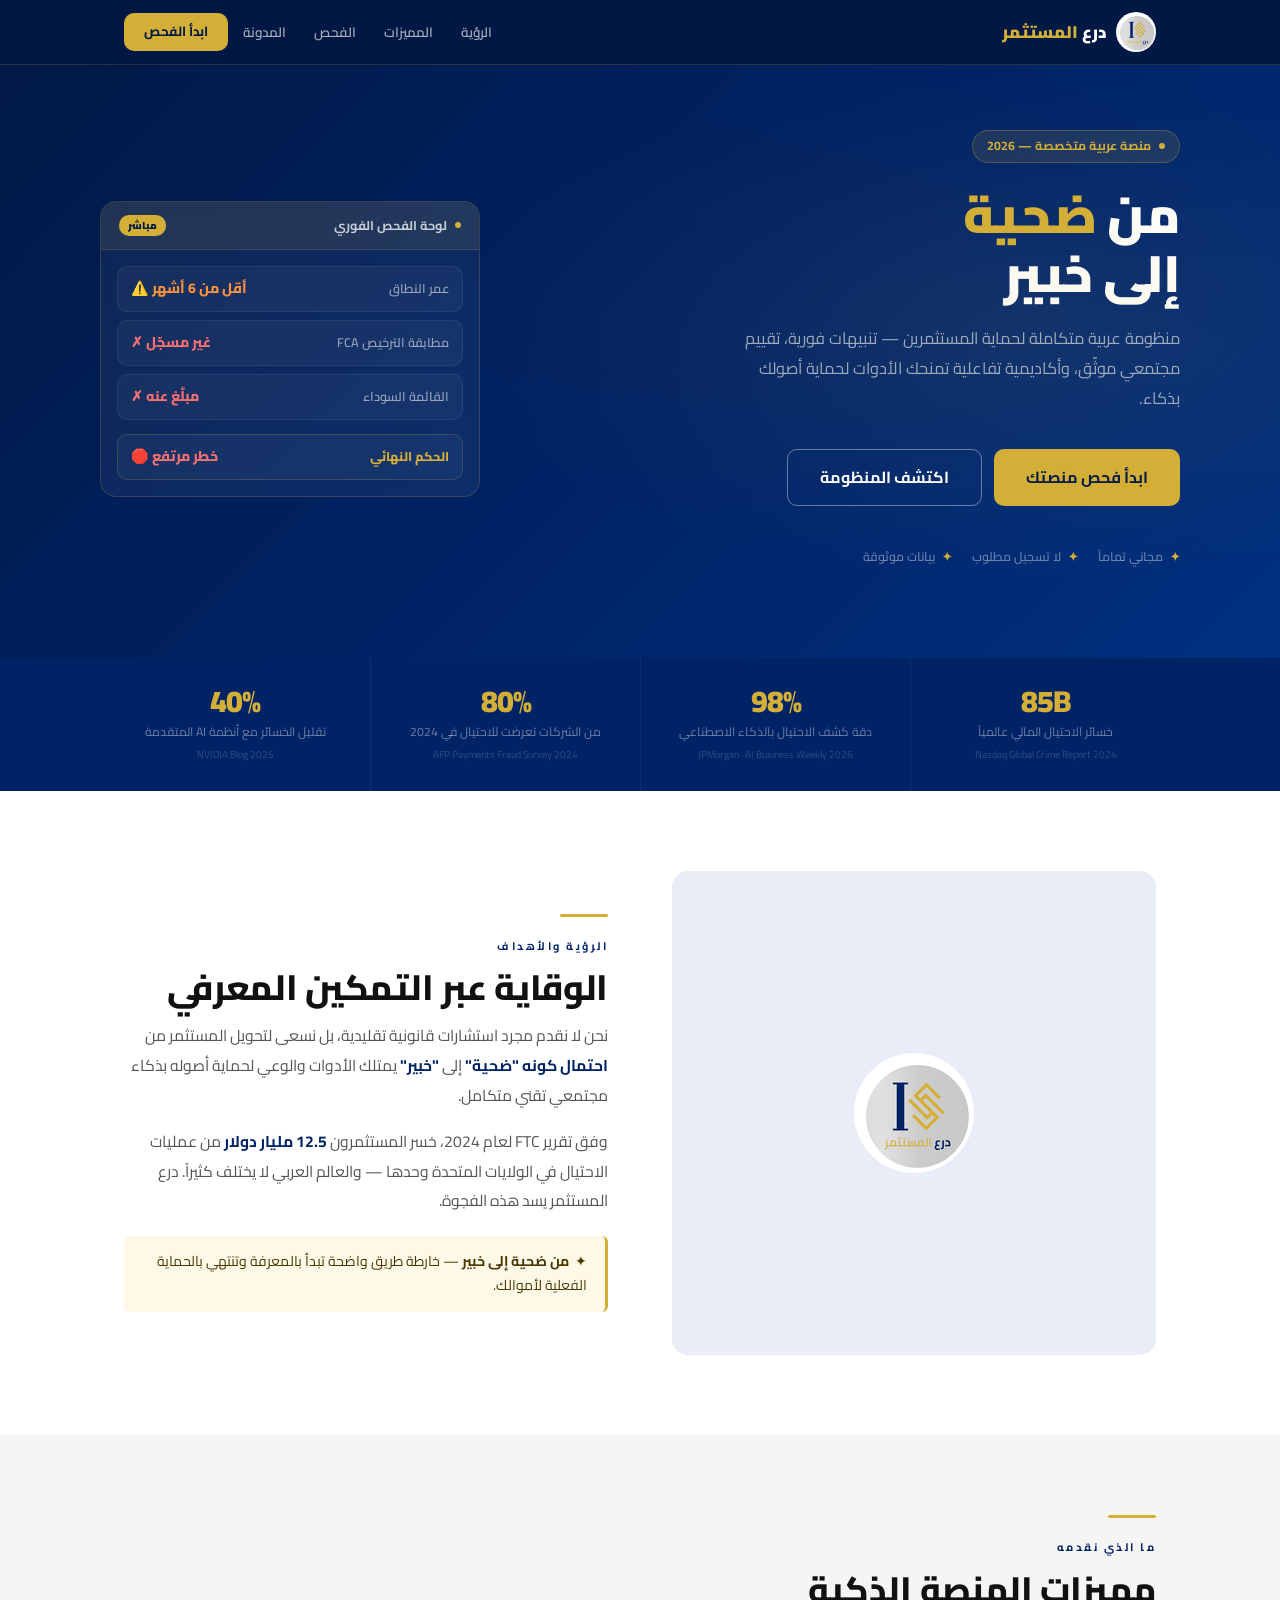
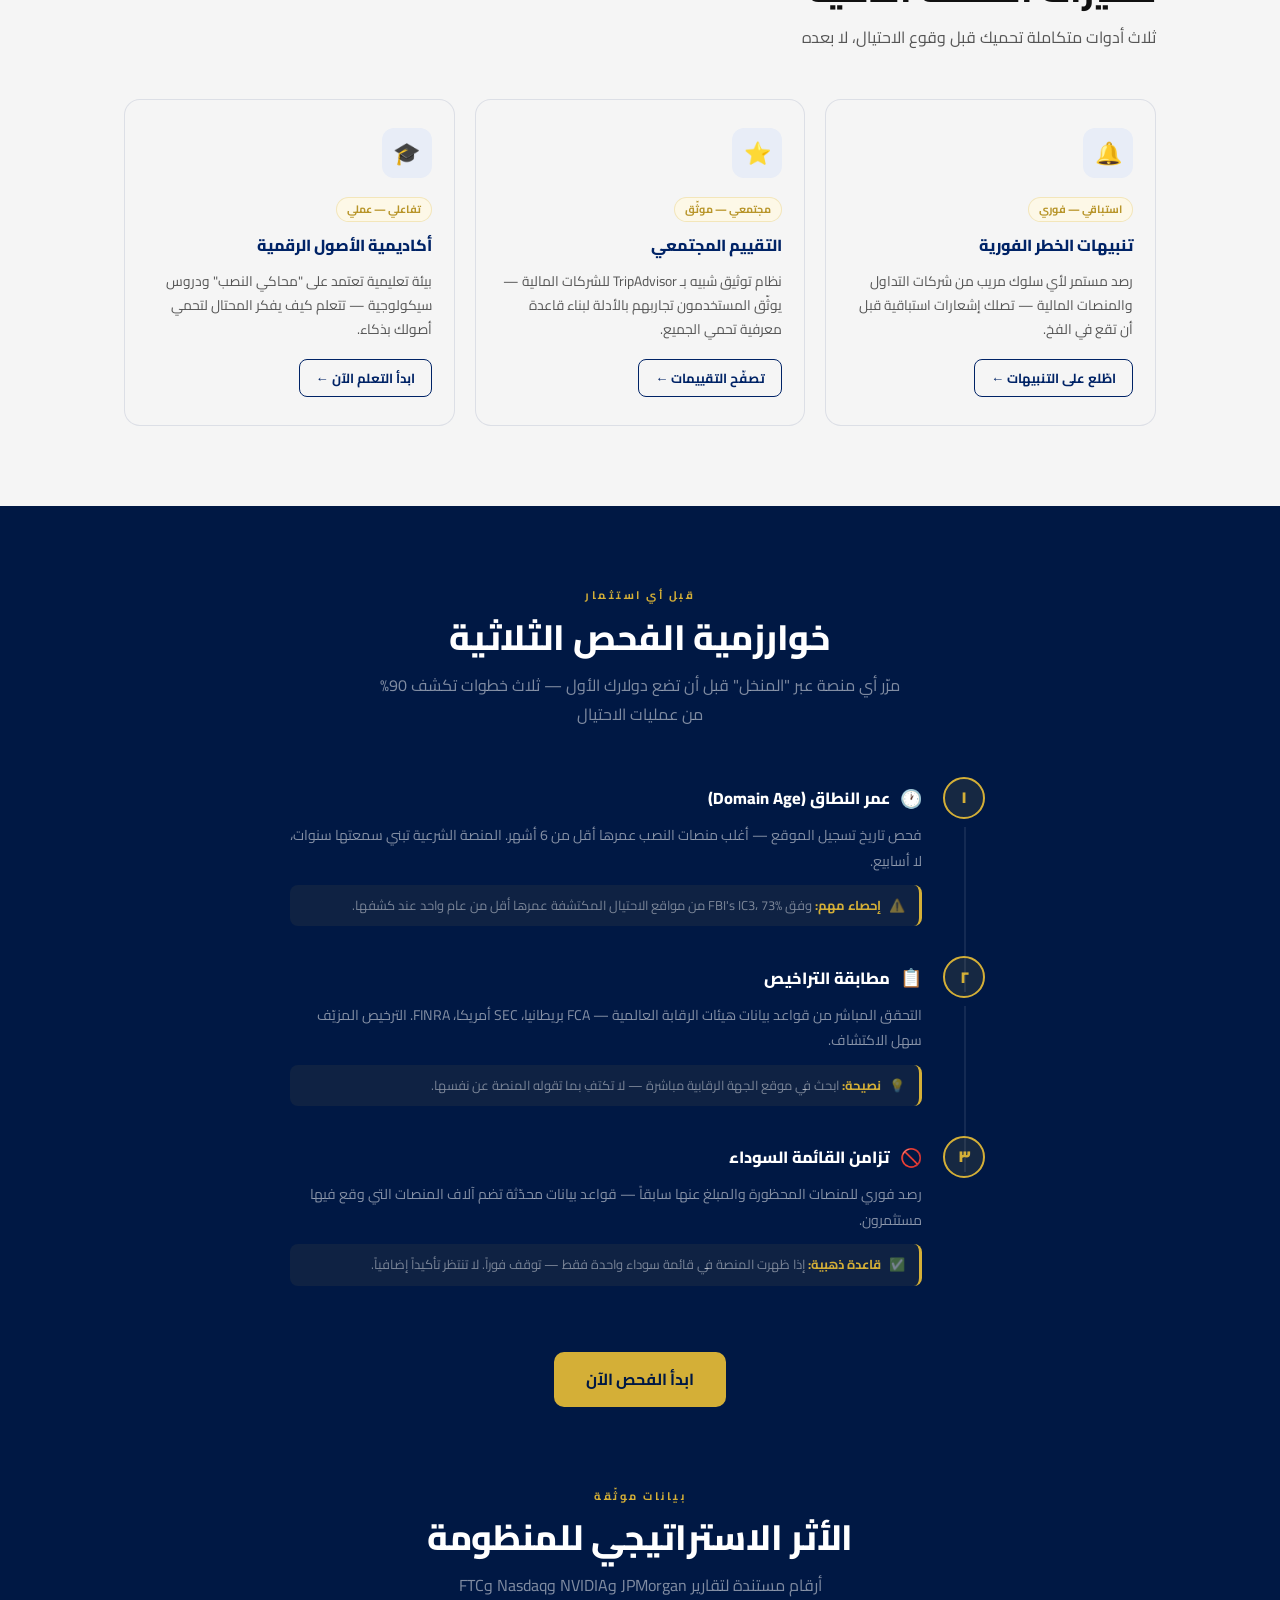
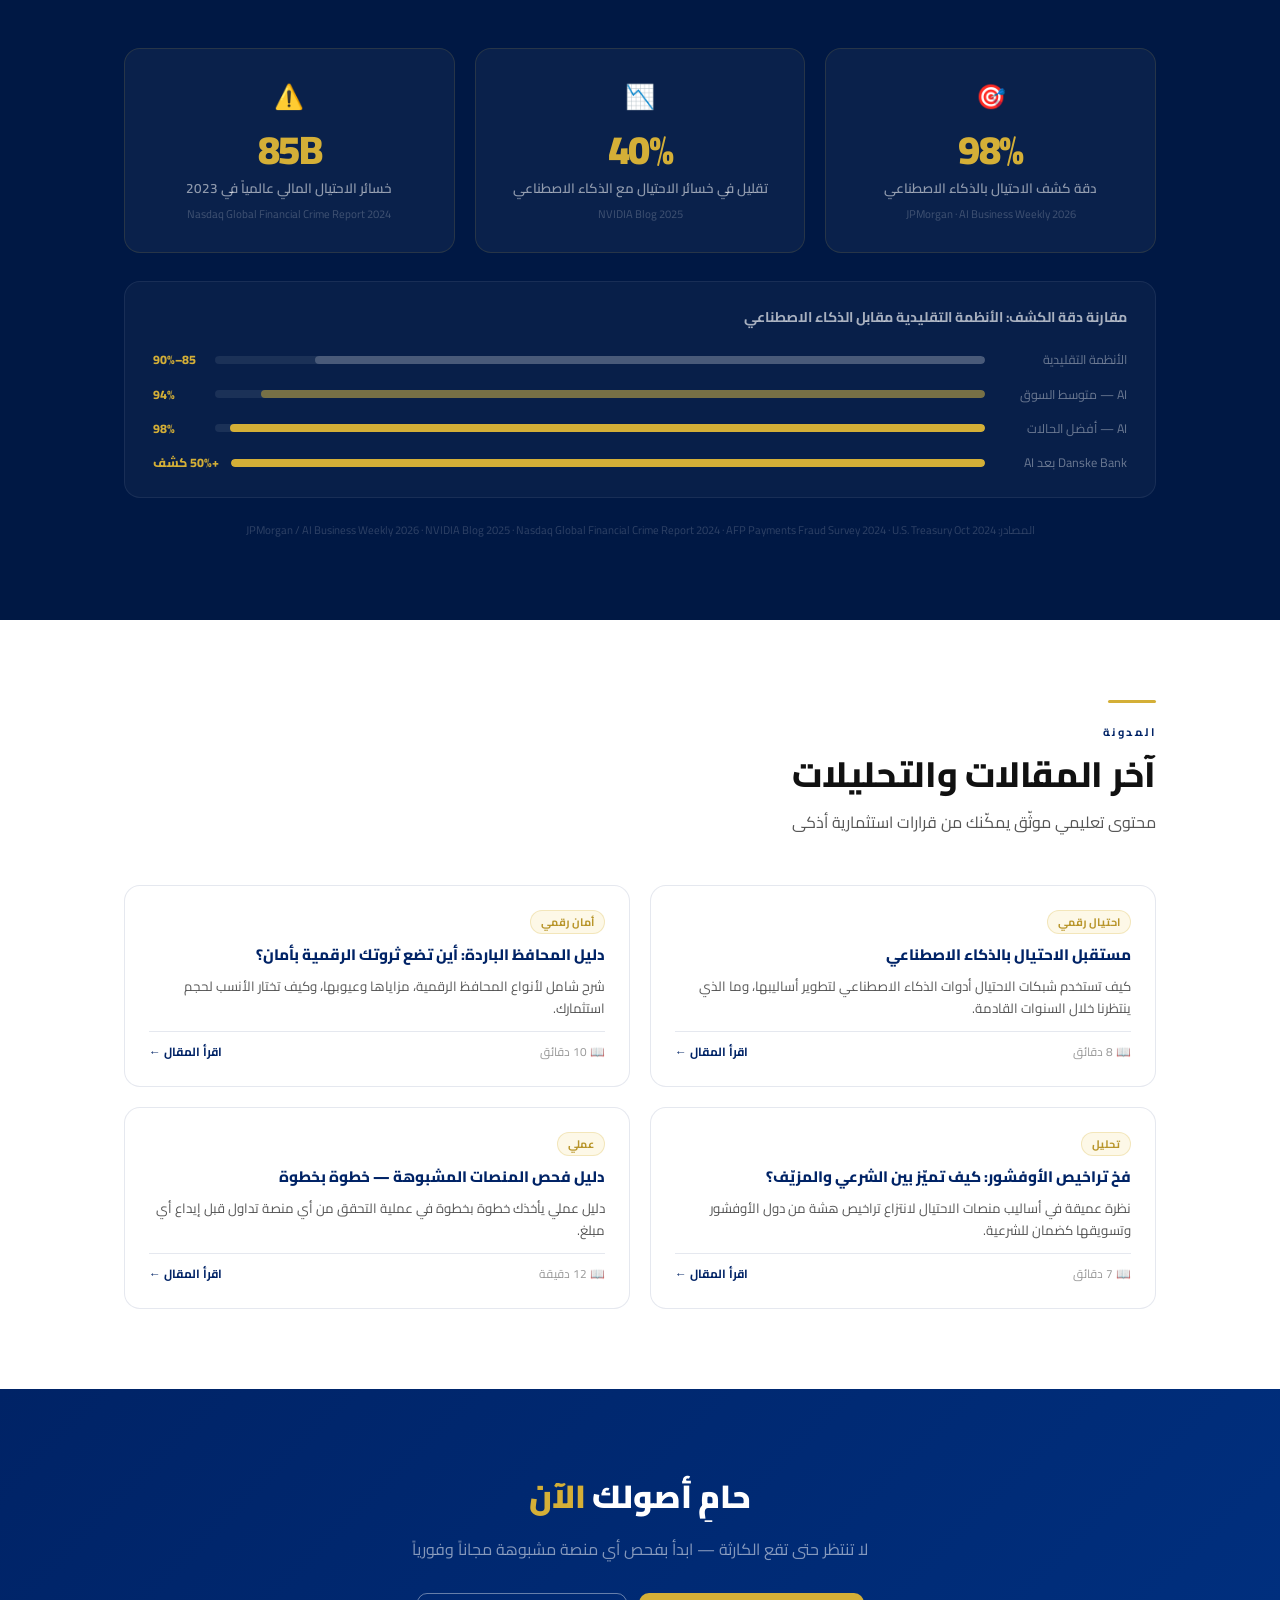
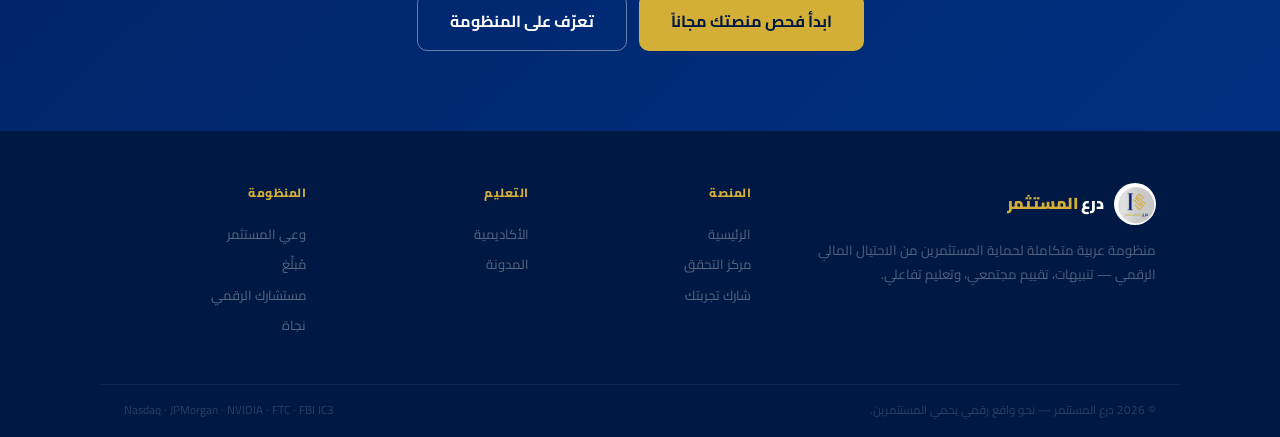
<file: index.html>
<!DOCTYPE html>
<html lang="ar" dir="rtl">
<head>
  <meta charset="UTF-8">
  <meta name="viewport" content="width=device-width, initial-scale=1.0">
  <title>درع المستثمر — من ضحية إلى خبير</title>
  <meta name="description" content="منصة عربية لحماية المستثمرين من الاحتيال المالي الرقمي — تنبيهات فورية، تقييم مجتمعي، وأكاديمية تفاعلية.">
  <meta property="og:title" content="درع المستثمر">
  <meta property="og:description" content="من ضحية إلى خبير — منظومة عربية متكاملة لحماية المستثمرين">
  <meta property="og:type" content="website">
  <meta name="robots" content="index, follow">
  <link rel="canonical" href="https://www.investorshield.net/">
  <link rel="preconnect" href="https://fonts.googleapis.com">
  <link rel="preconnect" href="https://fonts.gstatic.com" crossorigin>
  <link href="https://fonts.googleapis.com/css2?family=Cairo:wght@300;400;600;700;800;900&display=swap" rel="stylesheet">
  <style>
    :root {
      --navy:      #002366;
      --navy-d:    #001844;
      --navy-m:    #003080;
      --navy-l:    #e8edf7;
      --gold:      #d4af37;
      --gold-d:    #b8952a;
      --gold-l:    #fdf8e7;
      --bg:        #f5f5f5;
      --white:     #ffffff;
      --text:      #111111;
      --muted:     #555555;
      --border:    rgba(0,35,102,0.10);
      --r:         10px;
      --rl:        16px;
      --font:      'Cairo', sans-serif;
    }
    *, *::before, *::after { box-sizing: border-box; margin: 0; padding: 0; }
    html { scroll-behavior: smooth; }
    body { font-family: var(--font); background: var(--bg); color: var(--text); direction: rtl; line-height: 1.7; -webkit-font-smoothing: antialiased; }
    a { text-decoration: none; color: inherit; }
    img { max-width: 100%; display: block; }
    .container { max-width: 1080px; margin: 0 auto; padding: 0 24px; }
    .eyebrow { font-size: 11px; font-weight: 700; letter-spacing: 2.5px; text-transform: uppercase; color: var(--gold); display: block; margin-bottom: 10px; }
    .eyebrow-navy { color: var(--navy); }
    .section { padding: 80px 0; }
    .section-white { background: var(--white); }
    .section-dark { background: var(--navy-d); }
    .section-header { margin-bottom: 48px; }
    .section-title { font-size: clamp(1.6rem,2.8vw,2.2rem); font-weight: 800; color: var(--text); margin-bottom: 12px; letter-spacing: -0.3px; line-height: 1.25; }
    .title-light { color: var(--white); }
    .section-sub { font-size: 1rem; color: var(--muted); max-width: 520px; line-height: 1.8; }
    .sub-light { color: rgba(255,255,255,0.50); }
    .gold-bar { width: 48px; height: 3px; background: var(--gold); border-radius: 2px; margin-bottom: 20px; }

    /* BUTTONS */
    .btn { display: inline-flex; align-items: center; gap: 8px; font-family: var(--font); font-weight: 700; font-size: 0.9rem; padding: 12px 26px; border-radius: var(--r); border: none; cursor: pointer; transition: all 0.18s; white-space: nowrap; }
    .btn-gold { background: var(--gold); color: var(--navy-d); }
    .btn-gold:hover { background: var(--gold-d); transform: translateY(-1px); box-shadow: 0 6px 20px rgba(212,175,55,0.35); }
    .btn-white { background: transparent; color: var(--white); border: 1.5px solid rgba(255,255,255,0.40); }
    .btn-white:hover { background: rgba(255,255,255,0.10); border-color: var(--white); }
    .btn-navy { background: transparent; color: var(--navy); border: 1.5px solid var(--navy); }
    .btn-navy:hover { background: var(--navy); color: var(--white); }
    .btn-lg { padding: 14px 32px; font-size: 1rem; }

    /* NAV */
    .nav { position: fixed; top: 0; left: 0; right: 0; z-index: 300; background: rgba(0,24,68,0.97); backdrop-filter: blur(16px); border-bottom: 1px solid rgba(212,175,55,0.18); transition: box-shadow 0.2s; }
    .nav-inner { max-width: 1080px; margin: 0 auto; padding: 0 24px; height: 64px; display: flex; align-items: center; justify-content: space-between; }
    .nav-logo { display: flex; align-items: center; gap: 10px; }
    .nav-logo img { height: 40px; width: 40px; object-fit: contain; border-radius: 50%; }
    .nav-logo-text { font-size: 1.05rem; font-weight: 900; color: var(--white); }
    .nav-logo-text span { color: var(--gold); }
    .nav-links { display: flex; align-items: center; gap: 2px; }
    .nav-link { font-size: 0.84rem; font-weight: 600; color: rgba(255,255,255,0.65); padding: 7px 13px; border-radius: 8px; transition: all 0.15s; }
    .nav-link:hover { background: rgba(255,255,255,0.08); color: var(--white); }
    .hamburger { display: none; flex-direction: column; gap: 5px; background: none; border: none; cursor: pointer; padding: 4px; }
    .hamburger span { display: block; width: 22px; height: 2px; background: var(--white); border-radius: 2px; transition: all 0.3s; }
    .mob { display: none; flex-direction: column; background: var(--navy-d); padding: 12px 24px 18px; border-top: 1px solid rgba(255,255,255,0.07); }
    .mob a { color: rgba(255,255,255,0.72); padding: 10px 0; font-size: 0.9rem; font-weight: 600; border-bottom: 1px solid rgba(255,255,255,0.06); }
    .mob.open { display: flex; }

    /* HERO */
    .hero { background: linear-gradient(135deg, var(--navy-d) 0%, var(--navy) 55%, var(--navy-m) 100%); padding: 130px 24px 90px; position: relative; overflow: hidden; }
    .hero::before { content: ''; position: absolute; inset: 0; background: radial-gradient(ellipse 65% 55% at 80% 50%, rgba(212,175,55,0.09) 0%, transparent 70%); pointer-events: none; }
    .hero-inner { max-width: 1080px; margin: 0 auto; display: grid; grid-template-columns: 1fr 380px; gap: 60px; align-items: center; }
    .hero-chip { display: inline-flex; align-items: center; gap: 8px; background: rgba(212,175,55,0.12); border: 1px solid rgba(212,175,55,0.28); color: var(--gold); padding: 5px 14px; border-radius: 20px; font-size: 0.77rem; font-weight: 700; margin-bottom: 22px; }
    .dot { width: 6px; height: 6px; background: var(--gold); border-radius: 50%; animation: pulse 2s ease-in-out infinite; }
    @keyframes pulse { 0%,100%{opacity:1} 50%{opacity:0.3} }
    .hero h1 { font-size: clamp(2rem,4vw,3.2rem); font-weight: 900; color: var(--white); line-height: 1.15; margin-bottom: 20px; letter-spacing: -0.5px; }
    .hero h1 span { color: var(--gold); }
    .hero-sub { font-size: 1.02rem; color: rgba(255,255,255,0.60); line-height: 1.85; margin-bottom: 36px; max-width: 460px; }
    .hero-actions { display: flex; gap: 12px; flex-wrap: wrap; margin-bottom: 40px; }
    .hero-trust { display: flex; gap: 20px; flex-wrap: wrap; }
    .trust-item { display: flex; align-items: center; gap: 7px; font-size: 0.78rem; color: rgba(255,255,255,0.40); font-weight: 600; }
    .t-icon { color: var(--gold); font-size: 12px; }

    /* Hero card */
    .hcard { background: rgba(255,255,255,0.05); border: 1px solid rgba(212,175,55,0.20); border-radius: var(--rl); overflow: hidden; backdrop-filter: blur(8px); }
    .hcard-head { background: rgba(212,175,55,0.10); border-bottom: 1px solid rgba(212,175,55,0.15); padding: 13px 18px; display: flex; align-items: center; justify-content: space-between; }
    .hcard-title { color: rgba(255,255,255,0.75); font-size: 0.79rem; font-weight: 700; display: flex; align-items: center; gap: 8px; }
    .hcard-badge { background: var(--gold); color: var(--navy-d); font-size: 0.63rem; font-weight: 900; padding: 2px 9px; border-radius: 10px; }
    .hcard-body { padding: 16px; display: flex; flex-direction: column; gap: 8px; }
    .hstat { display: flex; align-items: center; justify-content: space-between; padding: 10px 13px; border-radius: var(--r); background: rgba(255,255,255,0.04); border: 1px solid rgba(255,255,255,0.07); }
    .hstat-lbl { font-size: 0.79rem; color: rgba(255,255,255,0.55); font-weight: 600; }
    .hstat-val { font-size: 0.88rem; font-weight: 800; }
    .val-warn { color: #fb923c; }
    .val-bad  { color: #f87171; }
    .val-gold { color: var(--gold); }
    .hstat-final { margin-top: 6px; border-color: rgba(212,175,55,0.20) !important; }

    /* STATS STRIP */
    .stats-strip { background: var(--navy); }
    .stats-inner { max-width: 1080px; margin: 0 auto; display: grid; grid-template-columns: repeat(4,1fr); }
    .stat-b { padding: 28px 16px; text-align: center; border-left: 1px solid rgba(255,255,255,0.06); }
    .stat-b:last-child { border-left: none; }
    .stat-n { font-size: 1.9rem; font-weight: 900; color: var(--gold); letter-spacing: -1px; line-height: 1; margin-bottom: 7px; }
    .stat-l { font-size: 0.76rem; color: rgba(255,255,255,0.42); line-height: 1.55; }
    .stat-s { font-size: 0.63rem; color: rgba(255,255,255,0.18); margin-top: 4px; }

    /* VISION */
    .vision-grid { display: grid; grid-template-columns: 1fr 1fr; gap: 64px; align-items: center; }
    .vision-img { background: var(--navy-l); border-radius: var(--rl); display: flex; align-items: center; justify-content: center; padding: 48px; aspect-ratio: 1; }
    .vision-img img { max-height: 200px; border-radius: 50%; }
    .vision-text p { font-size: 0.98rem; color: var(--muted); line-height: 1.9; margin-bottom: 16px; }
    .vision-text p strong { color: var(--navy); }
    .vision-hl { background: var(--gold-l); border-right: 3px solid var(--gold); border-radius: 6px; padding: 14px 18px; margin-top: 20px; font-size: 0.88rem; color: #4a3800; line-height: 1.7; }

    /* FEATURES */
    .features-grid { display: grid; grid-template-columns: repeat(3,1fr); gap: 20px; }
    .fcard { background: var(--bg); border: 1px solid var(--border); border-radius: var(--rl); padding: 28px 22px; position: relative; overflow: hidden; transition: all 0.22s; }
    .fcard:hover { transform: translateY(-4px); box-shadow: 0 12px 36px rgba(0,35,102,0.12); border-color: var(--gold); }
    .fcard::before { content:''; position:absolute; top:0; left:0; right:0; height:3px; background:var(--gold); border-radius:var(--rl) var(--rl) 0 0; transform:scaleX(0); transition:transform 0.22s; transform-origin:right; }
    .fcard:hover::before { transform:scaleX(1); }
    .ficon { width: 50px; height: 50px; border-radius: 12px; background: var(--navy-l); display: flex; align-items: center; justify-content: center; font-size: 22px; margin-bottom: 16px; }
    .fbadge { font-size: 0.67rem; font-weight: 700; padding: 2px 10px; border-radius: 20px; background: var(--gold-l); color: var(--gold-d); border: 1px solid rgba(212,175,55,0.25); display: inline-block; margin-bottom: 10px; }
    .fcard h3 { font-size: 1rem; font-weight: 800; color: var(--navy); margin-bottom: 10px; }
    .fcard p { font-size: 0.86rem; color: var(--muted); line-height: 1.75; margin-bottom: 18px; }
    .flink { display: inline-flex; align-items: center; gap: 6px; font-size: 0.82rem; font-weight: 700; color: var(--navy); border: 1.5px solid var(--navy); padding: 7px 16px; border-radius: 8px; transition: all 0.15s; font-family: var(--font); }
    .flink:hover { background: var(--navy); color: var(--white); }

    /* ALGORITHM */
    .algo-wrap { max-width: 700px; margin: 0 auto; }
    .algo-steps { display: flex; flex-direction: column; }
    .astep { display: grid; grid-template-columns: 52px 1fr; position: relative; }
    .astep:not(:last-child)::after { content:''; position:absolute; top:50px; right:24px; width:2px; height:calc(100% - 14px); background:rgba(255,255,255,0.08); }
    .aleft { display: flex; justify-content: center; }
    .anum { width: 42px; height: 42px; border-radius: 50%; display: flex; align-items: center; justify-content: center; font-size: 16px; font-weight: 900; border: 2px solid var(--gold); background: rgba(212,175,55,0.10); color: var(--gold); position: relative; z-index: 1; flex-shrink: 0; }
    .aright { padding: 0 0 30px; margin-right: 16px; }
    .atitle-row { display: flex; align-items: center; gap: 10px; margin-bottom: 9px; margin-top: 7px; }
    .aemoji { font-size: 18px; }
    .atitle { font-size: 1.02rem; font-weight: 800; color: var(--white); }
    .adesc { font-size: 0.88rem; color: rgba(255,255,255,0.52); line-height: 1.8; margin-bottom: 11px; }
    .afact { background: rgba(212,175,55,0.07); border-right: 3px solid var(--gold); border-radius: 8px; padding: 10px 14px; font-size: 0.81rem; color: rgba(255,255,255,0.45); line-height: 1.65; display: flex; align-items: flex-start; gap: 8px; }
    .afact strong { color: var(--gold); }
    .algo-cta { text-align: center; margin-top: 36px; }

    /* METRICS */
    .metrics-grid { display: grid; grid-template-columns: repeat(3,1fr); gap: 20px; margin-bottom: 28px; }
    .mcard { background: rgba(255,255,255,0.04); border: 1px solid rgba(212,175,55,0.14); border-radius: var(--rl); padding: 28px 20px; text-align: center; transition: all 0.2s; }
    .mcard:hover { border-color: var(--gold); background: rgba(212,175,55,0.06); }
    .micon { font-size: 24px; margin-bottom: 12px; }
    .mnum { font-size: 2.5rem; font-weight: 900; color: var(--gold); letter-spacing: -1.5px; line-height: 1; margin-bottom: 8px; }
    .mlbl { font-size: 0.84rem; color: rgba(255,255,255,0.55); line-height: 1.6; margin-bottom: 5px; font-weight: 600; }
    .msrc { font-size: 0.70rem; color: rgba(255,255,255,0.22); }
    .bars-wrap { background: rgba(255,255,255,0.03); border: 1px solid rgba(255,255,255,0.07); border-radius: var(--rl); padding: 24px 28px; }
    .btitle { font-size: 0.88rem; font-weight: 700; color: rgba(255,255,255,0.65); margin-bottom: 20px; }
    .brow { display: flex; align-items: center; gap: 12px; margin-bottom: 13px; }
    .brow:last-child { margin-bottom: 0; }
    .blbl { font-size: 0.78rem; color: rgba(255,255,255,0.40); min-width: 130px; text-align: right; flex-shrink: 0; }
    .btrack { flex: 1; height: 8px; background: rgba(255,255,255,0.08); border-radius: 8px; overflow: hidden; }
    .bfill { height: 8px; border-radius: 8px; }
    .bval { font-size: 0.78rem; font-weight: 800; color: var(--gold); min-width: 50px; text-align: left; }
    .msources { text-align: center; font-size: 0.70rem; color: rgba(255,255,255,0.18); margin-top: 22px; line-height: 1.8; }

    /* BLOG */
    .blog-grid { display: grid; grid-template-columns: repeat(2,1fr); gap: 20px; }
    .bcard { background: var(--white); border: 1px solid var(--border); border-radius: var(--rl); padding: 24px; transition: all 0.2s; display: flex; flex-direction: column; gap: 10px; }
    .bcard:hover { box-shadow: 0 6px 24px rgba(0,35,102,0.10); transform: translateY(-2px); border-color: var(--gold); }
    .btag { font-size: 0.68rem; font-weight: 700; padding: 2px 10px; border-radius: 20px; display: inline-block; align-self: flex-start; background: var(--gold-l); color: var(--gold-d); border: 1px solid rgba(212,175,55,0.25); }
    .bcard h3 { font-size: 0.95rem; font-weight: 800; color: var(--navy); line-height: 1.4; }
    .bcard p { font-size: 0.83rem; color: var(--muted); line-height: 1.7; flex: 1; }
    .bmeta { display: flex; justify-content: space-between; align-items: center; font-size: 0.74rem; color: #999; padding-top: 10px; border-top: 1px solid var(--border); margin-top: auto; }
    .blink { color: var(--navy); font-weight: 700; }
    .blink:hover { color: var(--gold-d); }

    /* CTA */
    .cta-section { background: linear-gradient(135deg, var(--navy) 0%, var(--navy-m) 100%); padding: 80px 24px; text-align: center; }
    .cta-section h2 { font-size: clamp(1.6rem,2.5vw,2.2rem); font-weight: 900; color: var(--white); margin-bottom: 12px; letter-spacing: -0.3px; }
    .cta-section h2 span { color: var(--gold); }
    .cta-section p { color: rgba(255,255,255,0.52); font-size: 1rem; margin-bottom: 30px; line-height: 1.75; }
    .cta-actions { display: flex; gap: 12px; justify-content: center; flex-wrap: wrap; }

    /* FOOTER */
    .footer { background: var(--navy-d); padding: 52px 0 0; }
    .footer-inner { max-width: 1080px; margin: 0 auto; padding: 0 24px 44px; display: grid; grid-template-columns: 2fr 1fr 1fr 1fr; gap: 40px; border-bottom: 1px solid rgba(255,255,255,0.06); }
    .footer-logo { display: flex; align-items: center; gap: 10px; margin-bottom: 14px; }
    .footer-logo img { height: 42px; width: 42px; object-fit: contain; border-radius: 50%; }
    .footer-logo-text { font-size: 1rem; font-weight: 900; color: var(--white); }
    .footer-logo-text span { color: var(--gold); }
    .footer-brand p { font-size: 0.83rem; color: rgba(255,255,255,0.32); line-height: 1.8; }
    .footer-col h4 { font-size: 0.75rem; font-weight: 800; color: var(--gold); margin-bottom: 16px; letter-spacing: 0.5px; text-transform: uppercase; }
    .footer-col a { display: block; font-size: 0.82rem; color: rgba(255,255,255,0.35); padding: 4px 0; transition: color 0.15s; }
    .footer-col a:hover { color: var(--gold); }
    .footer-bottom { max-width: 1080px; margin: 0 auto; padding: 16px 24px; display: flex; justify-content: space-between; flex-wrap: wrap; gap: 8px; font-size: 0.73rem; color: rgba(255,255,255,0.17); }

    /* REVEAL */
    .reveal { opacity: 0; transform: translateY(20px); transition: opacity 0.5s ease, transform 0.5s ease; }
    .reveal.on { opacity: 1; transform: none; }

    /* RESPONSIVE */
    @media(max-width:960px){
      .hero-inner{grid-template-columns:1fr;}
      .hcard{display:none;}
      .vision-grid{grid-template-columns:1fr;}
      .vision-img{display:none;}
      .features-grid{grid-template-columns:1fr;}
      .metrics-grid{grid-template-columns:1fr;}
      .stats-inner{grid-template-columns:repeat(2,1fr);}
      .footer-inner{grid-template-columns:1fr 1fr;}
      .blog-grid{grid-template-columns:1fr;}
    }
    @media(max-width:640px){
      .nav-links{display:none;}
      .hamburger{display:flex;}
      .hero{padding:110px 24px 60px;}
      .section{padding:56px 0;}
      .hero-actions{flex-direction:column;}
      .cta-actions{flex-direction:column;align-items:center;}
      .stats-inner{grid-template-columns:1fr;}
      .footer-inner{grid-template-columns:1fr;}
      .blbl{min-width:90px;font-size:0.70rem;}
    }
    @media(prefers-reduced-motion:reduce){*,*::before,*::after{animation:none!important;transition:none!important;}}
  </style>
</head>
<body>

<!-- NAV -->
<nav class="nav" id="nav">
  <div class="nav-inner">
    <a href="#" class="nav-logo">
      <img src="assets/logo.png" alt="درع المستثمر">
      <span class="nav-logo-text">درع <span>المستثمر</span></span>
    </a>
    <div class="nav-links">
      <a href="#vision" class="nav-link">الرؤية</a>
      <a href="#features" class="nav-link">المميزات</a>
      <a href="#algorithm" class="nav-link">الفحص</a>
      <a href="#blog" class="nav-link">المدونة</a>
      <a href="#cta" class="btn btn-gold" style="padding:8px 20px;font-size:0.83rem;">ابدأ الفحص</a>
    </div>
    <button class="hamburger" id="hbg" aria-label="القائمة">
      <span></span><span></span><span></span>
    </button>
  </div>
  <div class="mob" id="mob">
    <a href="#vision">الرؤية</a>
    <a href="#features">المميزات</a>
    <a href="#algorithm">خوارزمية الفحص</a>
    <a href="#blog">المدونة</a>
    <a href="#cta">ابدأ الفحص الآن</a>
  </div>
</nav>

<!-- HERO -->
<section class="hero">
  <div class="hero-inner">
    <div>
      <div class="hero-chip"><span class="dot"></span>منصة عربية متخصصة — 2026</div>
      <h1>من <span>ضحية</span><br>إلى خبير</h1>
      <p class="hero-sub">منظومة عربية متكاملة لحماية المستثمرين — تنبيهات فورية، تقييم مجتمعي موثّق، وأكاديمية تفاعلية تمنحك الأدوات لحماية أصولك بذكاء.</p>
      <div class="hero-actions">
        <a href="#algorithm" class="btn btn-gold btn-lg">ابدأ فحص منصتك</a>
        <a href="#features" class="btn btn-white btn-lg">اكتشف المنظومة</a>
      </div>
      <div class="hero-trust">
        <span class="trust-item"><span class="t-icon">✦</span>مجاني تماماً</span>
        <span class="trust-item"><span class="t-icon">✦</span>لا تسجيل مطلوب</span>
        <span class="trust-item"><span class="t-icon">✦</span>بيانات موثوقة</span>
      </div>
    </div>
    <div class="hcard">
      <div class="hcard-head">
        <div class="hcard-title"><span class="dot"></span>لوحة الفحص الفوري</div>
        <span class="hcard-badge">مباشر</span>
      </div>
      <div class="hcard-body">
        <div class="hstat"><span class="hstat-lbl">عمر النطاق</span><span class="hstat-val val-warn">أقل من 6 أشهر ⚠️</span></div>
        <div class="hstat"><span class="hstat-lbl">مطابقة الترخيص FCA</span><span class="hstat-val val-bad">غير مسجّل ✗</span></div>
        <div class="hstat"><span class="hstat-lbl">القائمة السوداء</span><span class="hstat-val val-bad">مبلَّغ عنه ✗</span></div>
        <div class="hstat hstat-final"><span class="hstat-lbl val-gold" style="color:var(--gold);font-weight:800;">الحكم النهائي</span><span class="hstat-val val-bad">خطر مرتفع 🛑</span></div>
      </div>
    </div>
  </div>
</section>

<!-- STATS -->
<div class="stats-strip">
  <div class="stats-inner">
    <div class="stat-b">
      <div class="stat-n">85B</div>
      <div class="stat-l">خسائر الاحتيال المالي عالمياً</div>
      <div class="stat-s">Nasdaq Global Crime Report 2024</div>
    </div>
    <div class="stat-b">
      <div class="stat-n">98%</div>
      <div class="stat-l">دقة كشف الاحتيال بالذكاء الاصطناعي</div>
      <div class="stat-s">JPMorgan · AI Business Weekly 2026</div>
    </div>
    <div class="stat-b">
      <div class="stat-n">80%</div>
      <div class="stat-l">من الشركات تعرضت للاحتيال في 2024</div>
      <div class="stat-s">AFP Payments Fraud Survey 2024</div>
    </div>
    <div class="stat-b">
      <div class="stat-n">40%</div>
      <div class="stat-l">تقليل الخسائر مع أنظمة AI المتقدمة</div>
      <div class="stat-s">NVIDIA Blog 2025</div>
    </div>
  </div>
</div>

<!-- VISION -->
<section class="section section-white" id="vision">
  <div class="container">
    <div class="vision-grid">
      <div class="vision-img reveal">
        <img src="assets/logo.png" alt="درع المستثمر">
      </div>
      <div class="reveal">
        <div class="gold-bar"></div>
        <span class="eyebrow eyebrow-navy">الرؤية والأهداف</span>
        <h2 class="section-title">الوقاية عبر التمكين المعرفي</h2>
        <div class="vision-text">
          <p>نحن لا نقدم مجرد استشارات قانونية تقليدية، بل نسعى لتحويل المستثمر من <strong>احتمال كونه "ضحية"</strong> إلى <strong>"خبير"</strong> يمتلك الأدوات والوعي لحماية أصوله بذكاء مجتمعي تقني متكامل.</p>
          <p>وفق تقرير FTC لعام 2024، خسر المستثمرون <strong>12.5 مليار دولار</strong> من عمليات الاحتيال في الولايات المتحدة وحدها — والعالم العربي لا يختلف كثيراً. درع المستثمر يسد هذه الفجوة.</p>
          <div class="vision-hl">✦ &nbsp;<strong>من ضحية إلى خبير</strong> — خارطة طريق واضحة تبدأ بالمعرفة وتنتهي بالحماية الفعلية لأموالك.</div>
        </div>
      </div>
    </div>
  </div>
</section>

<!-- FEATURES -->
<section class="section" id="features">
  <div class="container">
    <div class="section-header">
      <div class="gold-bar"></div>
      <span class="eyebrow eyebrow-navy">ما الذي نقدمه</span>
      <h2 class="section-title">مميزات المنصة الذكية</h2>
      <p class="section-sub">ثلاث أدوات متكاملة تحميك قبل وقوع الاحتيال، لا بعده</p>
    </div>
    <div class="features-grid">
      <div class="fcard reveal">
        <div class="ficon">🔔</div>
        <span class="fbadge">استباقي — فوري</span>
        <h3>تنبيهات الخطر الفورية</h3>
        <p>رصد مستمر لأي سلوك مريب من شركات التداول والمنصات المالية — تصلك إشعارات استباقية قبل أن تقع في الفخ.</p>
        <a href="https://www.investorshield.net/مركز-التحقق-والإرشاد" class="flink">اطّلع على التنبيهات ←</a>
      </div>
      <div class="fcard reveal">
        <div class="ficon">⭐</div>
        <span class="fbadge">مجتمعي — موثّق</span>
        <h3>التقييم المجتمعي</h3>
        <p>نظام توثيق شبيه بـ TripAdvisor للشركات المالية — يوثّق المستخدمون تجاربهم بالأدلة لبناء قاعدة معرفية تحمي الجميع.</p>
        <a href="https://www.investorshield.net/شارك-تجربتك" class="flink">تصفّح التقييمات ←</a>
      </div>
      <div class="fcard reveal">
        <div class="ficon">🎓</div>
        <span class="fbadge">تفاعلي — عملي</span>
        <h3>أكاديمية الأصول الرقمية</h3>
        <p>بيئة تعليمية تعتمد على "محاكي النصب" ودروس سيكولوجية — تتعلم كيف يفكر المحتال لتحمي أصولك بذكاء.</p>
        <a href="https://www.investorshield.net/أكاديمية-الأصول-الرقمية" class="flink">ابدأ التعلم الآن ←</a>
      </div>
    </div>
  </div>
</section>

<!-- ALGORITHM -->
<section class="section section-dark" id="algorithm">
  <div class="container">
    <div class="section-header" style="text-align:center;">
      <span class="eyebrow">قبل أي استثمار</span>
      <h2 class="section-title title-light">خوارزمية الفحص الثلاثية</h2>
      <p class="section-sub sub-light" style="margin:0 auto;">مرّر أي منصة عبر "المنخل" قبل أن تضع دولارك الأول — ثلاث خطوات تكشف 90% من عمليات الاحتيال</p>
    </div>
    <div class="algo-wrap">
      <div class="algo-steps">
        <div class="astep reveal">
          <div class="aleft"><div class="anum">١</div></div>
          <div class="aright">
            <div class="atitle-row"><span class="aemoji">🕐</span><span class="atitle">عمر النطاق (Domain Age)</span></div>
            <p class="adesc">فحص تاريخ تسجيل الموقع — أغلب منصات النصب عمرها أقل من 6 أشهر. المنصة الشرعية تبني سمعتها سنوات، لا أسابيع.</p>
            <div class="afact"><span>⚠️</span><span><strong>إحصاء مهم:</strong> وفق FBI's IC3، 73% من مواقع الاحتيال المكتشفة عمرها أقل من عام واحد عند كشفها.</span></div>
          </div>
        </div>
        <div class="astep reveal">
          <div class="aleft"><div class="anum">٢</div></div>
          <div class="aright">
            <div class="atitle-row"><span class="aemoji">📋</span><span class="atitle">مطابقة التراخيص</span></div>
            <p class="adesc">التحقق المباشر من قواعد بيانات هيئات الرقابة العالمية — FCA بريطانيا، SEC أمريكا، FINRA. الترخيص المزيّف سهل الاكتشاف.</p>
            <div class="afact"><span>💡</span><span><strong>نصيحة:</strong> ابحث في موقع الجهة الرقابية مباشرة — لا تكتفِ بما تقوله المنصة عن نفسها.</span></div>
          </div>
        </div>
        <div class="astep reveal">
          <div class="aleft"><div class="anum">٣</div></div>
          <div class="aright">
            <div class="atitle-row"><span class="aemoji">🚫</span><span class="atitle">تزامن القائمة السوداء</span></div>
            <p class="adesc">رصد فوري للمنصات المحظورة والمبلغ عنها سابقاً — قواعد بيانات محدّثة تضم آلاف المنصات التي وقع فيها مستثمرون.</p>
            <div class="afact"><span>✅</span><span><strong>قاعدة ذهبية:</strong> إذا ظهرت المنصة في قائمة سوداء واحدة فقط — توقف فوراً. لا تنتظر تأكيداً إضافياً.</span></div>
          </div>
        </div>
      </div>
      <div class="algo-cta">
        <a href="https://www.investorshield.net/مركز-التحقق-والإرشاد" class="btn btn-gold btn-lg">ابدأ الفحص الآن</a>
      </div>
    </div>
  </div>
</section>

<!-- METRICS -->
<section class="section section-dark" style="padding-top:0;" id="metrics">
  <div class="container">
    <div class="section-header" style="text-align:center;">
      <span class="eyebrow">بيانات موثّقة</span>
      <h2 class="section-title title-light">الأثر الاستراتيجي للمنظومة</h2>
      <p class="section-sub sub-light" style="margin:0 auto;">أرقام مستندة لتقارير JPMorgan وNVIDIA وNasdaq وFTC</p>
    </div>
    <div class="metrics-grid">
      <div class="mcard reveal"><div class="micon">🎯</div><div class="mnum">98%</div><div class="mlbl">دقة كشف الاحتيال بالذكاء الاصطناعي</div><div class="msrc">JPMorgan · AI Business Weekly 2026</div></div>
      <div class="mcard reveal"><div class="micon">📉</div><div class="mnum">40%</div><div class="mlbl">تقليل في خسائر الاحتيال مع الذكاء الاصطناعي</div><div class="msrc">NVIDIA Blog 2025</div></div>
      <div class="mcard reveal"><div class="micon">⚠️</div><div class="mnum">85B</div><div class="mlbl">خسائر الاحتيال المالي عالمياً في 2023</div><div class="msrc">Nasdaq Global Financial Crime Report 2024</div></div>
    </div>
    <div class="bars-wrap reveal">
      <p class="btitle">مقارنة دقة الكشف: الأنظمة التقليدية مقابل الذكاء الاصطناعي</p>
      <div class="brow"><span class="blbl">الأنظمة التقليدية</span><div class="btrack"><div class="bfill" style="width:87%;background:rgba(255,255,255,0.20);"></div></div><span class="bval">85–90%</span></div>
      <div class="brow"><span class="blbl">AI — متوسط السوق</span><div class="btrack"><div class="bfill" style="width:94%;background:rgba(212,175,55,0.50);"></div></div><span class="bval">94%</span></div>
      <div class="brow"><span class="blbl">AI — أفضل الحالات</span><div class="btrack"><div class="bfill" style="width:98%;background:var(--gold);"></div></div><span class="bval">98%</span></div>
      <div class="brow"><span class="blbl">Danske Bank بعد AI</span><div class="btrack"><div class="bfill" style="width:100%;background:var(--gold);"></div></div><span class="bval">+50% كشف</span></div>
    </div>
    <p class="msources">المصادر: JPMorgan / AI Business Weekly 2026 · NVIDIA Blog 2025 · Nasdaq Global Financial Crime Report 2024 · AFP Payments Fraud Survey 2024 · U.S. Treasury Oct 2024</p>
  </div>
</section>

<!-- BLOG -->
<section class="section section-white" id="blog">
  <div class="container">
    <div class="section-header">
      <div class="gold-bar"></div>
      <span class="eyebrow eyebrow-navy">المدونة</span>
      <h2 class="section-title">آخر المقالات والتحليلات</h2>
      <p class="section-sub">محتوى تعليمي موثّق يمكّنك من قرارات استثمارية أذكى</p>
    </div>
    <div class="blog-grid">
      <a href="https://www.investorshield.net/المدونة/مستقبل-الاحتيال-بالذكاء-الاصطناعي" class="bcard reveal">
        <span class="btag">احتيال رقمي</span>
        <h3>مستقبل الاحتيال بالذكاء الاصطناعي</h3>
        <p>كيف تستخدم شبكات الاحتيال أدوات الذكاء الاصطناعي لتطوير أساليبها، وما الذي ينتظرنا خلال السنوات القادمة.</p>
        <div class="bmeta"><span>📖 8 دقائق</span><span class="blink">اقرأ المقال ←</span></div>
      </a>
      <a href="https://www.investorshield.net/المدونة/دليل-المحافظ-الباردة-hardware-wallets-أين-تضع-ثروتك-الرقمية-بأمان" class="bcard reveal">
        <span class="btag">أمان رقمي</span>
        <h3>دليل المحافظ الباردة: أين تضع ثروتك الرقمية بأمان؟</h3>
        <p>شرح شامل لأنواع المحافظ الرقمية، مزاياها وعيوبها، وكيف تختار الأنسب لحجم استثمارك.</p>
        <div class="bmeta"><span>📖 10 دقائق</span><span class="blink">اقرأ المقال ←</span></div>
      </a>
      <a href="https://www.investorshield.net/المدونة/فخ-تراخيص-الأوفشور" class="bcard reveal">
        <span class="btag">تحليل</span>
        <h3>فخ تراخيص الأوفشور: كيف تميّز بين الشرعي والمزيّف؟</h3>
        <p>نظرة عميقة في أساليب منصات الاحتيال لانتزاع تراخيص هشة من دول الأوفشور وتسويقها كضمان للشرعية.</p>
        <div class="bmeta"><span>📖 7 دقائق</span><span class="blink">اقرأ المقال ←</span></div>
      </a>
      <a href="https://www.investorshield.net/المدونة/دليل-فحص-المنصات-المشبوهة" class="bcard reveal">
        <span class="btag">عملي</span>
        <h3>دليل فحص المنصات المشبوهة — خطوة بخطوة</h3>
        <p>دليل عملي يأخذك خطوة بخطوة في عملية التحقق من أي منصة تداول قبل إيداع أي مبلغ.</p>
        <div class="bmeta"><span>📖 12 دقيقة</span><span class="blink">اقرأ المقال ←</span></div>
      </a>
    </div>
  </div>
</section>

<!-- CTA -->
<section class="cta-section" id="cta">
  <div class="container">
    <h2>حامِ أصولك <span>الآن</span></h2>
    <p>لا تنتظر حتى تقع الكارثة — ابدأ بفحص أي منصة مشبوهة مجاناً وفورياً</p>
    <div class="cta-actions">
      <a href="https://www.investorshield.net/مركز-التحقق-والإرشاد" class="btn btn-gold btn-lg">ابدأ فحص منصتك مجاناً</a>
      <a href="#features" class="btn btn-white btn-lg">تعرّف على المنظومة</a>
    </div>
  </div>
</section>

<!-- FOOTER -->
<footer class="footer">
  <div class="footer-inner">
    <div class="footer-brand">
      <div class="footer-logo">
        <img src="assets/logo.png" alt="درع المستثمر">
        <span class="footer-logo-text">درع <span>المستثمر</span></span>
      </div>
      <p>منظومة عربية متكاملة لحماية المستثمرين من الاحتيال المالي الرقمي — تنبيهات، تقييم مجتمعي، وتعليم تفاعلي.</p>
    </div>
    <div class="footer-col">
      <h4>المنصة</h4>
      <a href="https://www.investorshield.net/الرئيسية">الرئيسية</a>
      <a href="https://www.investorshield.net/مركز-التحقق-والإرشاد">مركز التحقق</a>
      <a href="https://www.investorshield.net/شارك-تجربتك">شارك تجربتك</a>
    </div>
    <div class="footer-col">
      <h4>التعليم</h4>
      <a href="https://www.investorshield.net/أكاديمية-الأصول-الرقمية">الأكاديمية</a>
      <a href="https://www.investorshield.net/المدونة">المدونة</a>
    </div>
    <div class="footer-col">
      <h4>المنظومة</h4>
      <a href="#">وعي المستثمر</a>
      <a href="#">مُبلِّغ</a>
      <a href="#">مستشارك الرقمي</a>
      <a href="#">نجاة</a>
    </div>
  </div>
  <div class="footer-bottom">
    <span>© 2026 درع المستثمر — نحو واقع رقمي يحمي المستثمرين.</span>
    <span>Nasdaq · JPMorgan · NVIDIA · FTC · FBI IC3</span>
  </div>
</footer>

<script>
  // Nav shadow
  const nav = document.getElementById('nav');
  window.addEventListener('scroll', () => {
    nav.style.boxShadow = window.scrollY > 20 ? '0 4px 32px rgba(0,0,0,0.40)' : 'none';
  });
  // Hamburger
  const hbg = document.getElementById('hbg');
  const mob = document.getElementById('mob');
  hbg.addEventListener('click', () => mob.classList.toggle('open'));
  document.addEventListener('click', e => {
    if (!hbg.contains(e.target) && !mob.contains(e.target)) mob.classList.remove('open');
  });
  // Smooth scroll
  document.querySelectorAll('a[href^="#"]').forEach(a => {
    a.addEventListener('click', e => {
      const t = document.querySelector(a.getAttribute('href'));
      if (t) { e.preventDefault(); window.scrollTo({ top: t.offsetTop - 72, behavior: 'smooth' }); mob.classList.remove('open'); }
    });
  });
  // Reveal
  const obs = new IntersectionObserver(entries => {
    entries.forEach((e, i) => {
      if (e.isIntersecting) { setTimeout(() => e.target.classList.add('on'), i * 80); obs.unobserve(e.target); }
    });
  }, { threshold: 0.08 });
  document.querySelectorAll('.reveal').forEach(el => obs.observe(el));
</script>
</body>
</html>
</file>
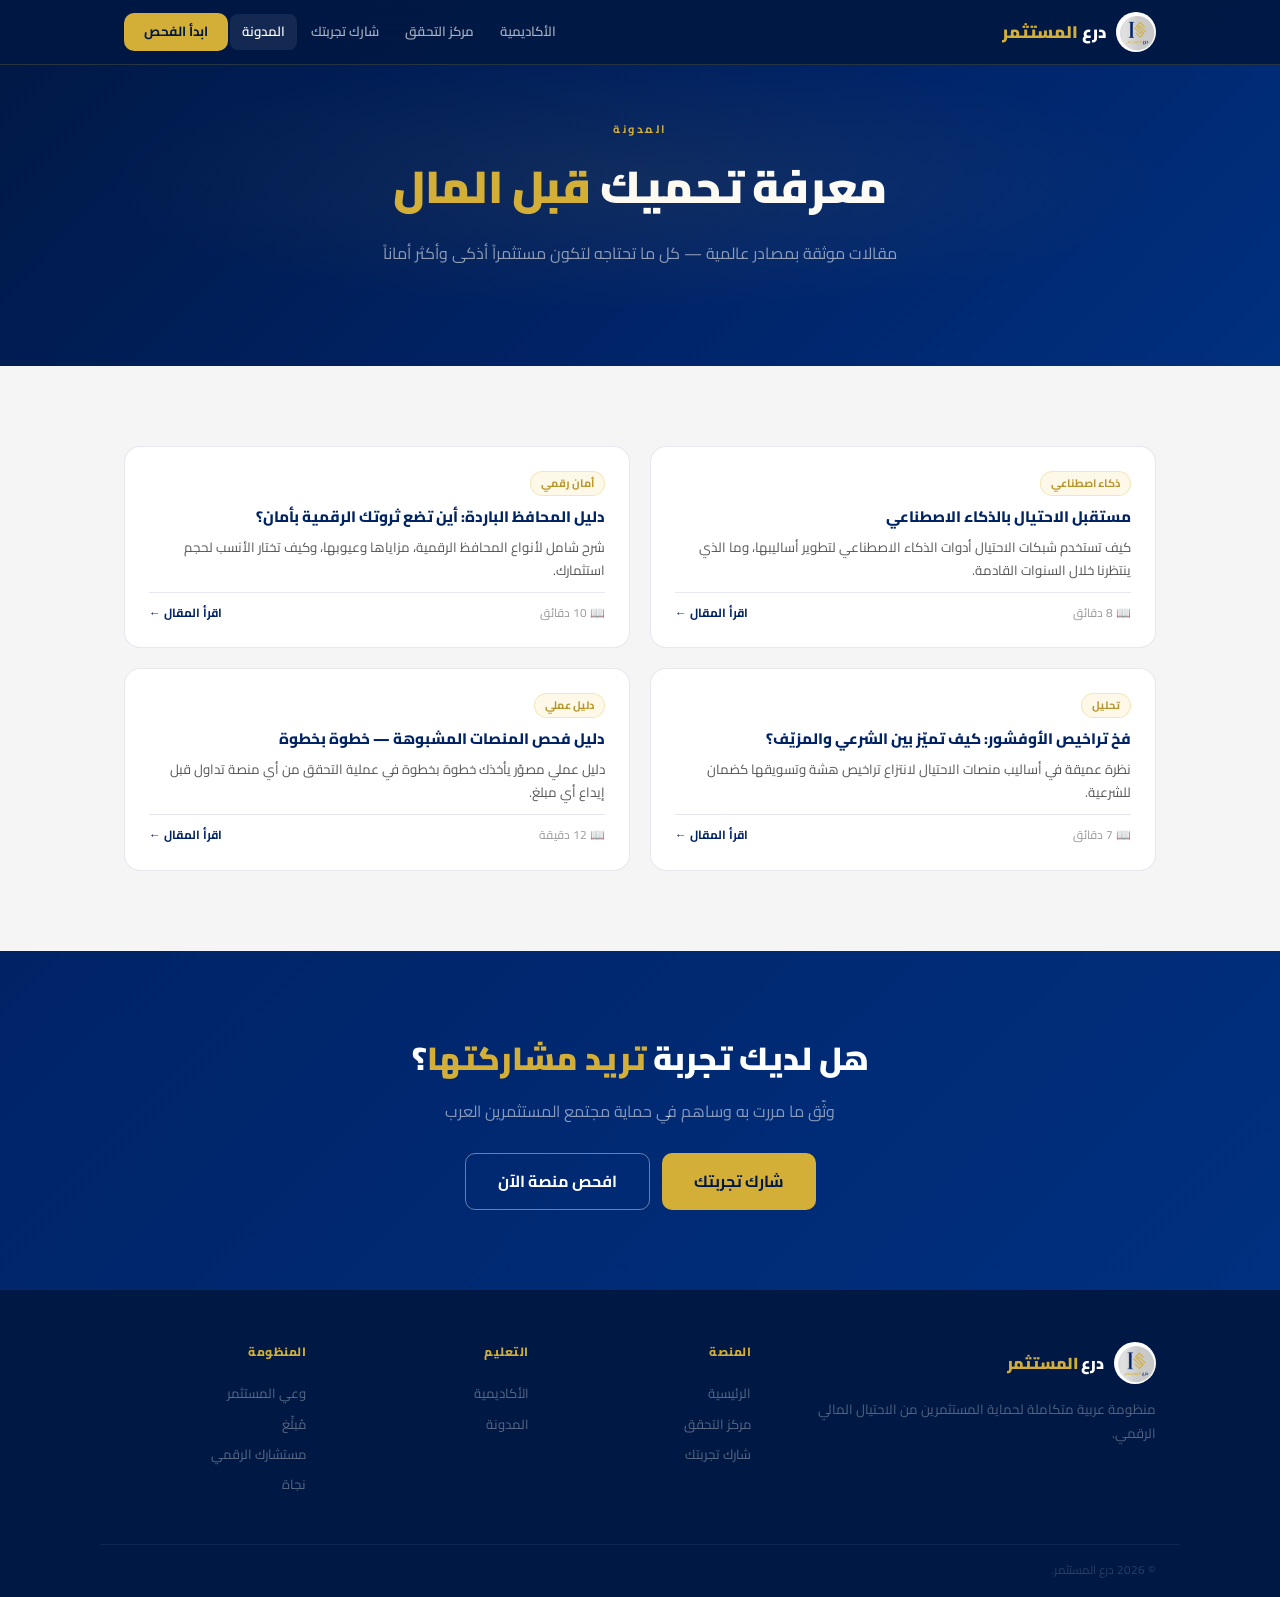
<file: blog/index.html>
<!DOCTYPE html>
<html lang="ar" dir="rtl">
<head>
  <meta charset="UTF-8"><meta name="viewport" content="width=device-width, initial-scale=1.0">
  <title>المدونة | درع المستثمر</title>
  <!-- brand: #002366 navy, #d4af37 gold -->
  <meta name="description" content="مقالات تعليمية موثقة حول الاحتيال المالي الرقمي، حماية الأصول، والاستثمار الآمن — مدعومة بمصادر عالمية موثوقة.">
  <link rel="preconnect" href="https://fonts.googleapis.com"><link rel="preconnect" href="https://fonts.gstatic.com" crossorigin>
  <link href="https://fonts.googleapis.com/css2?family=Cairo:wght@300;400;600;700;800;900&display=swap" rel="stylesheet">
  <link rel="stylesheet" href="../css/style.css">
</head>
<body>
<nav class="nav" id="nav">
  <div class="nav-inner">
    <a href="../index.html" class="nav-logo">
      <img src="../assets/logo.png" alt="درع المستثمر" onerror="this.style.display='none'">
      <span class="nav-logo-text">درع <span>المستثمر</span></span>
    </a>
    <div class="nav-links">
      <a href="../academy.html" class="nav-link">الأكاديمية</a>
      <a href="../verify.html"  class="nav-link">مركز التحقق</a>
      <a href="../share.html"   class="nav-link">شارك تجربتك</a>
      <a href="index.html"      class="nav-link active">المدونة</a>
      <a href="../verify.html" class="btn btn-gold" style="padding:8px 20px;font-size:0.83rem;">ابدأ الفحص</a>
    </div>
    <button class="hamburger" id="hbg"><span></span><span></span><span></span></button>
  </div>
  <div class="mob" id="mob">
    <a href="../index.html">الرئيسية</a><a href="../academy.html">الأكاديمية</a>
    <a href="../verify.html">مركز التحقق</a><a href="index.html">المدونة</a>
  </div>
</nav>

<div class="page-hero">
  <span class="eyebrow">المدونة</span>
  <h1>معرفة تحميك <span>قبل المال</span></h1>
  <p>مقالات موثقة بمصادر عالمية — كل ما تحتاجه لتكون مستثمراً أذكى وأكثر أماناً</p>
</div>

<section class="section">
  <div class="container">
    <div class="blog-grid">

      <a href="ai-fraud.html" class="bcard reveal">
        <span class="btag">ذكاء اصطناعي</span>
        <h3>مستقبل الاحتيال بالذكاء الاصطناعي</h3>
        <p>كيف تستخدم شبكات الاحتيال أدوات الذكاء الاصطناعي لتطوير أساليبها، وما الذي ينتظرنا خلال السنوات القادمة.</p>
        <div class="bmeta"><span>📖 8 دقائق</span><span class="blink">اقرأ المقال ←</span></div>
      </a>

      <a href="cold-wallets.html" class="bcard reveal">
        <span class="btag">أمان رقمي</span>
        <h3>دليل المحافظ الباردة: أين تضع ثروتك الرقمية بأمان؟</h3>
        <p>شرح شامل لأنواع المحافظ الرقمية، مزاياها وعيوبها، وكيف تختار الأنسب لحجم استثمارك.</p>
        <div class="bmeta"><span>📖 10 دقائق</span><span class="blink">اقرأ المقال ←</span></div>
      </a>

      <a href="offshore.html" class="bcard reveal">
        <span class="btag">تحليل</span>
        <h3>فخ تراخيص الأوفشور: كيف تميّز بين الشرعي والمزيّف؟</h3>
        <p>نظرة عميقة في أساليب منصات الاحتيال لانتزاع تراخيص هشة وتسويقها كضمان للشرعية.</p>
        <div class="bmeta"><span>📖 7 دقائق</span><span class="blink">اقرأ المقال ←</span></div>
      </a>

      <a href="platform-check.html" class="bcard reveal">
        <span class="btag">دليل عملي</span>
        <h3>دليل فحص المنصات المشبوهة — خطوة بخطوة</h3>
        <p>دليل عملي مصوّر يأخذك خطوة بخطوة في عملية التحقق من أي منصة تداول قبل إيداع أي مبلغ.</p>
        <div class="bmeta"><span>📖 12 دقيقة</span><span class="blink">اقرأ المقال ←</span></div>
      </a>

    </div>
  </div>
</section>

<section class="cta-section">
  <div class="container">
    <h2>هل لديك تجربة <span>تريد مشاركتها</span>؟</h2>
    <p>وثّق ما مررت به وساهم في حماية مجتمع المستثمرين العرب</p>
    <div class="cta-actions">
      <a href="../share.html" class="btn btn-gold btn-lg">شارك تجربتك</a>
      <a href="../verify.html" class="btn btn-white btn-lg">افحص منصة الآن</a>
    </div>
  </div>
</section>

<footer class="footer">
  <div class="footer-inner">
    <div class="footer-brand">
      <div class="footer-logo">
        <img src="../assets/logo.png" alt="درع المستثمر" onerror="this.style.display='none'">
        <span class="footer-logo-text">درع <span>المستثمر</span></span>
      </div>
      <p>منظومة عربية متكاملة لحماية المستثمرين من الاحتيال المالي الرقمي.</p>
    </div>
    <div class="footer-col"><h4>المنصة</h4><a href="../index.html">الرئيسية</a><a href="../verify.html">مركز التحقق</a><a href="../share.html">شارك تجربتك</a></div>
    <div class="footer-col"><h4>التعليم</h4><a href="../academy.html">الأكاديمية</a><a href="index.html">المدونة</a></div>
    <div class="footer-col"><h4>المنظومة</h4><a href="#">وعي المستثمر</a><a href="#">مُبلِّغ</a><a href="#">مستشارك الرقمي</a><a href="#">نجاة</a></div>
  </div>
  <div class="footer-bottom"><span>© 2026 درع المستثمر.</span></div>
</footer>
<script src="../js/main.js"></script>
</body>
</html>
</file>
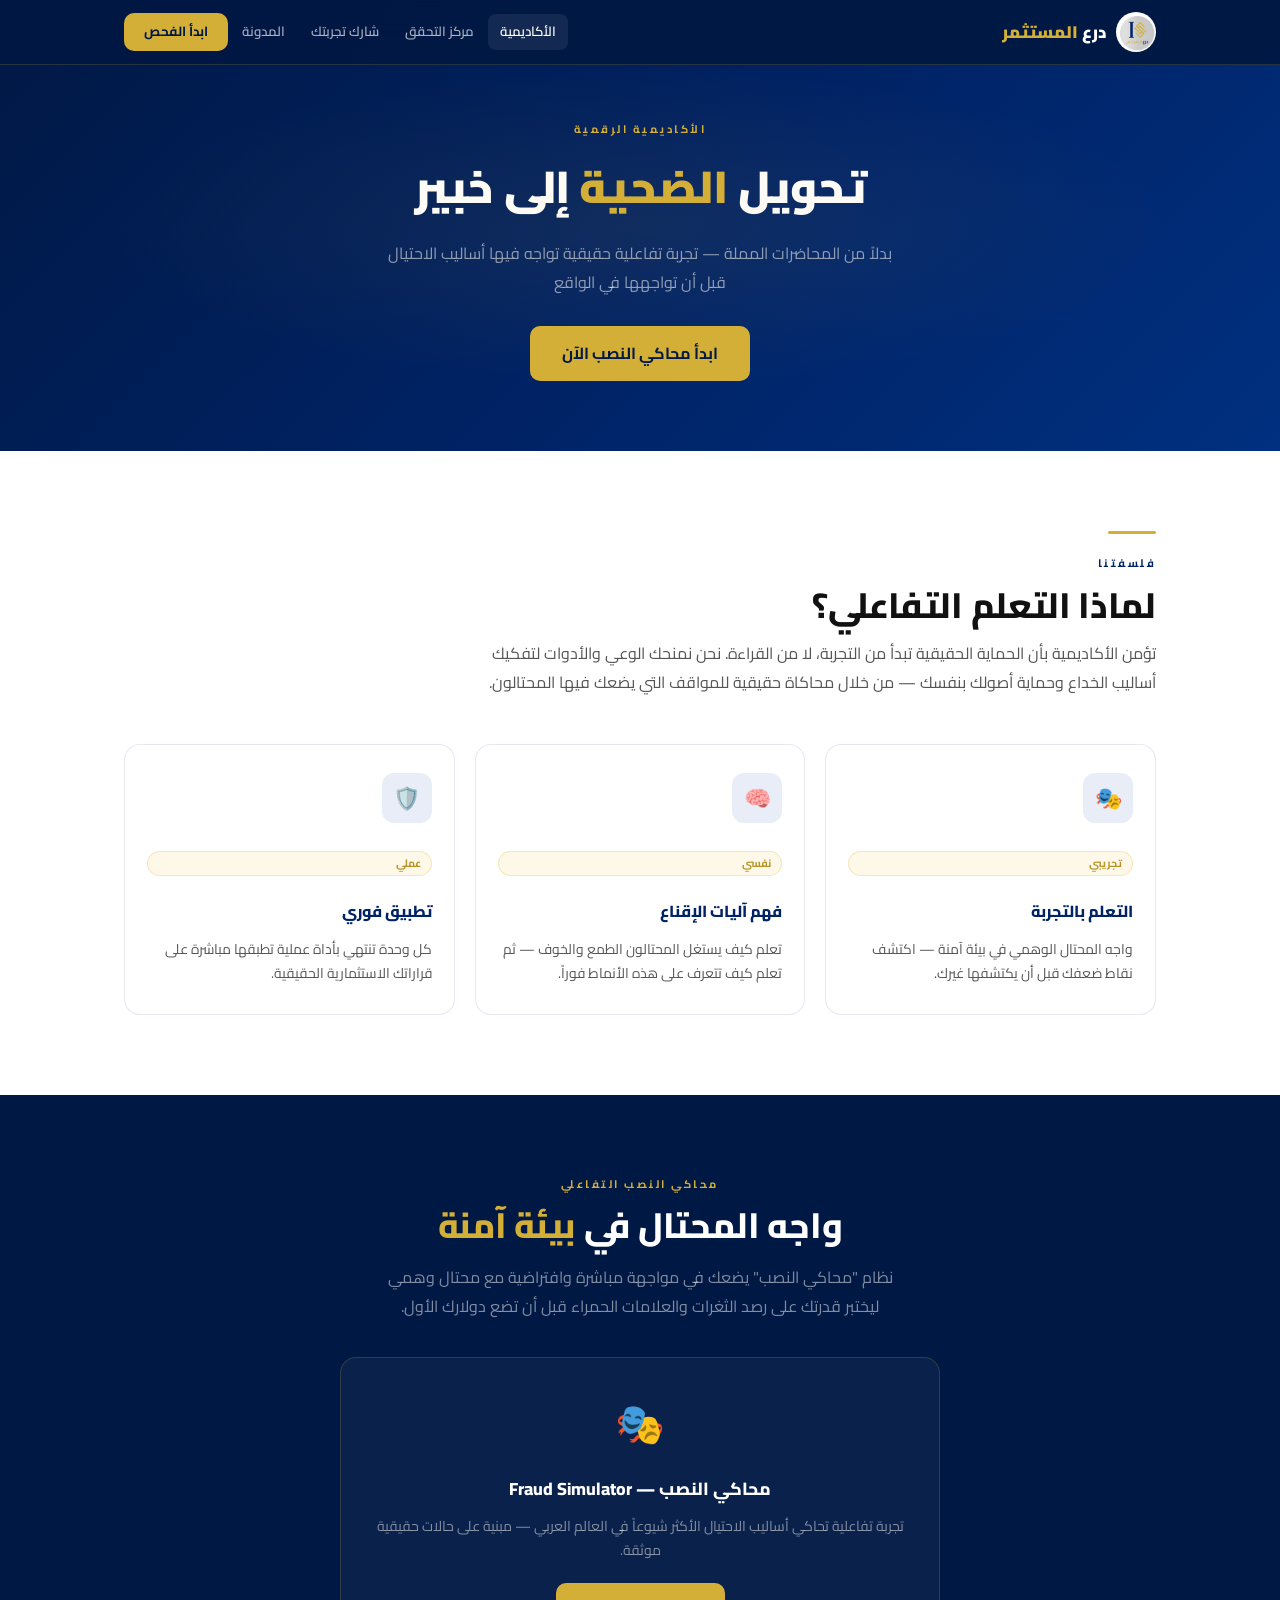
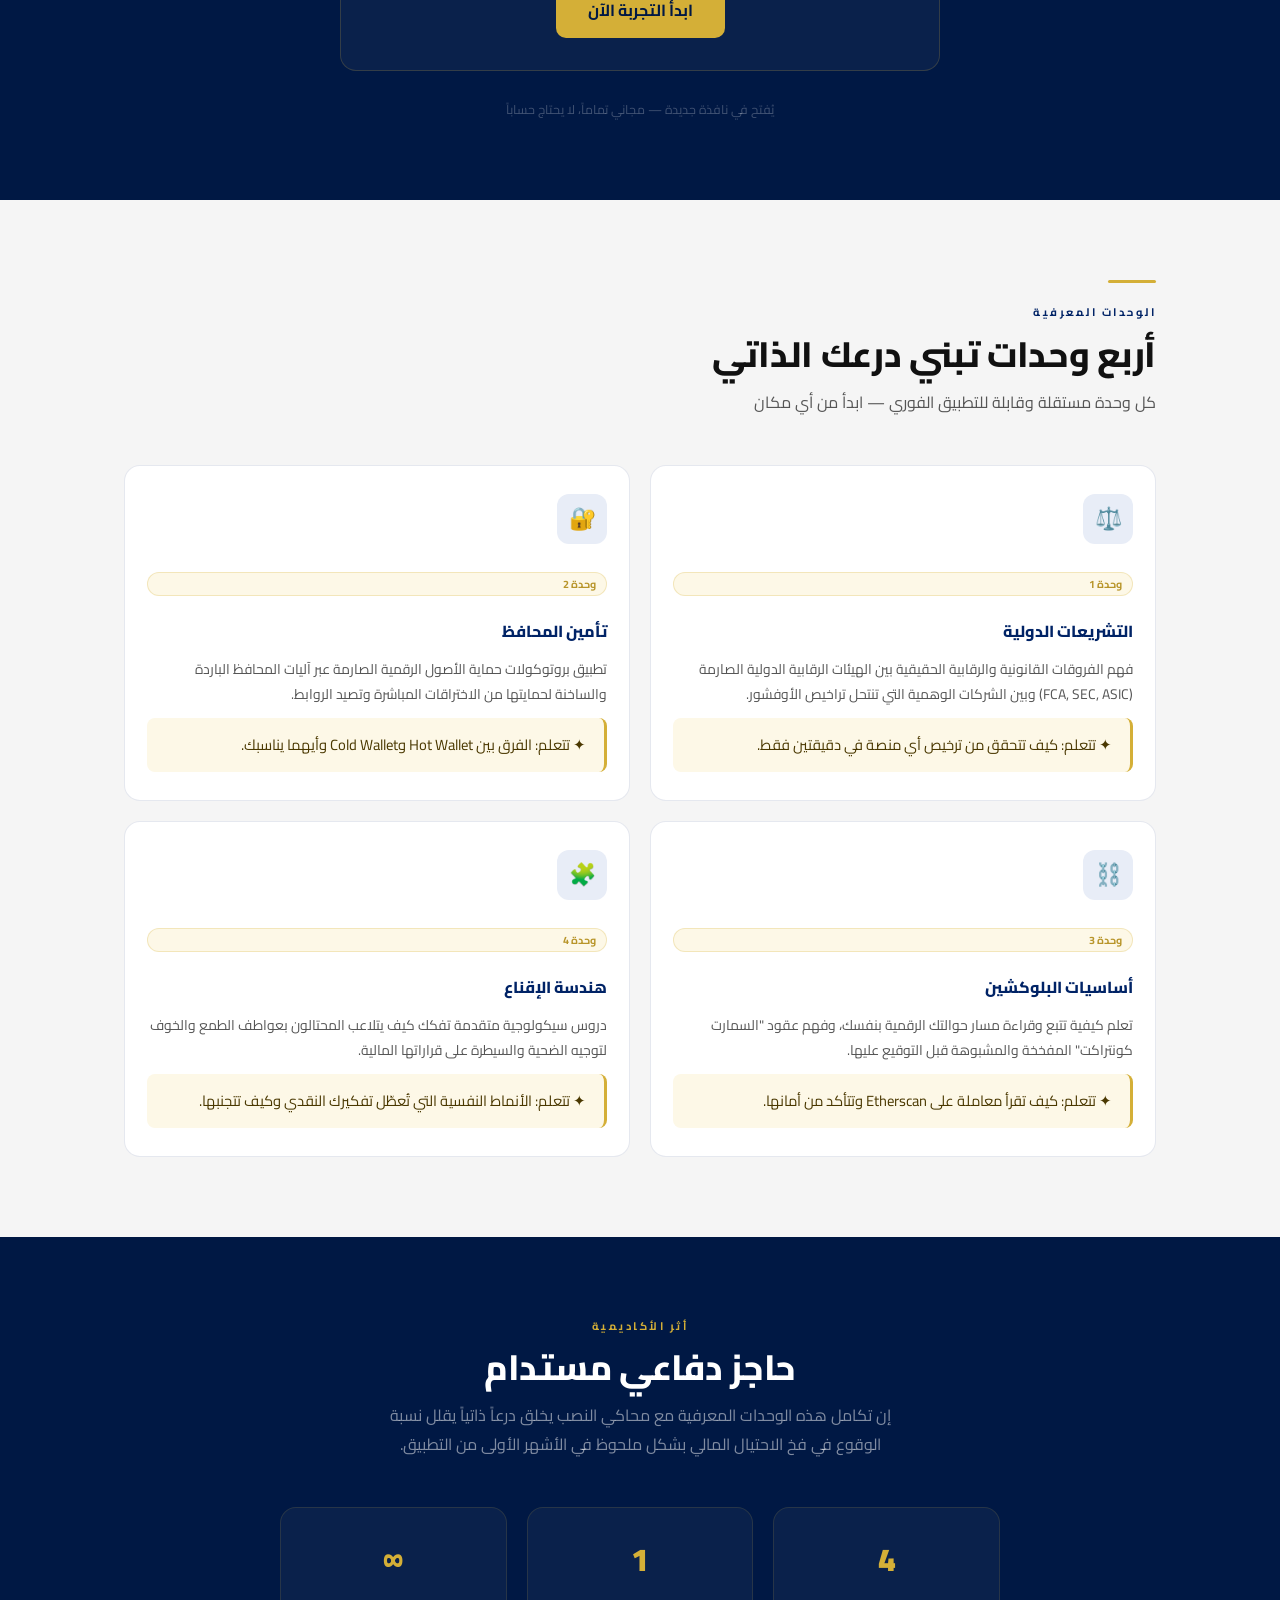
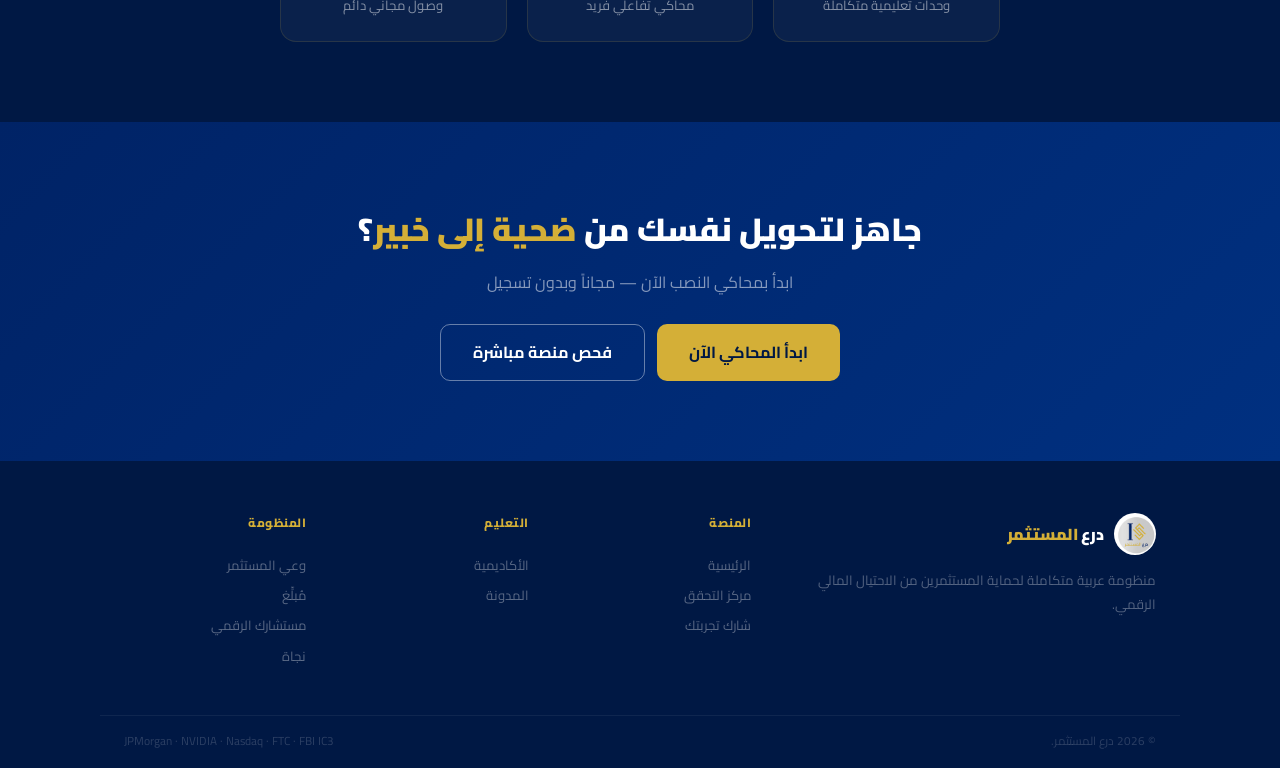
<file: academy.html>
<!DOCTYPE html>
<html lang="ar" dir="rtl">
<head>
  <meta charset="UTF-8"><meta name="viewport" content="width=device-width, initial-scale=1.0">
  <title>أكاديمية الأصول الرقمية | درع المستثمر</title>
  <meta name="description" content="تعلّم كيف تحمي أصولك الرقمية بتجربة تفاعلية — محاكي النصب، التشريعات الدولية، تأمين المحافظ، وهندسة الإقناع.">
  <meta property="og:title" content="أكاديمية الأصول الرقمية — درع المستثمر">
  <link rel="preconnect" href="https://fonts.googleapis.com"><link rel="preconnect" href="https://fonts.gstatic.com" crossorigin>
  <link href="https://fonts.googleapis.com/css2?family=Cairo:wght@300;400;600;700;800;900&display=swap" rel="stylesheet">
  <link rel="stylesheet" href="css/style.css">
</head>
<body>

<nav class="nav" id="nav">
  <div class="nav-inner">
    <a href="index.html" class="nav-logo">
      <img src="assets/logo.png" alt="درع المستثمر" onerror="this.style.display='none'">
      <span class="nav-logo-text">درع <span>المستثمر</span></span>
    </a>
    <div class="nav-links">
      <a href="academy.html" class="nav-link active">الأكاديمية</a>
      <a href="verify.html"  class="nav-link">مركز التحقق</a>
      <a href="share.html"   class="nav-link">شارك تجربتك</a>
      <a href="blog/index.html" class="nav-link">المدونة</a>
      <a href="verify.html" class="btn btn-gold" style="padding:8px 20px;font-size:0.83rem;">ابدأ الفحص</a>
    </div>
    <button class="hamburger" id="hbg"><span></span><span></span><span></span></button>
  </div>
  <div class="mob" id="mob">
    <a href="index.html">الرئيسية</a><a href="academy.html">الأكاديمية</a>
    <a href="verify.html">مركز التحقق</a><a href="share.html">شارك تجربتك</a>
    <a href="blog/index.html">المدونة</a>
  </div>
</nav>

<div class="page-hero">
  <span class="eyebrow">الأكاديمية الرقمية</span>
  <h1>تحويل <span>الضحية</span> إلى خبير</h1>
  <p>بدلاً من المحاضرات المملة — تجربة تفاعلية حقيقية تواجه فيها أساليب الاحتيال قبل أن تواجهها في الواقع</p>
  <a href="https://docs.google.com/presentation/d/1i84ftOeNShcZ6gnJW8NCrfjbQcMV12upmH_i_DM5o_g/present" target="_blank" class="btn btn-gold btn-lg">ابدأ محاكي النصب الآن</a>
</div>

<main>

<!-- فلسفة الأكاديمية -->
<section class="section section-white">
  <div class="container">
    <div class="section-header" style="max-width:680px;">
      <div class="gold-bar"></div>
      <span class="eyebrow eyebrow-navy">فلسفتنا</span>
      <h2 class="section-title">لماذا التعلم التفاعلي؟</h2>
      <p class="section-sub" style="max-width:100%;">
        تؤمن الأكاديمية بأن الحماية الحقيقية تبدأ من التجربة، لا من القراءة. نحن نمنحك الوعي والأدوات لتفكيك أساليب الخداع وحماية أصولك بنفسك — من خلال محاكاة حقيقية للمواقف التي يضعك فيها المحتالون.
      </p>
    </div>
    <div class="cards-3">
      <div class="card-base card-white reveal" style="display:flex;flex-direction:column;gap:12px;">
        <div class="feat-icon">🎭</div>
        <span class="feat-badge">تجريبي</span>
        <h3 style="font-size:1rem;font-weight:800;color:var(--navy);">التعلم بالتجربة</h3>
        <p style="font-size:0.87rem;color:var(--muted);line-height:1.75;">واجه المحتال الوهمي في بيئة آمنة — اكتشف نقاط ضعفك قبل أن يكتشفها غيرك.</p>
      </div>
      <div class="card-base card-white reveal" style="display:flex;flex-direction:column;gap:12px;">
        <div class="feat-icon">🧠</div>
        <span class="feat-badge">نفسي</span>
        <h3 style="font-size:1rem;font-weight:800;color:var(--navy);">فهم آليات الإقناع</h3>
        <p style="font-size:0.87rem;color:var(--muted);line-height:1.75;">تعلم كيف يستغل المحتالون الطمع والخوف — ثم تعلم كيف تتعرف على هذه الأنماط فوراً.</p>
      </div>
      <div class="card-base card-white reveal" style="display:flex;flex-direction:column;gap:12px;">
        <div class="feat-icon">🛡️</div>
        <span class="feat-badge">عملي</span>
        <h3 style="font-size:1rem;font-weight:800;color:var(--navy);">تطبيق فوري</h3>
        <p style="font-size:0.87rem;color:var(--muted);line-height:1.75;">كل وحدة تنتهي بأداة عملية تطبقها مباشرة على قراراتك الاستثمارية الحقيقية.</p>
      </div>
    </div>
  </div>
</section>

<!-- محاكي النصب -->
<section class="section section-dark">
  <div class="container" style="text-align:center;">
    <span class="eyebrow">محاكي النصب التفاعلي</span>
    <h2 class="section-title title-light" style="max-width:600px;margin:0 auto 16px;">واجه المحتال في <span style="color:var(--gold);">بيئة آمنة</span></h2>
    <p class="section-sub sub-light" style="margin:0 auto 36px;">نظام "محاكي النصب" يضعك في مواجهة مباشرة وافتراضية مع محتال وهمي ليختبر قدرتك على رصد الثغرات والعلامات الحمراء قبل أن تضع دولارك الأول.</p>
    <div style="background:rgba(255,255,255,0.04);border:1px solid rgba(212,175,55,0.20);border-radius:var(--rl);padding:32px;max-width:600px;margin:0 auto 28px;">
      <div style="font-size:2.5rem;margin-bottom:16px;">🎭</div>
      <h3 style="color:var(--white);font-size:1.1rem;font-weight:800;margin-bottom:10px;">محاكي النصب — Fraud Simulator</h3>
      <p style="color:rgba(255,255,255,0.50);font-size:0.88rem;line-height:1.75;margin-bottom:20px;">تجربة تفاعلية تحاكي أساليب الاحتيال الأكثر شيوعاً في العالم العربي — مبنية على حالات حقيقية موثقة.</p>
      <a href="https://docs.google.com/presentation/d/1i84ftOeNShcZ6gnJW8NCrfjbQcMV12upmH_i_DM5o_g/present" target="_blank" class="btn btn-gold btn-lg">ابدأ التجربة الآن</a>
    </div>
    <p style="font-size:0.78rem;color:rgba(255,255,255,0.25);">يُفتح في نافذة جديدة — مجاني تماماً، لا يحتاج حساباً</p>
  </div>
</section>

<!-- الوحدات المعرفية -->
<section class="section">
  <div class="container">
    <div class="section-header">
      <div class="gold-bar"></div>
      <span class="eyebrow eyebrow-navy">الوحدات المعرفية</span>
      <h2 class="section-title">أربع وحدات تبني درعك الذاتي</h2>
      <p class="section-sub">كل وحدة مستقلة وقابلة للتطبيق الفوري — ابدأ من أي مكان</p>
    </div>
    <div class="cards-2">

      <div class="card-base card-white reveal" style="display:flex;flex-direction:column;gap:12px;">
        <div class="feat-icon" style="background:#e8edf7;">⚖️</div>
        <span class="feat-badge">وحدة 1</span>
        <h3 style="font-size:1rem;font-weight:800;color:var(--navy);">التشريعات الدولية</h3>
        <p style="font-size:0.87rem;color:var(--muted);line-height:1.75;">فهم الفروقات القانونية والرقابية الحقيقية بين الهيئات الرقابية الدولية الصارمة (FCA, SEC, ASIC) وبين الشركات الوهمية التي تنتحل تراخيص الأوفشور.</p>
        <div class="article-callout" style="margin:0;">✦ تتعلم: كيف تتحقق من ترخيص أي منصة في دقيقتين فقط.</div>
      </div>

      <div class="card-base card-white reveal" style="display:flex;flex-direction:column;gap:12px;">
        <div class="feat-icon" style="background:#e8edf7;">🔐</div>
        <span class="feat-badge">وحدة 2</span>
        <h3 style="font-size:1rem;font-weight:800;color:var(--navy);">تأمين المحافظ</h3>
        <p style="font-size:0.87rem;color:var(--muted);line-height:1.75;">تطبيق بروتوكولات حماية الأصول الرقمية الصارمة عبر آليات المحافظ الباردة والساخنة لحمايتها من الاختراقات المباشرة وتصيد الروابط.</p>
        <div class="article-callout" style="margin:0;">✦ تتعلم: الفرق بين Hot Wallet وCold Wallet وأيهما يناسبك.</div>
      </div>

      <div class="card-base card-white reveal" style="display:flex;flex-direction:column;gap:12px;">
        <div class="feat-icon" style="background:#e8edf7;">⛓️</div>
        <span class="feat-badge">وحدة 3</span>
        <h3 style="font-size:1rem;font-weight:800;color:var(--navy);">أساسيات البلوكشين</h3>
        <p style="font-size:0.87rem;color:var(--muted);line-height:1.75;">تعلم كيفية تتبع وقراءة مسار حوالتك الرقمية بنفسك، وفهم عقود "السمارت كونتراكت" المفخخة والمشبوهة قبل التوقيع عليها.</p>
        <div class="article-callout" style="margin:0;">✦ تتعلم: كيف تقرأ معاملة على Etherscan وتتأكد من أمانها.</div>
      </div>

      <div class="card-base card-white reveal" style="display:flex;flex-direction:column;gap:12px;">
        <div class="feat-icon" style="background:#e8edf7;">🧩</div>
        <span class="feat-badge">وحدة 4</span>
        <h3 style="font-size:1rem;font-weight:800;color:var(--navy);">هندسة الإقناع</h3>
        <p style="font-size:0.87rem;color:var(--muted);line-height:1.75;">دروس سيكولوجية متقدمة تفكك كيف يتلاعب المحتالون بعواطف الطمع والخوف لتوجيه الضحية والسيطرة على قراراتها المالية.</p>
        <div class="article-callout" style="margin:0;">✦ تتعلم: الأنماط النفسية التي تُعطّل تفكيرك النقدي وكيف تتجنبها.</div>
      </div>

    </div>
  </div>
</section>

<!-- أثر الأكاديمية -->
<section class="section section-dark">
  <div class="container" style="text-align:center;">
    <span class="eyebrow">أثر الأكاديمية</span>
    <h2 class="section-title title-light">حاجز دفاعي مستدام</h2>
    <p class="section-sub sub-light" style="margin:0 auto 48px;">إن تكامل هذه الوحدات المعرفية مع محاكي النصب يخلق درعاً ذاتياً يقلل نسبة الوقوع في فخ الاحتيال المالي بشكل ملحوظ في الأشهر الأولى من التطبيق.</p>
    <div style="display:grid;grid-template-columns:repeat(3,1fr);gap:20px;max-width:720px;margin:0 auto;">
      <div style="background:rgba(255,255,255,0.04);border:1px solid rgba(212,175,55,0.14);border-radius:var(--rl);padding:24px;text-align:center;">
        <div style="font-size:2rem;font-weight:900;color:var(--gold);margin-bottom:8px;">4</div>
        <div style="font-size:0.82rem;color:rgba(255,255,255,0.50);">وحدات تعليمية متكاملة</div>
      </div>
      <div style="background:rgba(255,255,255,0.04);border:1px solid rgba(212,175,55,0.14);border-radius:var(--rl);padding:24px;text-align:center;">
        <div style="font-size:2rem;font-weight:900;color:var(--gold);margin-bottom:8px;">1</div>
        <div style="font-size:0.82rem;color:rgba(255,255,255,0.50);">محاكي تفاعلي فريد</div>
      </div>
      <div style="background:rgba(255,255,255,0.04);border:1px solid rgba(212,175,55,0.14);border-radius:var(--rl);padding:24px;text-align:center;">
        <div style="font-size:2rem;font-weight:900;color:var(--gold);margin-bottom:8px;">∞</div>
        <div style="font-size:0.82rem;color:rgba(255,255,255,0.50);">وصول مجاني دائم</div>
      </div>
    </div>
  </div>
</section>

<section class="cta-section">
  <div class="container">
    <h2>جاهز لتحويل نفسك من <span>ضحية إلى خبير</span>؟</h2>
    <p>ابدأ بمحاكي النصب الآن — مجاناً وبدون تسجيل</p>
    <div class="cta-actions">
      <a href="https://docs.google.com/presentation/d/1i84ftOeNShcZ6gnJW8NCrfjbQcMV12upmH_i_DM5o_g/present" target="_blank" class="btn btn-gold btn-lg">ابدأ المحاكي الآن</a>
      <a href="verify.html" class="btn btn-white btn-lg">فحص منصة مباشرة</a>
    </div>
  </div>
</section>

</main>

<footer class="footer">
  <div class="footer-inner">
    <div class="footer-brand">
      <div class="footer-logo">
        <img src="assets/logo.png" alt="درع المستثمر" onerror="this.style.display='none'">
        <span class="footer-logo-text">درع <span>المستثمر</span></span>
      </div>
      <p>منظومة عربية متكاملة لحماية المستثمرين من الاحتيال المالي الرقمي.</p>
    </div>
    <div class="footer-col"><h4>المنصة</h4><a href="index.html">الرئيسية</a><a href="verify.html">مركز التحقق</a><a href="share.html">شارك تجربتك</a></div>
    <div class="footer-col"><h4>التعليم</h4><a href="academy.html">الأكاديمية</a><a href="blog/index.html">المدونة</a></div>
    <div class="footer-col"><h4>المنظومة</h4><a href="#">وعي المستثمر</a><a href="#">مُبلِّغ</a><a href="#">مستشارك الرقمي</a><a href="#">نجاة</a></div>
  </div>
  <div class="footer-bottom"><span>© 2026 درع المستثمر.</span><span>JPMorgan · NVIDIA · Nasdaq · FTC · FBI IC3</span></div>
</footer>
<script src="js/main.js"></script>
</body>
</html>
</file>
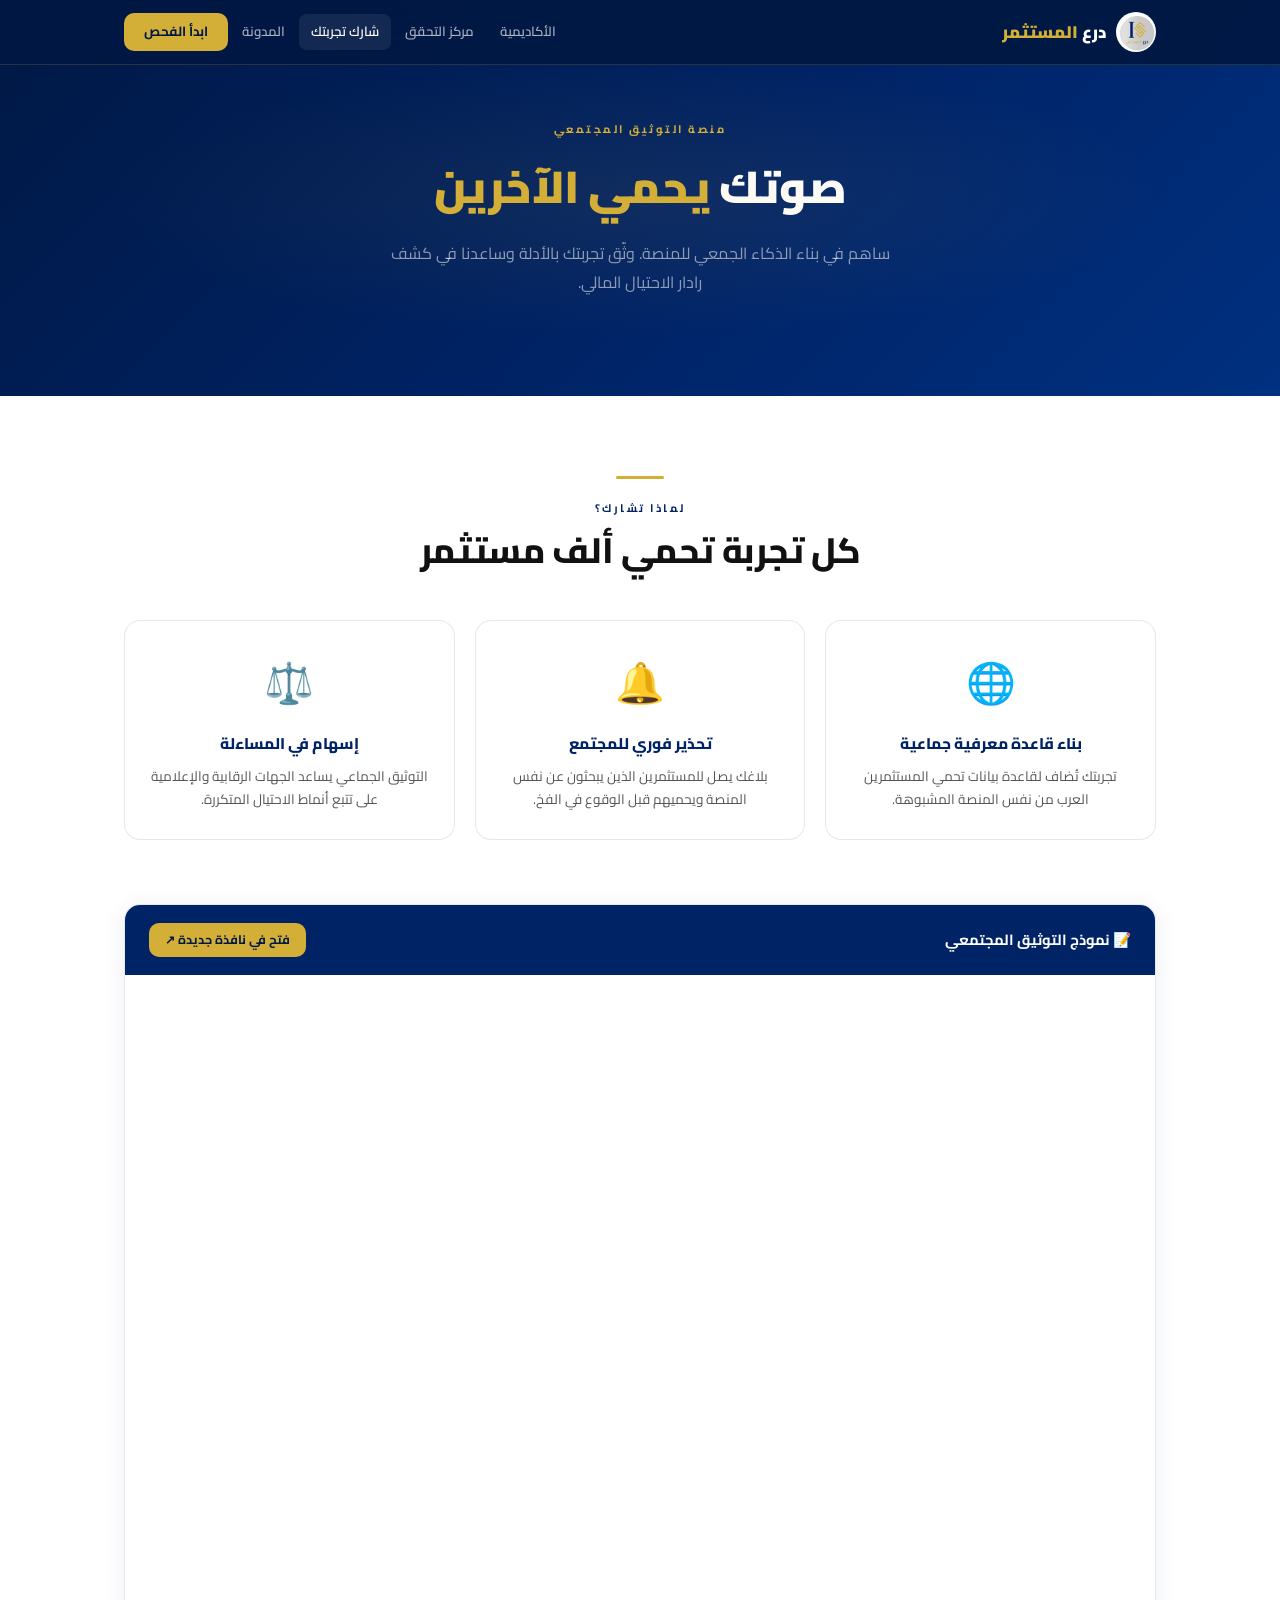
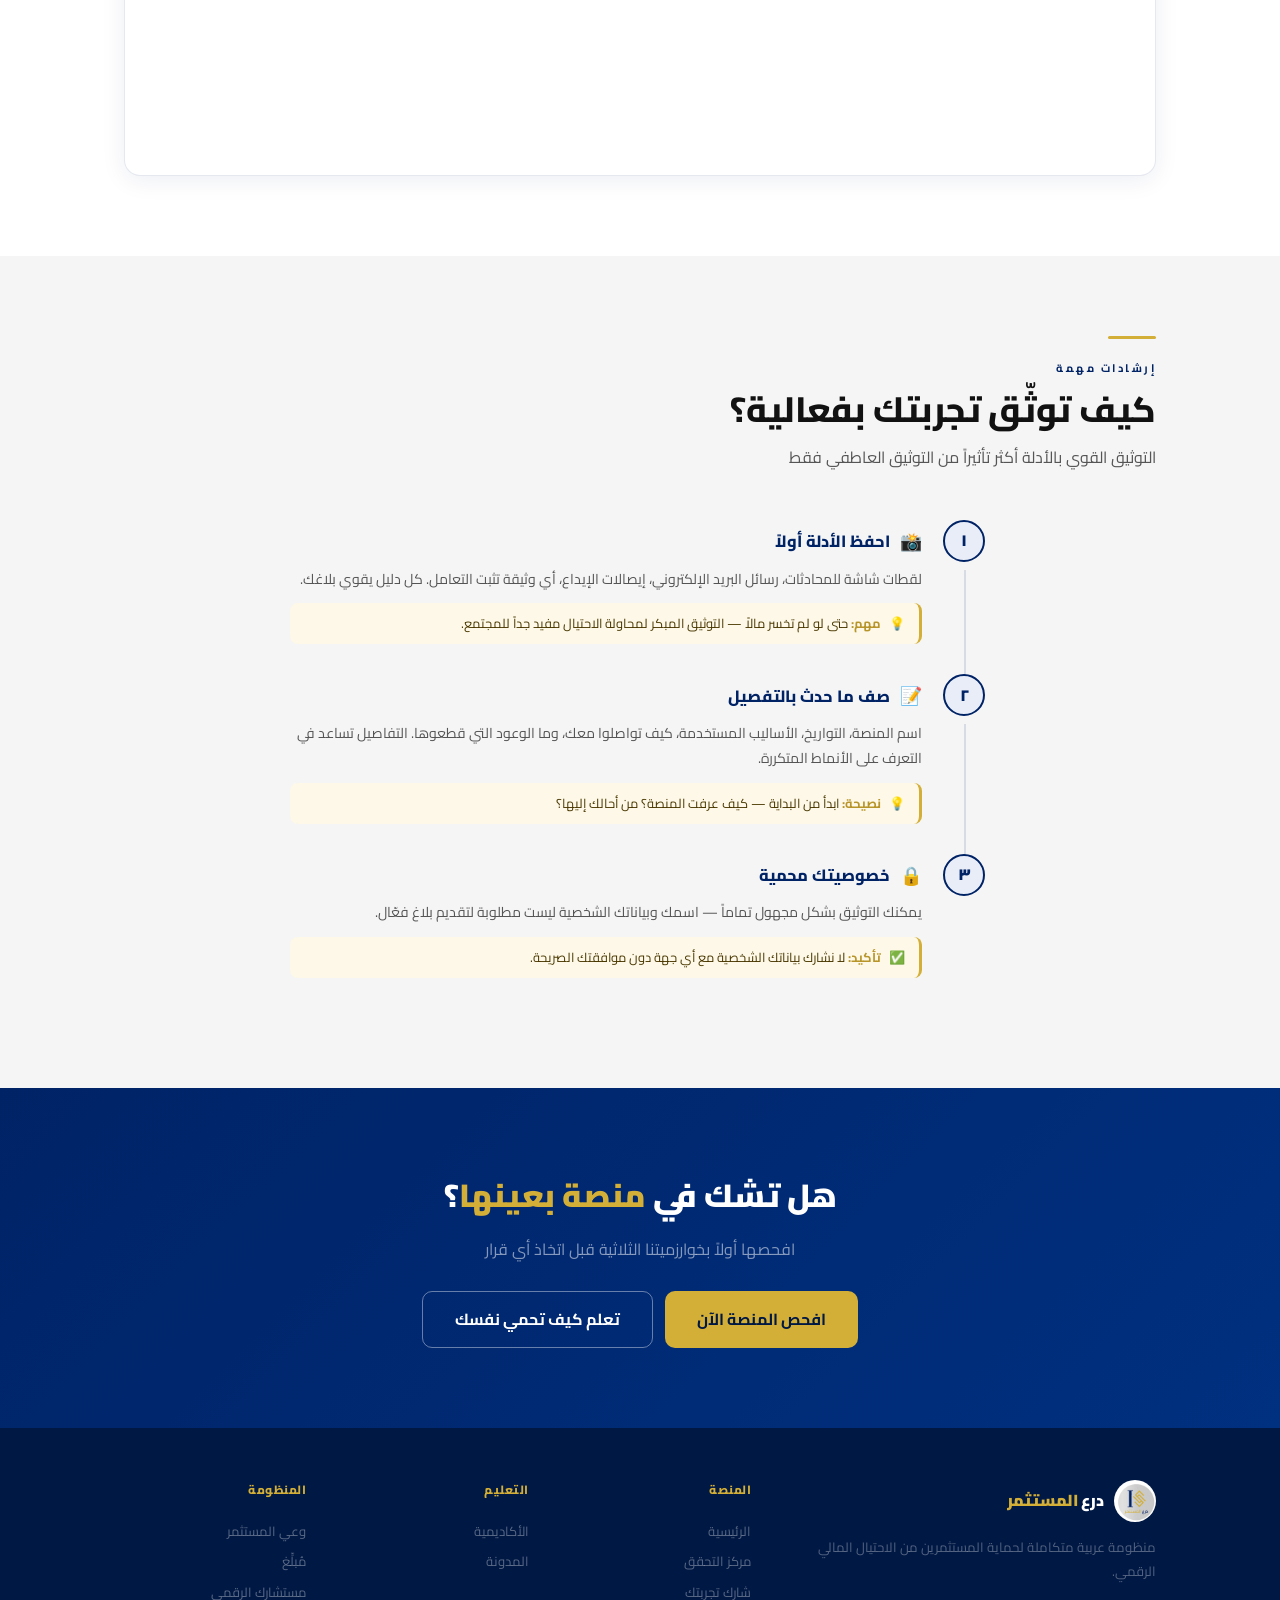
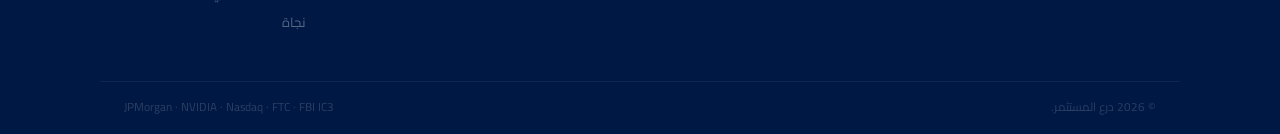
<file: share.html>
<!DOCTYPE html>
<html lang="ar" dir="rtl">
<head>
  <meta charset="UTF-8"><meta name="viewport" content="width=device-width, initial-scale=1.0">
  <title>شارك تجربتك | درع المستثمر</title>
  <meta name="description" content="وثّق تجربتك مع منصة مشبوهة وساهم في حماية مجتمع المستثمرين العرب. صوتك يحمي الآخرين.">
  <link rel="preconnect" href="https://fonts.googleapis.com"><link rel="preconnect" href="https://fonts.gstatic.com" crossorigin>
  <link href="https://fonts.googleapis.com/css2?family=Cairo:wght@300;400;600;700;800;900&display=swap" rel="stylesheet">
  <link rel="stylesheet" href="css/style.css">
</head>
<body>

<nav class="nav" id="nav">
  <div class="nav-inner">
    <a href="index.html" class="nav-logo">
      <img src="assets/logo.png" alt="درع المستثمر" onerror="this.style.display='none'">
      <span class="nav-logo-text">درع <span>المستثمر</span></span>
    </a>
    <div class="nav-links">
      <a href="academy.html" class="nav-link">الأكاديمية</a>
      <a href="verify.html"  class="nav-link">مركز التحقق</a>
      <a href="share.html"   class="nav-link active">شارك تجربتك</a>
      <a href="blog/index.html" class="nav-link">المدونة</a>
      <a href="verify.html" class="btn btn-gold" style="padding:8px 20px;font-size:0.83rem;">ابدأ الفحص</a>
    </div>
    <button class="hamburger" id="hbg"><span></span><span></span><span></span></button>
  </div>
  <div class="mob" id="mob">
    <a href="index.html">الرئيسية</a><a href="academy.html">الأكاديمية</a>
    <a href="verify.html">مركز التحقق</a><a href="share.html">شارك تجربتك</a>
    <a href="blog/index.html">المدونة</a>
  </div>
</nav>

<div class="page-hero">
  <span class="eyebrow">منصة التوثيق المجتمعي</span>
  <h1>صوتك <span>يحمي الآخرين</span></h1>
  <p>ساهم في بناء الذكاء الجمعي للمنصة. وثّق تجربتك بالأدلة وساعدنا في كشف رادار الاحتيال المالي.</p>
</div>

<main>

<!-- لماذا المشاركة مهمة -->
<section class="section section-white">
  <div class="container">
    <div class="section-header" style="text-align:center;max-width:680px;margin:0 auto 48px;">
      <div class="gold-bar" style="margin:0 auto 20px;"></div>
      <span class="eyebrow eyebrow-navy">لماذا تشارك؟</span>
      <h2 class="section-title">كل تجربة تحمي ألف مستثمر</h2>
    </div>
    <div class="cards-3" style="margin-bottom:64px;">
      <div class="card-base card-white reveal" style="text-align:center;">
        <div style="font-size:2.5rem;margin-bottom:14px;">🌐</div>
        <h3 style="font-size:0.97rem;font-weight:800;color:var(--navy);margin-bottom:8px;">بناء قاعدة معرفية جماعية</h3>
        <p style="font-size:0.85rem;color:var(--muted);line-height:1.7;">تجربتك تُضاف لقاعدة بيانات تحمي المستثمرين العرب من نفس المنصة المشبوهة.</p>
      </div>
      <div class="card-base card-white reveal" style="text-align:center;">
        <div style="font-size:2.5rem;margin-bottom:14px;">🔔</div>
        <h3 style="font-size:0.97rem;font-weight:800;color:var(--navy);margin-bottom:8px;">تحذير فوري للمجتمع</h3>
        <p style="font-size:0.85rem;color:var(--muted);line-height:1.7;">بلاغك يصل للمستثمرين الذين يبحثون عن نفس المنصة ويحميهم قبل الوقوع في الفخ.</p>
      </div>
      <div class="card-base card-white reveal" style="text-align:center;">
        <div style="font-size:2.5rem;margin-bottom:14px;">⚖️</div>
        <h3 style="font-size:0.97rem;font-weight:800;color:var(--navy);margin-bottom:8px;">إسهام في المساءلة</h3>
        <p style="font-size:0.85rem;color:var(--muted);line-height:1.7;">التوثيق الجماعي يساعد الجهات الرقابية والإعلامية على تتبع أنماط الاحتيال المتكررة.</p>
      </div>
    </div>

    <!-- Google Form Embed -->
    <div style="background:var(--white);border:1px solid var(--border);border-radius:var(--rl);overflow:hidden;box-shadow:0 4px 24px rgba(0,35,102,0.08);">
      <div style="background:var(--navy);padding:18px 24px;display:flex;align-items:center;justify-content:space-between;">
        <div style="color:var(--white);font-size:0.92rem;font-weight:700;">📝 نموذج التوثيق المجتمعي</div>
        <a href="https://docs.google.com/forms/d/e/1FAIpQLSd8HtORmbY0_1LIViXEjKTicm1HsXqvkt1HWNx0LnLtMo9PLg/viewform" target="_blank" class="btn btn-gold" style="padding:6px 16px;font-size:0.78rem;">فتح في نافذة جديدة ↗</a>
      </div>
      <iframe
        src="https://docs.google.com/forms/d/e/1FAIpQLSd8HtORmbY0_1LIViXEjKTicm1HsXqvkt1HWNx0LnLtMo9PLg/viewform?embedded=true"
        width="100%"
        height="800"
        frameborder="0"
        marginheight="0"
        marginwidth="0"
        title="نموذج توثيق تجربة الاحتيال — درع المستثمر"
        style="display:block;">
        جارٍ التحميل…
      </iframe>
    </div>
  </div>
</section>

<!-- إرشادات التوثيق -->
<section class="section">
  <div class="container">
    <div class="section-header">
      <div class="gold-bar"></div>
      <span class="eyebrow eyebrow-navy">إرشادات مهمة</span>
      <h2 class="section-title">كيف توثّق تجربتك بفعالية؟</h2>
      <p class="section-sub">التوثيق القوي بالأدلة أكثر تأثيراً من التوثيق العاطفي فقط</p>
    </div>
    <div class="algo-wrap">
      <div class="algo-steps">
        <div class="astep light-line reveal">
          <div class="aleft"><div class="anum anum-navy">١</div></div>
          <div class="aright">
            <div class="atitle-row"><span class="aemoji">📸</span><span class="atitle atitle-dark">احفظ الأدلة أولاً</span></div>
            <p class="adesc adesc-dark">لقطات شاشة للمحادثات، رسائل البريد الإلكتروني، إيصالات الإيداع، أي وثيقة تثبت التعامل. كل دليل يقوي بلاغك.</p>
            <div class="afact afact-light"><span>💡</span><span><strong>مهم:</strong> حتى لو لم تخسر مالاً — التوثيق المبكر لمحاولة الاحتيال مفيد جداً للمجتمع.</span></div>
          </div>
        </div>
        <div class="astep light-line reveal">
          <div class="aleft"><div class="anum anum-navy">٢</div></div>
          <div class="aright">
            <div class="atitle-row"><span class="aemoji">📝</span><span class="atitle atitle-dark">صف ما حدث بالتفصيل</span></div>
            <p class="adesc adesc-dark">اسم المنصة، التواريخ، الأساليب المستخدمة، كيف تواصلوا معك، وما الوعود التي قطعوها. التفاصيل تساعد في التعرف على الأنماط المتكررة.</p>
            <div class="afact afact-light"><span>💡</span><span><strong>نصيحة:</strong> ابدأ من البداية — كيف عرفت المنصة؟ من أحالك إليها؟</span></div>
          </div>
        </div>
        <div class="astep light-line reveal">
          <div class="aleft"><div class="anum anum-navy">٣</div></div>
          <div class="aright">
            <div class="atitle-row"><span class="aemoji">🔒</span><span class="atitle atitle-dark">خصوصيتك محمية</span></div>
            <p class="adesc adesc-dark">يمكنك التوثيق بشكل مجهول تماماً — اسمك وبياناتك الشخصية ليست مطلوبة لتقديم بلاغ فعّال.</p>
            <div class="afact afact-light"><span>✅</span><span><strong>تأكيد:</strong> لا نشارك بياناتك الشخصية مع أي جهة دون موافقتك الصريحة.</span></div>
          </div>
        </div>
      </div>
    </div>
  </div>
</section>

<section class="cta-section">
  <div class="container">
    <h2>هل تشك في <span>منصة بعينها</span>؟</h2>
    <p>افحصها أولاً بخوارزميتنا الثلاثية قبل اتخاذ أي قرار</p>
    <div class="cta-actions">
      <a href="verify.html" class="btn btn-gold btn-lg">افحص المنصة الآن</a>
      <a href="academy.html" class="btn btn-white btn-lg">تعلم كيف تحمي نفسك</a>
    </div>
  </div>
</section>

</main>

<footer class="footer">
  <div class="footer-inner">
    <div class="footer-brand">
      <div class="footer-logo">
        <img src="assets/logo.png" alt="درع المستثمر" onerror="this.style.display='none'">
        <span class="footer-logo-text">درع <span>المستثمر</span></span>
      </div>
      <p>منظومة عربية متكاملة لحماية المستثمرين من الاحتيال المالي الرقمي.</p>
    </div>
    <div class="footer-col"><h4>المنصة</h4><a href="index.html">الرئيسية</a><a href="verify.html">مركز التحقق</a><a href="share.html">شارك تجربتك</a></div>
    <div class="footer-col"><h4>التعليم</h4><a href="academy.html">الأكاديمية</a><a href="blog/index.html">المدونة</a></div>
    <div class="footer-col"><h4>المنظومة</h4><a href="#">وعي المستثمر</a><a href="#">مُبلِّغ</a><a href="#">مستشارك الرقمي</a><a href="#">نجاة</a></div>
  </div>
  <div class="footer-bottom"><span>© 2026 درع المستثمر.</span><span>JPMorgan · NVIDIA · Nasdaq · FTC · FBI IC3</span></div>
</footer>
<script src="js/main.js"></script>
</body>
</html>
</file>
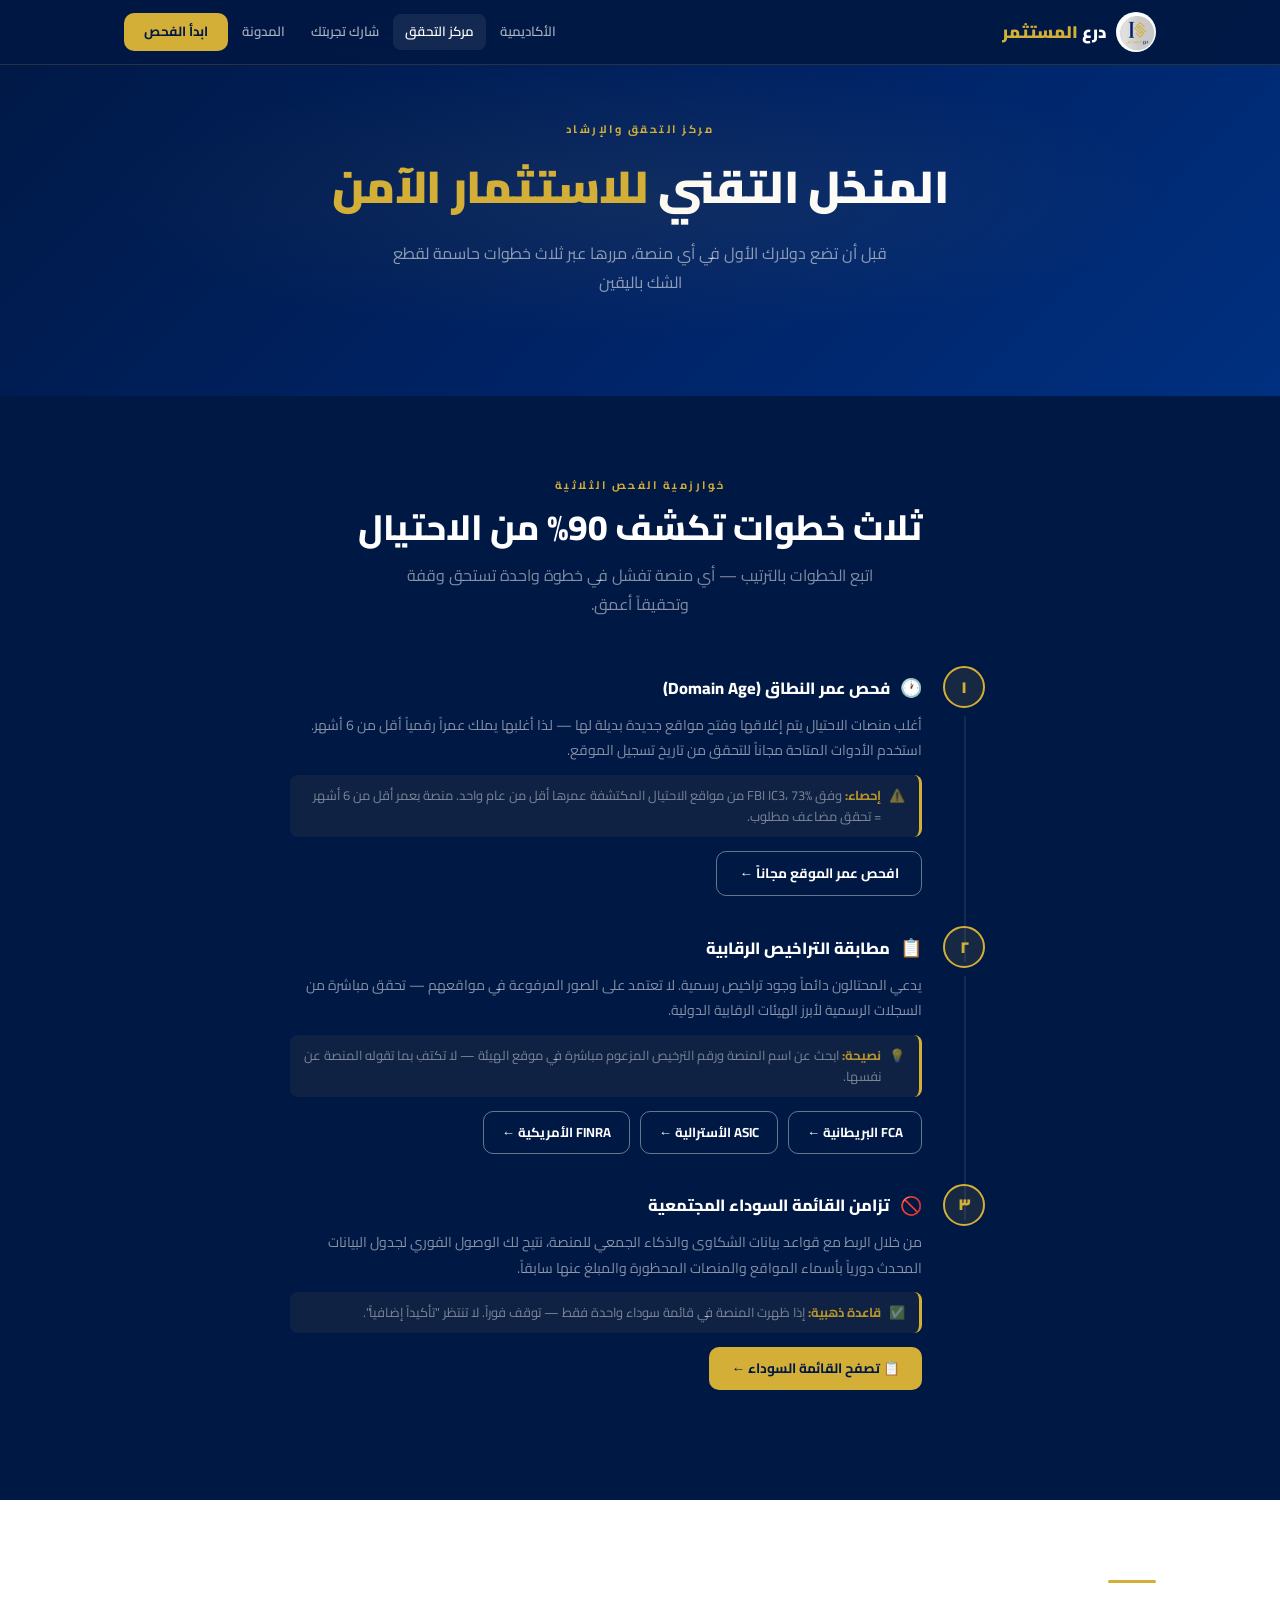
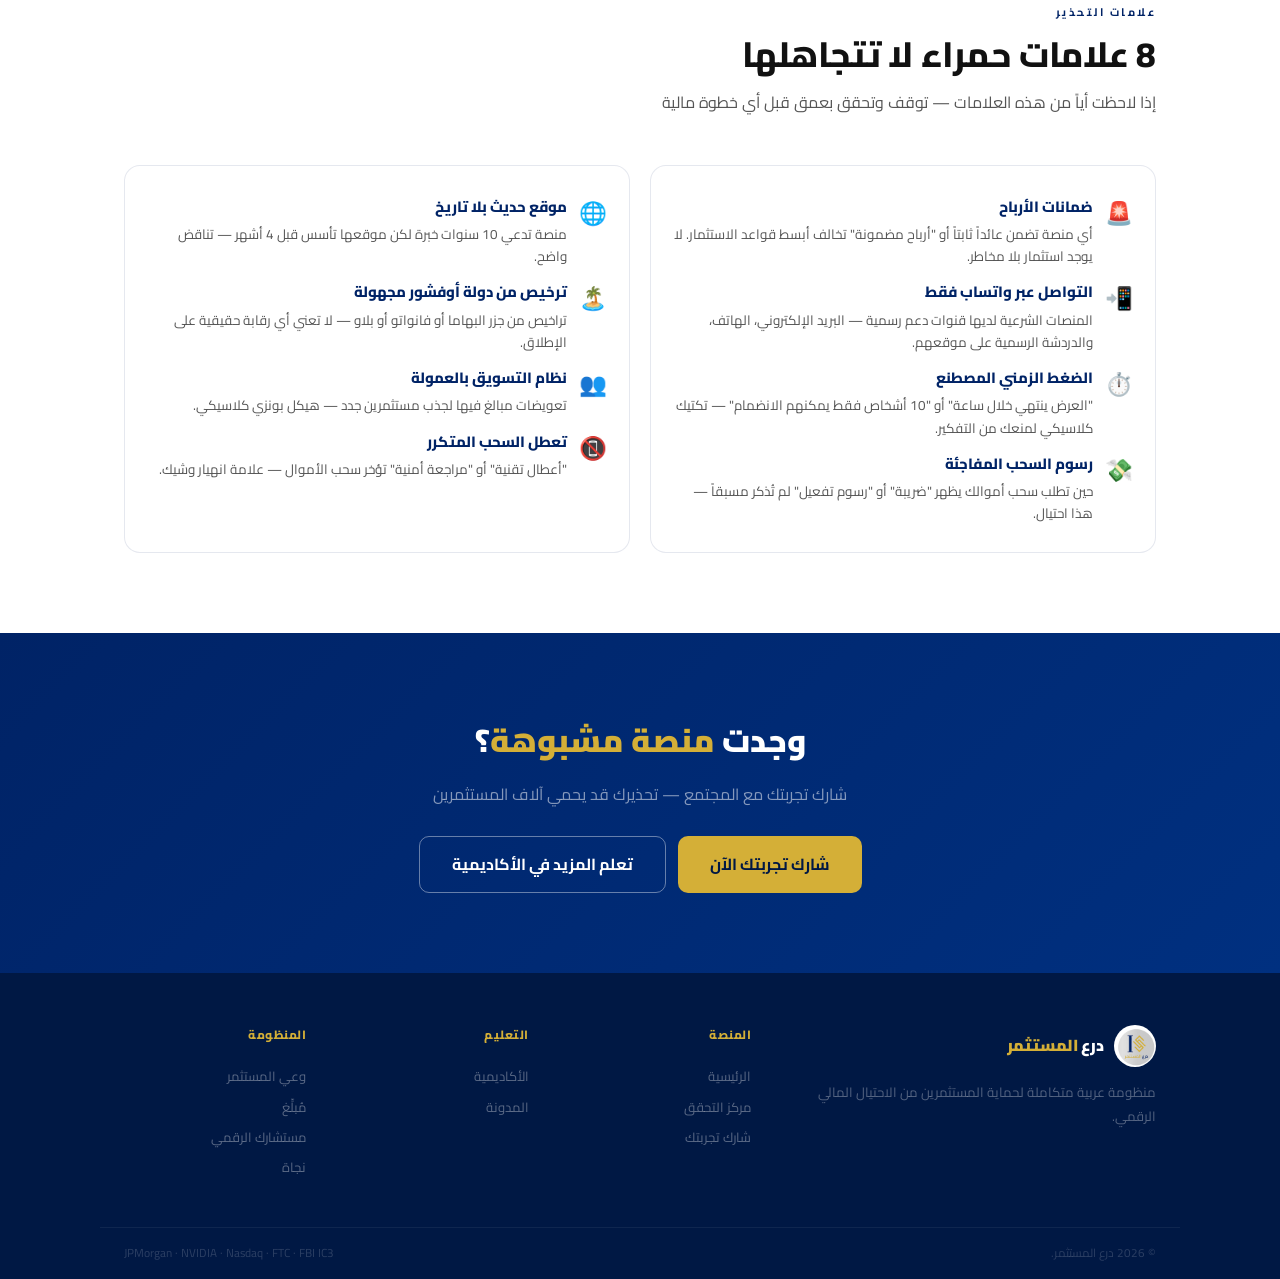
<file: verify.html>
<!DOCTYPE html>
<html lang="ar" dir="rtl">
<head>
  <meta charset="UTF-8"><meta name="viewport" content="width=device-width, initial-scale=1.0">
  <title>مركز التحقق والإرشاد | درع المستثمر</title>
  <meta name="description" content="فحص أي منصة استثمارية في ثلاث خطوات — عمر النطاق، مطابقة التراخيص، القائمة السوداء. قبل أن تضع دولارك الأول.">
  <link rel="preconnect" href="https://fonts.googleapis.com"><link rel="preconnect" href="https://fonts.gstatic.com" crossorigin>
  <link href="https://fonts.googleapis.com/css2?family=Cairo:wght@300;400;600;700;800;900&display=swap" rel="stylesheet">
  <link rel="stylesheet" href="css/style.css">
</head>
<body>

<nav class="nav" id="nav">
  <div class="nav-inner">
    <a href="index.html" class="nav-logo">
      <img src="assets/logo.png" alt="درع المستثمر" onerror="this.style.display='none'">
      <span class="nav-logo-text">درع <span>المستثمر</span></span>
    </a>
    <div class="nav-links">
      <a href="academy.html" class="nav-link">الأكاديمية</a>
      <a href="verify.html"  class="nav-link active">مركز التحقق</a>
      <a href="share.html"   class="nav-link">شارك تجربتك</a>
      <a href="blog/index.html" class="nav-link">المدونة</a>
      <a href="verify.html" class="btn btn-gold" style="padding:8px 20px;font-size:0.83rem;">ابدأ الفحص</a>
    </div>
    <button class="hamburger" id="hbg"><span></span><span></span><span></span></button>
  </div>
  <div class="mob" id="mob">
    <a href="index.html">الرئيسية</a><a href="academy.html">الأكاديمية</a>
    <a href="verify.html">مركز التحقق</a><a href="share.html">شارك تجربتك</a>
    <a href="blog/index.html">المدونة</a>
  </div>
</nav>

<div class="page-hero">
  <span class="eyebrow">مركز التحقق والإرشاد</span>
  <h1>المنخل التقني <span>للاستثمار الآمن</span></h1>
  <p>قبل أن تضع دولارك الأول في أي منصة، مررها عبر ثلاث خطوات حاسمة لقطع الشك باليقين</p>
</div>

<main>

<!-- خوارزمية الفحص -->
<section class="section section-dark">
  <div class="container">
    <div class="section-header" style="text-align:center;">
      <span class="eyebrow">خوارزمية الفحص الثلاثية</span>
      <h2 class="section-title title-light">ثلاث خطوات تكشف 90% من الاحتيال</h2>
      <p class="section-sub sub-light" style="margin:0 auto 48px;">اتبع الخطوات بالترتيب — أي منصة تفشل في خطوة واحدة تستحق وقفة وتحقيقاً أعمق.</p>
    </div>
    <div class="algo-wrap">
      <div class="algo-steps">

        <div class="astep dark-line reveal">
          <div class="aleft"><div class="anum anum-gold">١</div></div>
          <div class="aright">
            <div class="atitle-row"><span class="aemoji">🕐</span><span class="atitle">فحص عمر النطاق (Domain Age)</span></div>
            <p class="adesc">أغلب منصات الاحتيال يتم إغلاقها وفتح مواقع جديدة بديلة لها — لذا أغلبها يملك عمراً رقمياً أقل من 6 أشهر. استخدم الأدوات المتاحة مجاناً للتحقق من تاريخ تسجيل الموقع.</p>
            <div class="afact afact-dark">
              <span>⚠️</span>
              <span><strong>إحصاء:</strong> وفق FBI IC3، 73% من مواقع الاحتيال المكتشفة عمرها أقل من عام واحد. منصة بعمر أقل من 6 أشهر = تحقق مضاعف مطلوب.</span>
            </div>
            <div style="margin-top:14px;">
              <a href="https://whois.domaintools.com/" target="_blank" class="btn btn-white btn-lg" style="font-size:0.85rem;padding:10px 22px;">
                افحص عمر الموقع مجاناً ←
              </a>
            </div>
          </div>
        </div>

        <div class="astep dark-line reveal">
          <div class="aleft"><div class="anum anum-gold">٢</div></div>
          <div class="aright">
            <div class="atitle-row"><span class="aemoji">📋</span><span class="atitle">مطابقة التراخيص الرقابية</span></div>
            <p class="adesc">يدعي المحتالون دائماً وجود تراخيص رسمية. لا تعتمد على الصور المرفوعة في مواقعهم — تحقق مباشرة من السجلات الرسمية لأبرز الهيئات الرقابية الدولية.</p>
            <div class="afact afact-dark">
              <span>💡</span>
              <span><strong>نصيحة:</strong> ابحث عن اسم المنصة ورقم الترخيص المزعوم مباشرة في موقع الهيئة — لا تكتفِ بما تقوله المنصة عن نفسها.</span>
            </div>
            <div style="margin-top:14px;display:flex;gap:10px;flex-wrap:wrap;">
              <a href="https://register.fca.org.uk/" target="_blank" class="btn btn-white" style="font-size:0.82rem;padding:9px 18px;">FCA البريطانية ←</a>
              <a href="https://asic.gov.au/" target="_blank" class="btn btn-white" style="font-size:0.82rem;padding:9px 18px;">ASIC الأسترالية ←</a>
              <a href="https://www.finra.org/investors/have-problem/verify-firm-individual" target="_blank" class="btn btn-white" style="font-size:0.82rem;padding:9px 18px;">FINRA الأمريكية ←</a>
            </div>
          </div>
        </div>

        <div class="astep dark-line reveal">
          <div class="aleft"><div class="anum anum-gold">٣</div></div>
          <div class="aright">
            <div class="atitle-row"><span class="aemoji">🚫</span><span class="atitle">تزامن القائمة السوداء المجتمعية</span></div>
            <p class="adesc">من خلال الربط مع قواعد بيانات الشكاوى والذكاء الجمعي للمنصة، نتيح لك الوصول الفوري لجدول البيانات المحدث دورياً بأسماء المواقع والمنصات المحظورة والمبلغ عنها سابقاً.</p>
            <div class="afact afact-dark">
              <span>✅</span>
              <span><strong>قاعدة ذهبية:</strong> إذا ظهرت المنصة في قائمة سوداء واحدة فقط — توقف فوراً. لا تنتظر "تأكيداً إضافياً".</span>
            </div>
            <div style="margin-top:14px;">
              <a href="https://drive.google.com/open?id=1B1scVoycVYrZRZpQCREHiC2JrEL90HVTCP_rbWS8pqI" target="_blank" class="btn btn-gold btn-lg" style="font-size:0.85rem;padding:10px 22px;">
                📋 تصفح القائمة السوداء ←
              </a>
            </div>
          </div>
        </div>

      </div>
    </div>
  </div>
</section>

<!-- تحذيرات إضافية -->
<section class="section section-white">
  <div class="container">
    <div class="section-header">
      <div class="gold-bar"></div>
      <span class="eyebrow eyebrow-navy">علامات التحذير</span>
      <h2 class="section-title">8 علامات حمراء لا تتجاهلها</h2>
      <p class="section-sub">إذا لاحظت أياً من هذه العلامات — توقف وتحقق بعمق قبل أي خطوة مالية</p>
    </div>
    <div class="cards-2">
      <div class="card-base card-white reveal">
        <div style="display:flex;flex-direction:column;gap:12px;">
          <div style="display:flex;align-items:flex-start;gap:12px;"><span style="font-size:1.4rem;">🚨</span><div><h4 style="font-size:0.93rem;font-weight:800;color:var(--navy);margin-bottom:4px;">ضمانات الأرباح</h4><p style="font-size:0.84rem;color:var(--muted);line-height:1.65;">أي منصة تضمن عائداً ثابتاً أو "أرباح مضمونة" تخالف أبسط قواعد الاستثمار. لا يوجد استثمار بلا مخاطر.</p></div></div>
          <div style="display:flex;align-items:flex-start;gap:12px;"><span style="font-size:1.4rem;">📲</span><div><h4 style="font-size:0.93rem;font-weight:800;color:var(--navy);margin-bottom:4px;">التواصل عبر واتساب فقط</h4><p style="font-size:0.84rem;color:var(--muted);line-height:1.65;">المنصات الشرعية لديها قنوات دعم رسمية — البريد الإلكتروني، الهاتف، والدردشة الرسمية على موقعهم.</p></div></div>
          <div style="display:flex;align-items:flex-start;gap:12px;"><span style="font-size:1.4rem;">⏱️</span><div><h4 style="font-size:0.93rem;font-weight:800;color:var(--navy);margin-bottom:4px;">الضغط الزمني المصطنع</h4><p style="font-size:0.84rem;color:var(--muted);line-height:1.65;">"العرض ينتهي خلال ساعة" أو "10 أشخاص فقط يمكنهم الانضمام" — تكتيك كلاسيكي لمنعك من التفكير.</p></div></div>
          <div style="display:flex;align-items:flex-start;gap:12px;"><span style="font-size:1.4rem;">💸</span><div><h4 style="font-size:0.93rem;font-weight:800;color:var(--navy);margin-bottom:4px;">رسوم السحب المفاجئة</h4><p style="font-size:0.84rem;color:var(--muted);line-height:1.65;">حين تطلب سحب أموالك يظهر "ضريبة" أو "رسوم تفعيل" لم تُذكر مسبقاً — هذا احتيال.</p></div></div>
        </div>
      </div>
      <div class="card-base card-white reveal">
        <div style="display:flex;flex-direction:column;gap:12px;">
          <div style="display:flex;align-items:flex-start;gap:12px;"><span style="font-size:1.4rem;">🌐</span><div><h4 style="font-size:0.93rem;font-weight:800;color:var(--navy);margin-bottom:4px;">موقع حديث بلا تاريخ</h4><p style="font-size:0.84rem;color:var(--muted);line-height:1.65;">منصة تدعي 10 سنوات خبرة لكن موقعها تأسس قبل 4 أشهر — تناقض واضح.</p></div></div>
          <div style="display:flex;align-items:flex-start;gap:12px;"><span style="font-size:1.4rem;">🏝️</span><div><h4 style="font-size:0.93rem;font-weight:800;color:var(--navy);margin-bottom:4px;">ترخيص من دولة أوفشور مجهولة</h4><p style="font-size:0.84rem;color:var(--muted);line-height:1.65;">تراخيص من جزر البهاما أو فانواتو أو بلاو — لا تعني أي رقابة حقيقية على الإطلاق.</p></div></div>
          <div style="display:flex;align-items:flex-start;gap:12px;"><span style="font-size:1.4rem;">👥</span><div><h4 style="font-size:0.93rem;font-weight:800;color:var(--navy);margin-bottom:4px;">نظام التسويق بالعمولة</h4><p style="font-size:0.84rem;color:var(--muted);line-height:1.65;">تعويضات مبالغ فيها لجذب مستثمرين جدد — هيكل بونزي كلاسيكي.</p></div></div>
          <div style="display:flex;align-items:flex-start;gap:12px;"><span style="font-size:1.4rem;">📵</span><div><h4 style="font-size:0.93rem;font-weight:800;color:var(--navy);margin-bottom:4px;">تعطل السحب المتكرر</h4><p style="font-size:0.84rem;color:var(--muted);line-height:1.65;">"أعطال تقنية" أو "مراجعة أمنية" تؤخر سحب الأموال — علامة انهيار وشيك.</p></div></div>
        </div>
      </div>
    </div>
  </div>
</section>

<section class="cta-section">
  <div class="container">
    <h2>وجدت <span>منصة مشبوهة</span>؟</h2>
    <p>شارك تجربتك مع المجتمع — تحذيرك قد يحمي آلاف المستثمرين</p>
    <div class="cta-actions">
      <a href="share.html" class="btn btn-gold btn-lg">شارك تجربتك الآن</a>
      <a href="academy.html" class="btn btn-white btn-lg">تعلم المزيد في الأكاديمية</a>
    </div>
  </div>
</section>

</main>

<footer class="footer">
  <div class="footer-inner">
    <div class="footer-brand">
      <div class="footer-logo">
        <img src="assets/logo.png" alt="درع المستثمر" onerror="this.style.display='none'">
        <span class="footer-logo-text">درع <span>المستثمر</span></span>
      </div>
      <p>منظومة عربية متكاملة لحماية المستثمرين من الاحتيال المالي الرقمي.</p>
    </div>
    <div class="footer-col"><h4>المنصة</h4><a href="index.html">الرئيسية</a><a href="verify.html">مركز التحقق</a><a href="share.html">شارك تجربتك</a></div>
    <div class="footer-col"><h4>التعليم</h4><a href="academy.html">الأكاديمية</a><a href="blog/index.html">المدونة</a></div>
    <div class="footer-col"><h4>المنظومة</h4><a href="#">وعي المستثمر</a><a href="#">مُبلِّغ</a><a href="#">مستشارك الرقمي</a><a href="#">نجاة</a></div>
  </div>
  <div class="footer-bottom"><span>© 2026 درع المستثمر.</span><span>JPMorgan · NVIDIA · Nasdaq · FTC · FBI IC3</span></div>
</footer>
<script src="js/main.js"></script>
</body>
</html>
</file>
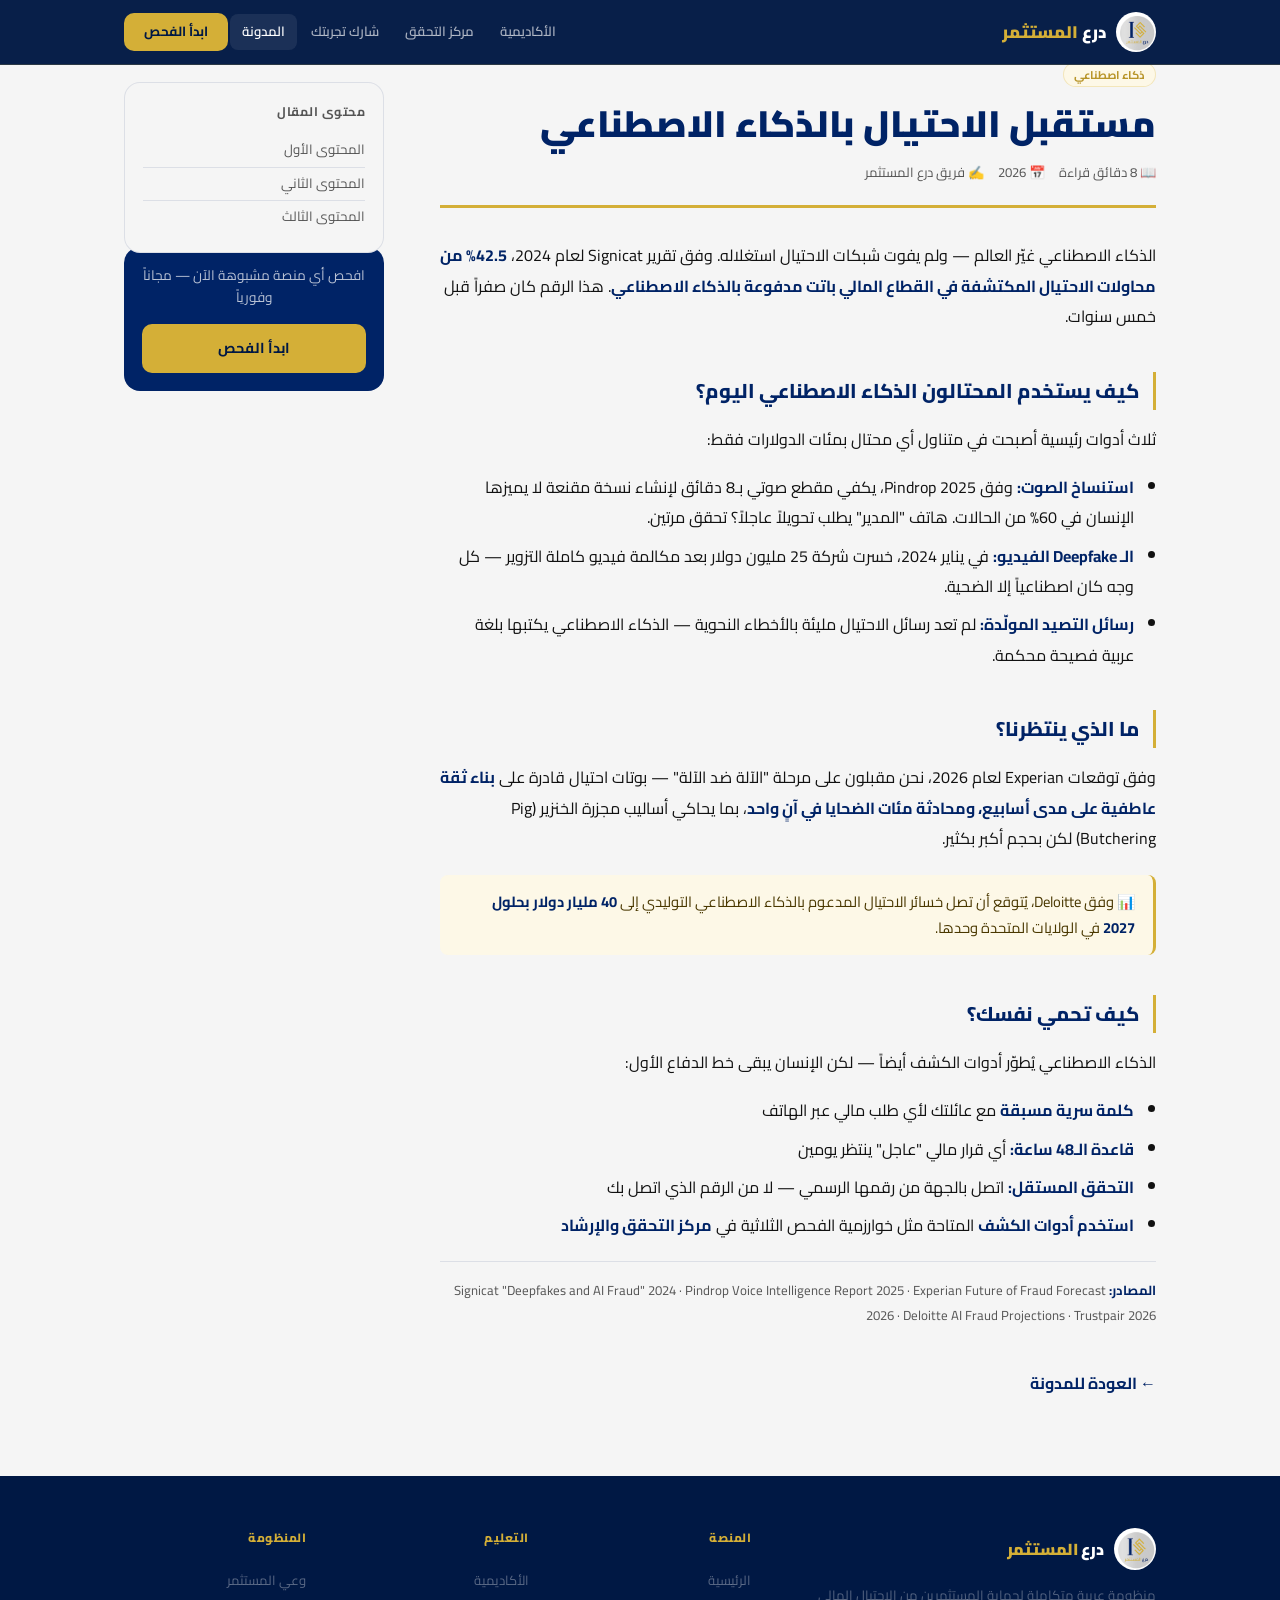
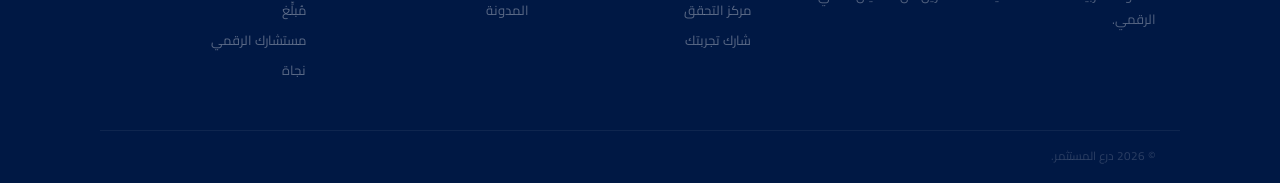
<file: blog/ai-fraud.html>
<!DOCTYPE html>
<html lang="ar" dir="rtl">
<head>
  <meta charset="UTF-8"><meta name="viewport" content="width=device-width, initial-scale=1.0">
  <title>مستقبل الاحتيال بالذكاء الاصطناعي | درع المستثمر</title>
  <meta name="description" content="كيف تستخدم شبكات الاحتيال الذكاء الاصطناعي لتطوير أساليبها — وما ينتظرنا خلال السنوات القادمة.">
  <meta property="og:title" content="مستقبل الاحتيال بالذكاء الاصطناعي">
  <meta property="og:type" content="article">
  <script type="application/ld+json">
  {"@context":"https://schema.org","@type":"Article","headline":"مستقبل الاحتيال بالذكاء الاصطناعي","author":{"@type":"Organization","name":"درع المستثمر"},"inLanguage":"ar"}
  </script>
  <link rel="preconnect" href="https://fonts.googleapis.com"><link rel="preconnect" href="https://fonts.gstatic.com" crossorigin>
  <link href="https://fonts.googleapis.com/css2?family=Cairo:wght@300;400;600;700;800;900&display=swap" rel="stylesheet">
  <link rel="stylesheet" href="../css/style.css">
</head>
<body>
<nav class="nav" id="nav">
  <div class="nav-inner">
    <a href="../index.html" class="nav-logo">
      <img src="../assets/logo.png" alt="درع المستثمر" onerror="this.style.display='none'">
      <span class="nav-logo-text">درع <span>المستثمر</span></span>
    </a>
    <div class="nav-links">
      <a href="../academy.html" class="nav-link">الأكاديمية</a>
      <a href="../verify.html" class="nav-link">مركز التحقق</a>
      <a href="../share.html" class="nav-link">شارك تجربتك</a>
      <a href="index.html" class="nav-link active">المدونة</a>
      <a href="../verify.html" class="btn btn-gold" style="padding:8px 20px;font-size:0.83rem;">ابدأ الفحص</a>
    </div>
    <button class="hamburger" id="hbg"><span></span><span></span><span></span></button>
  </div>
  <div class="mob" id="mob">
    <a href="../index.html">الرئيسية</a>
    <a href="../academy.html">الأكاديمية</a>
    <a href="../verify.html">مركز التحقق</a>
    <a href="index.html">المدونة</a>
  </div>
</nav>
<main>
  <div class="article-layout">
    <article>
      <span class="art-tag">ذكاء اصطناعي</span>
      <h1 style="font-size:clamp(1.7rem,3vw,2.3rem);font-weight:900;color:var(--navy);line-height:1.25;margin-bottom:14px;">مستقبل الاحتيال بالذكاء الاصطناعي</h1>
      <div class="article-meta">
        <span>📖 8 دقائق قراءة</span>
        <span>📅 2026</span>
        <span>✍️ فريق درع المستثمر</span>
      </div>
      <div class="article-body">
        <p>الذكاء الاصطناعي غيّر العالم — ولم يفوت شبكات الاحتيال استغلاله. وفق تقرير Signicat لعام 2024، <strong>42.5% من محاولات الاحتيال المكتشفة في القطاع المالي باتت مدفوعة بالذكاء الاصطناعي</strong>. هذا الرقم كان صفراً قبل خمس سنوات.</p>
<h2 id="s1">كيف يستخدم المحتالون الذكاء الاصطناعي اليوم؟</h2>
<p>ثلاث أدوات رئيسية أصبحت في متناول أي محتال بمئات الدولارات فقط:</p>
<ul>
<li><strong>استنساخ الصوت:</strong> وفق Pindrop 2025، يكفي مقطع صوتي بـ8 دقائق لإنشاء نسخة مقنعة لا يميزها الإنسان في 60% من الحالات. هاتف "المدير" يطلب تحويلاً عاجلاً؟ تحقق مرتين.</li>
<li><strong>الـ Deepfake الفيديو:</strong> في يناير 2024، خسرت شركة 25 مليون دولار بعد مكالمة فيديو كاملة التزوير — كل وجه كان اصطناعياً إلا الضحية.</li>
<li><strong>رسائل التصيد المولّدة:</strong> لم تعد رسائل الاحتيال مليئة بالأخطاء النحوية — الذكاء الاصطناعي يكتبها بلغة عربية فصيحة محكمة.</li>
</ul>
<h2 id="s2">ما الذي ينتظرنا؟</h2>
<p>وفق توقعات Experian لعام 2026، نحن مقبلون على مرحلة "الآلة ضد الآلة" — بوتات احتيال قادرة على <strong>بناء ثقة عاطفية على مدى أسابيع، ومحادثة مئات الضحايا في آنٍ واحد</strong>، بما يحاكي أساليب مجزرة الخنزير (Pig Butchering) لكن بحجم أكبر بكثير.</p>
<div class="article-callout">📊 وفق Deloitte، يُتوقع أن تصل خسائر الاحتيال المدعوم بالذكاء الاصطناعي التوليدي إلى <strong>40 مليار دولار بحلول 2027</strong> في الولايات المتحدة وحدها.</div>
<h2 id="s3">كيف تحمي نفسك؟</h2>
<p>الذكاء الاصطناعي يُطوّر أدوات الكشف أيضاً — لكن الإنسان يبقى خط الدفاع الأول:</p>
<ul>
<li><strong>كلمة سرية مسبقة</strong> مع عائلتك لأي طلب مالي عبر الهاتف</li>
<li><strong>قاعدة الـ48 ساعة:</strong> أي قرار مالي "عاجل" ينتظر يومين</li>
<li><strong>التحقق المستقل:</strong> اتصل بالجهة من رقمها الرسمي — لا من الرقم الذي اتصل بك</li>
<li><strong>استخدم أدوات الكشف</strong> المتاحة مثل خوارزمية الفحص الثلاثية في <a href="../verify.html" style="color:var(--navy);font-weight:700;">مركز التحقق والإرشاد</a></li>
</ul>
<p style="margin-top:20px;font-size:0.82rem;color:var(--muted);padding-top:16px;border-top:1px solid var(--border);"><strong>المصادر:</strong> Signicat "Deepfakes and AI Fraud" 2024 · Pindrop Voice Intelligence Report 2025 · Experian Future of Fraud Forecast 2026 · Deloitte AI Fraud Projections · Trustpair 2026</p>
        <p style="margin-top:40px;"><a href="index.html" style="color:var(--navy);font-weight:700;">← العودة للمدونة</a></p>
      </div>
    </article>
    <aside>
      <div class="sidebar-box">
        <h4>محتوى المقال</h4>
        <a href="#s1" class="toc-link">المحتوى الأول</a>
        <a href="#s2" class="toc-link">المحتوى الثاني</a>
        <a href="#s3" class="toc-link">المحتوى الثالث</a>
      </div>
      <div class="sidebar-cta">
        <p>افحص أي منصة مشبوهة الآن — مجاناً وفورياً</p>
        <a href="../verify.html" class="btn btn-gold" style="width:100%;justify-content:center;margin-top:4px;">ابدأ الفحص</a>
      </div>
    </aside>
  </div>
</main>
<footer class="footer">
  <div class="footer-inner">
    <div class="footer-brand">
      <div class="footer-logo">
        <img src="../assets/logo.png" alt="درع المستثمر" onerror="this.style.display='none'">
        <span class="footer-logo-text">درع <span>المستثمر</span></span>
      </div>
      <p>منظومة عربية متكاملة لحماية المستثمرين من الاحتيال المالي الرقمي.</p>
    </div>
    <div class="footer-col"><h4>المنصة</h4><a href="../index.html">الرئيسية</a><a href="../verify.html">مركز التحقق</a><a href="../share.html">شارك تجربتك</a></div>
    <div class="footer-col"><h4>التعليم</h4><a href="../academy.html">الأكاديمية</a><a href="index.html">المدونة</a></div>
    <div class="footer-col"><h4>المنظومة</h4><a href="#">وعي المستثمر</a><a href="#">مُبلِّغ</a><a href="#">مستشارك الرقمي</a><a href="#">نجاة</a></div>
  </div>
  <div class="footer-bottom"><span>© 2026 درع المستثمر.</span></div>
</footer>
<script src="../js/main.js"></script>
</body>
</html>
</file>
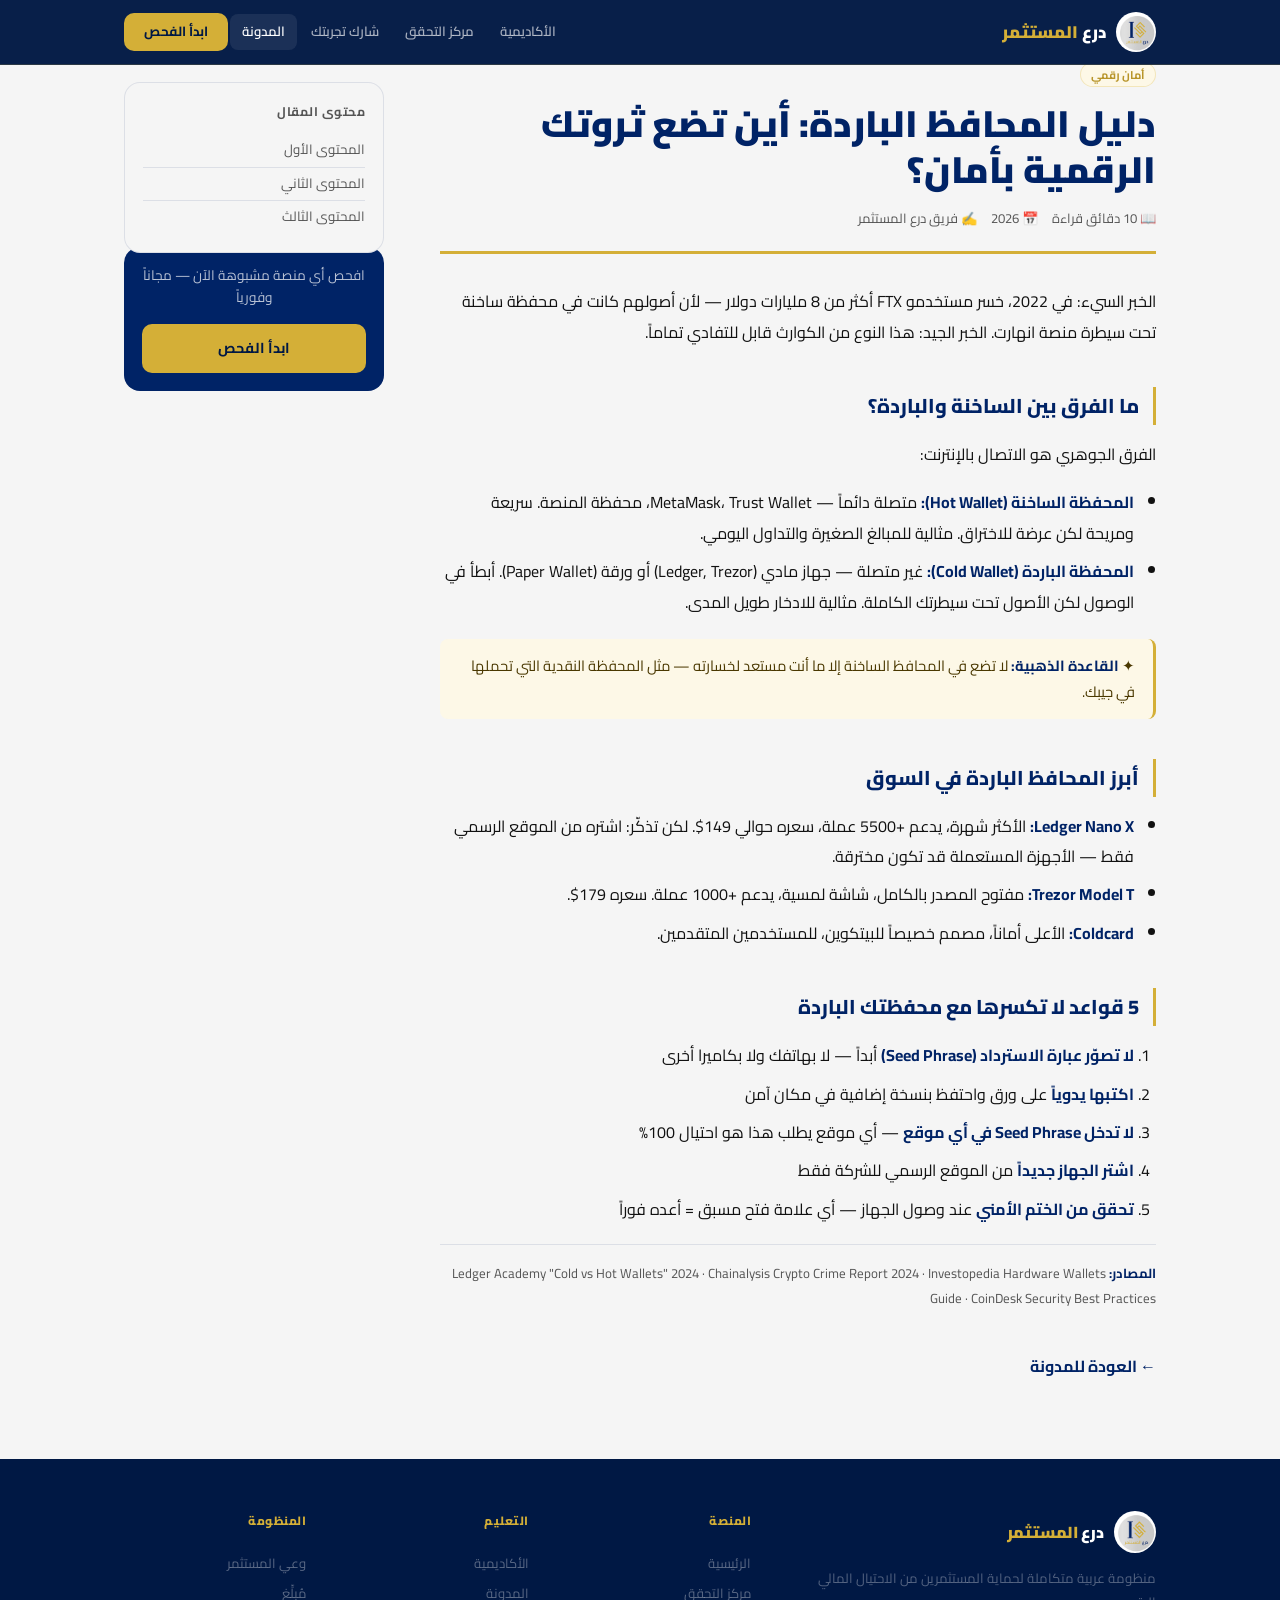
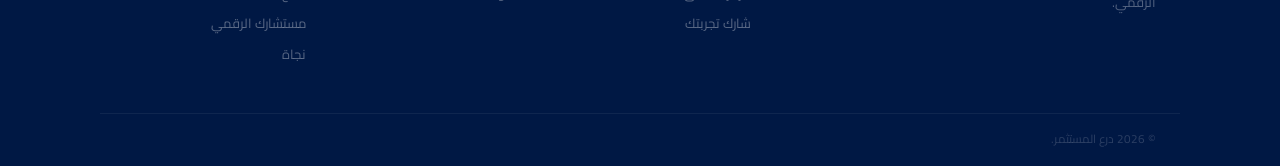
<file: blog/cold-wallets.html>
<!DOCTYPE html>
<html lang="ar" dir="rtl">
<head>
  <meta charset="UTF-8"><meta name="viewport" content="width=device-width, initial-scale=1.0">
  <title>دليل المحافظ الباردة: أين تضع ثروتك الرقمية بأمان؟ | درع المستثمر</title>
  <meta name="description" content="الفرق بين المحافظ الساخنة والباردة، وكيف تختار الحل الأنسب لحجم أصولك الرقمية.">
  <meta property="og:title" content="دليل المحافظ الباردة: أين تضع ثروتك الرقمية بأمان؟">
  <meta property="og:type" content="article">
  <script type="application/ld+json">
  {"@context":"https://schema.org","@type":"Article","headline":"دليل المحافظ الباردة: أين تضع ثروتك الرقمية بأمان؟","author":{"@type":"Organization","name":"درع المستثمر"},"inLanguage":"ar"}
  </script>
  <link rel="preconnect" href="https://fonts.googleapis.com"><link rel="preconnect" href="https://fonts.gstatic.com" crossorigin>
  <link href="https://fonts.googleapis.com/css2?family=Cairo:wght@300;400;600;700;800;900&display=swap" rel="stylesheet">
  <link rel="stylesheet" href="../css/style.css">
</head>
<body>
<nav class="nav" id="nav">
  <div class="nav-inner">
    <a href="../index.html" class="nav-logo">
      <img src="../assets/logo.png" alt="درع المستثمر" onerror="this.style.display='none'">
      <span class="nav-logo-text">درع <span>المستثمر</span></span>
    </a>
    <div class="nav-links">
      <a href="../academy.html" class="nav-link">الأكاديمية</a>
      <a href="../verify.html" class="nav-link">مركز التحقق</a>
      <a href="../share.html" class="nav-link">شارك تجربتك</a>
      <a href="index.html" class="nav-link active">المدونة</a>
      <a href="../verify.html" class="btn btn-gold" style="padding:8px 20px;font-size:0.83rem;">ابدأ الفحص</a>
    </div>
    <button class="hamburger" id="hbg"><span></span><span></span><span></span></button>
  </div>
  <div class="mob" id="mob">
    <a href="../index.html">الرئيسية</a>
    <a href="../academy.html">الأكاديمية</a>
    <a href="../verify.html">مركز التحقق</a>
    <a href="index.html">المدونة</a>
  </div>
</nav>
<main>
  <div class="article-layout">
    <article>
      <span class="art-tag">أمان رقمي</span>
      <h1 style="font-size:clamp(1.7rem,3vw,2.3rem);font-weight:900;color:var(--navy);line-height:1.25;margin-bottom:14px;">دليل المحافظ الباردة: أين تضع ثروتك الرقمية بأمان؟</h1>
      <div class="article-meta">
        <span>📖 10 دقائق قراءة</span>
        <span>📅 2026</span>
        <span>✍️ فريق درع المستثمر</span>
      </div>
      <div class="article-body">
        <p>الخبر السيء: في 2022، خسر مستخدمو FTX أكثر من 8 مليارات دولار — لأن أصولهم كانت في محفظة ساخنة تحت سيطرة منصة انهارت. الخبر الجيد: هذا النوع من الكوارث قابل للتفادي تماماً.</p>
<h2 id="s1">ما الفرق بين الساخنة والباردة؟</h2>
<p>الفرق الجوهري هو الاتصال بالإنترنت:</p>
<ul>
<li><strong>المحفظة الساخنة (Hot Wallet):</strong> متصلة دائماً — MetaMask، Trust Wallet، محفظة المنصة. سريعة ومريحة لكن عرضة للاختراق. مثالية للمبالغ الصغيرة والتداول اليومي.</li>
<li><strong>المحفظة الباردة (Cold Wallet):</strong> غير متصلة — جهاز مادي (Ledger, Trezor) أو ورقة (Paper Wallet). أبطأ في الوصول لكن الأصول تحت سيطرتك الكاملة. مثالية للادخار طويل المدى.</li>
</ul>
<div class="article-callout">✦ <strong>القاعدة الذهبية:</strong> لا تضع في المحافظ الساخنة إلا ما أنت مستعد لخسارته — مثل المحفظة النقدية التي تحملها في جيبك.</div>
<h2 id="s2">أبرز المحافظ الباردة في السوق</h2>
<ul>
<li><strong>Ledger Nano X:</strong> الأكثر شهرة، يدعم +5500 عملة، سعره حوالي 149$. لكن تذكّر: اشتره من الموقع الرسمي فقط — الأجهزة المستعملة قد تكون مخترقة.</li>
<li><strong>Trezor Model T:</strong> مفتوح المصدر بالكامل، شاشة لمسية، يدعم +1000 عملة. سعره 179$.</li>
<li><strong>Coldcard:</strong> الأعلى أماناً، مصمم خصيصاً للبيتكوين، للمستخدمين المتقدمين.</li>
</ul>
<h2 id="s3">5 قواعد لا تكسرها مع محفظتك الباردة</h2>
<ol>
<li><strong>لا تصوّر عبارة الاسترداد (Seed Phrase)</strong> أبداً — لا بهاتفك ولا بكاميرا أخرى</li>
<li><strong>اكتبها يدوياً</strong> على ورق واحتفظ بنسخة إضافية في مكان آمن</li>
<li><strong>لا تدخل Seed Phrase في أي موقع</strong> — أي موقع يطلب هذا هو احتيال 100%</li>
<li><strong>اشتر الجهاز جديداً</strong> من الموقع الرسمي للشركة فقط</li>
<li><strong>تحقق من الختم الأمني</strong> عند وصول الجهاز — أي علامة فتح مسبق = أعده فوراً</li>
</ol>
<p style="margin-top:20px;font-size:0.82rem;color:var(--muted);padding-top:16px;border-top:1px solid var(--border);"><strong>المصادر:</strong> Ledger Academy "Cold vs Hot Wallets" 2024 · Chainalysis Crypto Crime Report 2024 · Investopedia Hardware Wallets Guide · CoinDesk Security Best Practices</p>
        <p style="margin-top:40px;"><a href="index.html" style="color:var(--navy);font-weight:700;">← العودة للمدونة</a></p>
      </div>
    </article>
    <aside>
      <div class="sidebar-box">
        <h4>محتوى المقال</h4>
        <a href="#s1" class="toc-link">المحتوى الأول</a>
        <a href="#s2" class="toc-link">المحتوى الثاني</a>
        <a href="#s3" class="toc-link">المحتوى الثالث</a>
      </div>
      <div class="sidebar-cta">
        <p>افحص أي منصة مشبوهة الآن — مجاناً وفورياً</p>
        <a href="../verify.html" class="btn btn-gold" style="width:100%;justify-content:center;margin-top:4px;">ابدأ الفحص</a>
      </div>
    </aside>
  </div>
</main>
<footer class="footer">
  <div class="footer-inner">
    <div class="footer-brand">
      <div class="footer-logo">
        <img src="../assets/logo.png" alt="درع المستثمر" onerror="this.style.display='none'">
        <span class="footer-logo-text">درع <span>المستثمر</span></span>
      </div>
      <p>منظومة عربية متكاملة لحماية المستثمرين من الاحتيال المالي الرقمي.</p>
    </div>
    <div class="footer-col"><h4>المنصة</h4><a href="../index.html">الرئيسية</a><a href="../verify.html">مركز التحقق</a><a href="../share.html">شارك تجربتك</a></div>
    <div class="footer-col"><h4>التعليم</h4><a href="../academy.html">الأكاديمية</a><a href="index.html">المدونة</a></div>
    <div class="footer-col"><h4>المنظومة</h4><a href="#">وعي المستثمر</a><a href="#">مُبلِّغ</a><a href="#">مستشارك الرقمي</a><a href="#">نجاة</a></div>
  </div>
  <div class="footer-bottom"><span>© 2026 درع المستثمر.</span></div>
</footer>
<script src="../js/main.js"></script>
</body>
</html>
</file>
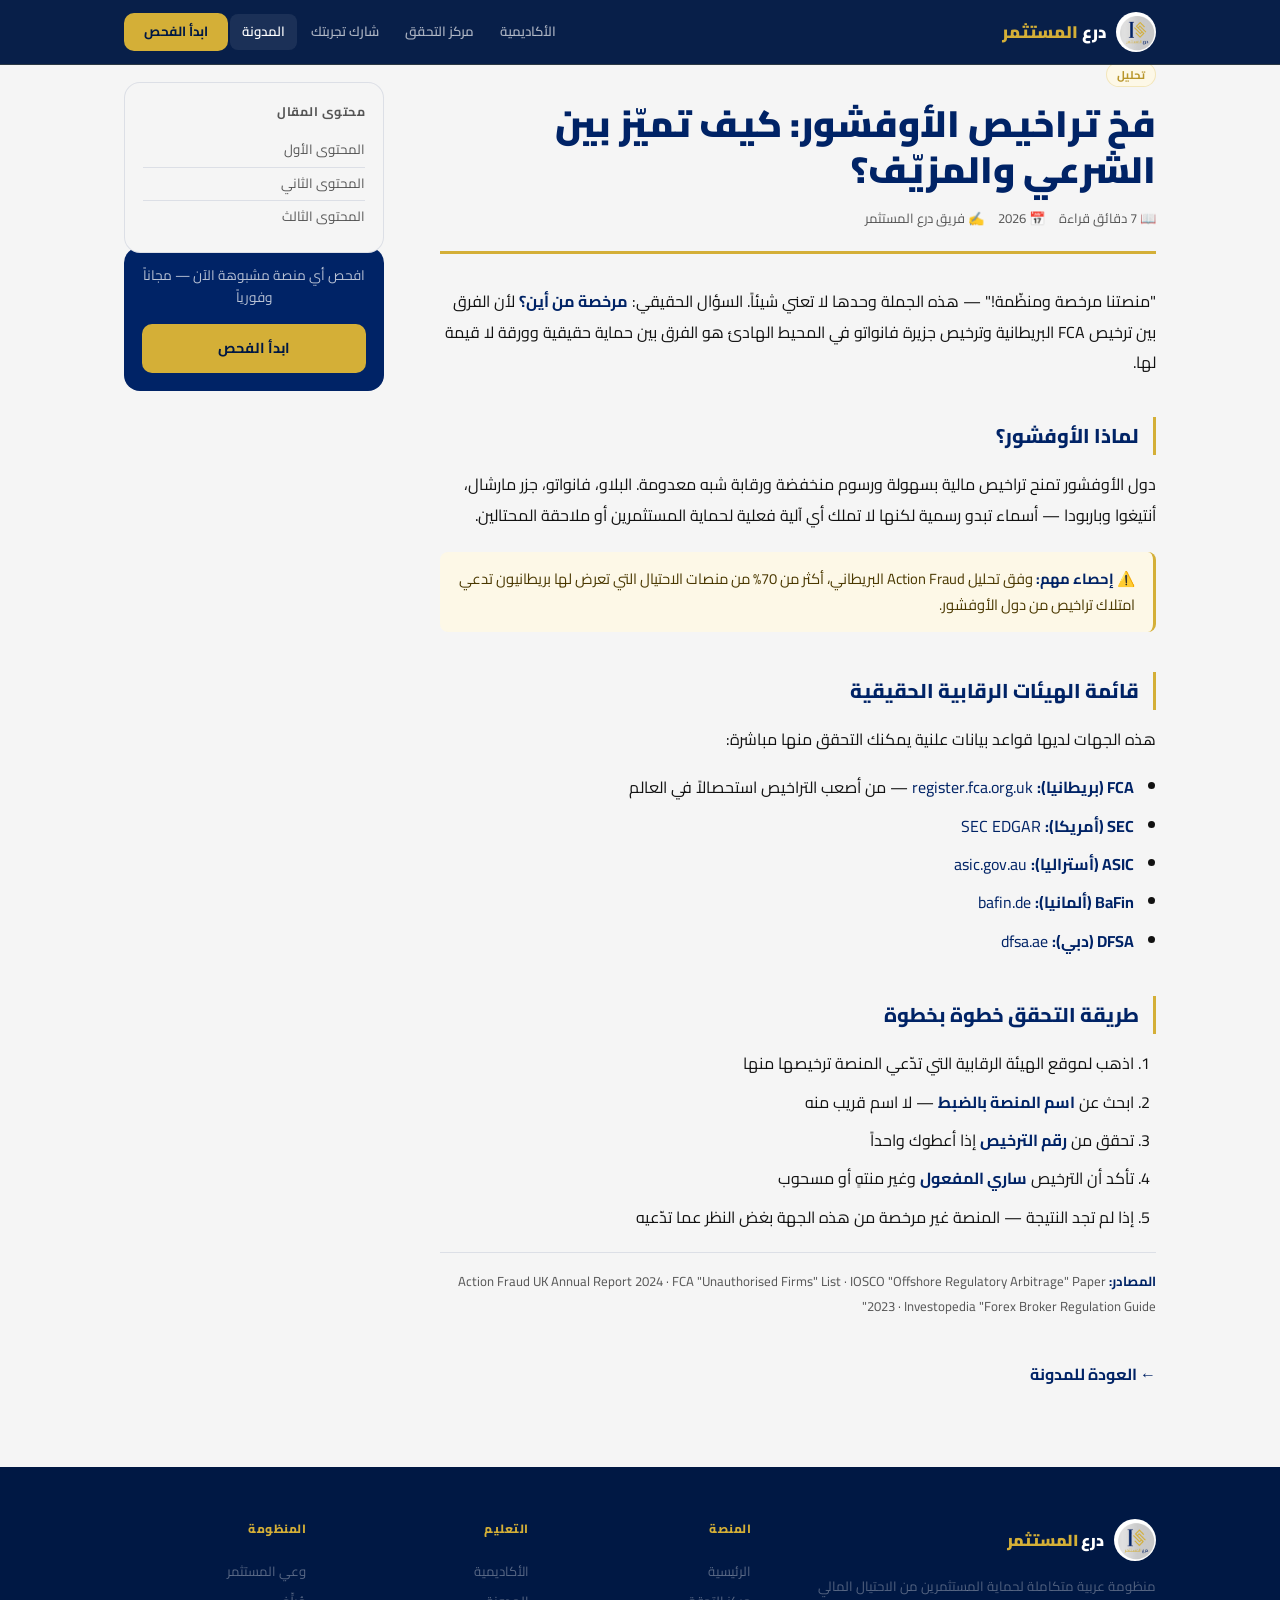
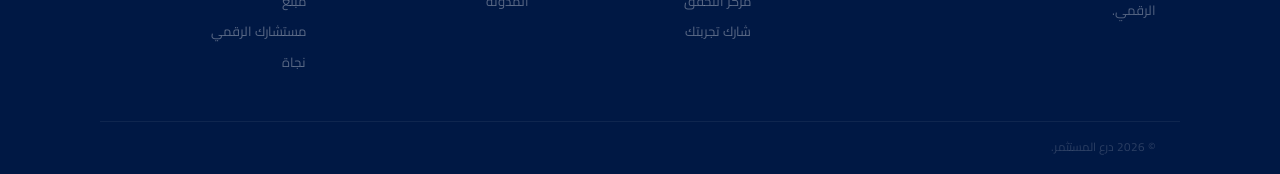
<file: blog/offshore.html>
<!DOCTYPE html>
<html lang="ar" dir="rtl">
<head>
  <meta charset="UTF-8"><meta name="viewport" content="width=device-width, initial-scale=1.0">
  <title>فخ تراخيص الأوفشور: كيف تميّز بين الشرعي والمزيّف؟ | درع المستثمر</title>
  <meta name="description" content="كيف تنتزع منصات الاحتيال تراخيص هشة من دول الأوفشور وتسوّقها كضمان للشرعية — وكيف تكشفها.">
  <meta property="og:title" content="فخ تراخيص الأوفشور: كيف تميّز بين الشرعي والمزيّف؟">
  <meta property="og:type" content="article">
  <script type="application/ld+json">
  {"@context":"https://schema.org","@type":"Article","headline":"فخ تراخيص الأوفشور: كيف تميّز بين الشرعي والمزيّف؟","author":{"@type":"Organization","name":"درع المستثمر"},"inLanguage":"ar"}
  </script>
  <link rel="preconnect" href="https://fonts.googleapis.com"><link rel="preconnect" href="https://fonts.gstatic.com" crossorigin>
  <link href="https://fonts.googleapis.com/css2?family=Cairo:wght@300;400;600;700;800;900&display=swap" rel="stylesheet">
  <link rel="stylesheet" href="../css/style.css">
</head>
<body>
<nav class="nav" id="nav">
  <div class="nav-inner">
    <a href="../index.html" class="nav-logo">
      <img src="../assets/logo.png" alt="درع المستثمر" onerror="this.style.display='none'">
      <span class="nav-logo-text">درع <span>المستثمر</span></span>
    </a>
    <div class="nav-links">
      <a href="../academy.html" class="nav-link">الأكاديمية</a>
      <a href="../verify.html" class="nav-link">مركز التحقق</a>
      <a href="../share.html" class="nav-link">شارك تجربتك</a>
      <a href="index.html" class="nav-link active">المدونة</a>
      <a href="../verify.html" class="btn btn-gold" style="padding:8px 20px;font-size:0.83rem;">ابدأ الفحص</a>
    </div>
    <button class="hamburger" id="hbg"><span></span><span></span><span></span></button>
  </div>
  <div class="mob" id="mob">
    <a href="../index.html">الرئيسية</a>
    <a href="../academy.html">الأكاديمية</a>
    <a href="../verify.html">مركز التحقق</a>
    <a href="index.html">المدونة</a>
  </div>
</nav>
<main>
  <div class="article-layout">
    <article>
      <span class="art-tag">تحليل</span>
      <h1 style="font-size:clamp(1.7rem,3vw,2.3rem);font-weight:900;color:var(--navy);line-height:1.25;margin-bottom:14px;">فخ تراخيص الأوفشور: كيف تميّز بين الشرعي والمزيّف؟</h1>
      <div class="article-meta">
        <span>📖 7 دقائق قراءة</span>
        <span>📅 2026</span>
        <span>✍️ فريق درع المستثمر</span>
      </div>
      <div class="article-body">
        <p>"منصتنا مرخصة ومنظّمة!" — هذه الجملة وحدها لا تعني شيئاً. السؤال الحقيقي: <strong>مرخصة من أين؟</strong> لأن الفرق بين ترخيص FCA البريطانية وترخيص جزيرة فانواتو في المحيط الهادئ هو الفرق بين حماية حقيقية وورقة لا قيمة لها.</p>
<h2 id="s1">لماذا الأوفشور؟</h2>
<p>دول الأوفشور تمنح تراخيص مالية بسهولة ورسوم منخفضة ورقابة شبه معدومة. البلاو، فانواتو، جزر مارشال، أنتيغوا وباربودا — أسماء تبدو رسمية لكنها لا تملك أي آلية فعلية لحماية المستثمرين أو ملاحقة المحتالين.</p>
<div class="article-callout">⚠️ <strong>إحصاء مهم:</strong> وفق تحليل Action Fraud البريطاني، أكثر من 70% من منصات الاحتيال التي تعرض لها بريطانيون تدعي امتلاك تراخيص من دول الأوفشور.</div>
<h2 id="s2">قائمة الهيئات الرقابية الحقيقية</h2>
<p>هذه الجهات لديها قواعد بيانات علنية يمكنك التحقق منها مباشرة:</p>
<ul>
<li><strong>FCA (بريطانيا):</strong> <a href="https://register.fca.org.uk" target="_blank" style="color:var(--navy);">register.fca.org.uk</a> — من أصعب التراخيص استحصالاً في العالم</li>
<li><strong>SEC (أمريكا):</strong> <a href="https://efts.sec.gov/LATEST/search-index" target="_blank" style="color:var(--navy);">SEC EDGAR</a></li>
<li><strong>ASIC (أستراليا):</strong> <a href="https://asic.gov.au" target="_blank" style="color:var(--navy);">asic.gov.au</a></li>
<li><strong>BaFin (ألمانيا):</strong> <a href="https://www.bafin.de" target="_blank" style="color:var(--navy);">bafin.de</a></li>
<li><strong>DFSA (دبي):</strong> <a href="https://www.dfsa.ae" target="_blank" style="color:var(--navy);">dfsa.ae</a></li>
</ul>
<h2 id="s3">طريقة التحقق خطوة بخطوة</h2>
<ol>
<li>اذهب لموقع الهيئة الرقابية التي تدّعي المنصة ترخيصها منها</li>
<li>ابحث عن <strong>اسم المنصة بالضبط</strong> — لا اسم قريب منه</li>
<li>تحقق من <strong>رقم الترخيص</strong> إذا أعطوك واحداً</li>
<li>تأكد أن الترخيص <strong>ساري المفعول</strong> وغير منتهٍ أو مسحوب</li>
<li>إذا لم تجد النتيجة — المنصة غير مرخصة من هذه الجهة بغض النظر عما تدّعيه</li>
</ol>
<p style="margin-top:20px;font-size:0.82rem;color:var(--muted);padding-top:16px;border-top:1px solid var(--border);"><strong>المصادر:</strong> Action Fraud UK Annual Report 2024 · FCA "Unauthorised Firms" List · IOSCO "Offshore Regulatory Arbitrage" Paper 2023 · Investopedia "Forex Broker Regulation Guide"</p>
        <p style="margin-top:40px;"><a href="index.html" style="color:var(--navy);font-weight:700;">← العودة للمدونة</a></p>
      </div>
    </article>
    <aside>
      <div class="sidebar-box">
        <h4>محتوى المقال</h4>
        <a href="#s1" class="toc-link">المحتوى الأول</a>
        <a href="#s2" class="toc-link">المحتوى الثاني</a>
        <a href="#s3" class="toc-link">المحتوى الثالث</a>
      </div>
      <div class="sidebar-cta">
        <p>افحص أي منصة مشبوهة الآن — مجاناً وفورياً</p>
        <a href="../verify.html" class="btn btn-gold" style="width:100%;justify-content:center;margin-top:4px;">ابدأ الفحص</a>
      </div>
    </aside>
  </div>
</main>
<footer class="footer">
  <div class="footer-inner">
    <div class="footer-brand">
      <div class="footer-logo">
        <img src="../assets/logo.png" alt="درع المستثمر" onerror="this.style.display='none'">
        <span class="footer-logo-text">درع <span>المستثمر</span></span>
      </div>
      <p>منظومة عربية متكاملة لحماية المستثمرين من الاحتيال المالي الرقمي.</p>
    </div>
    <div class="footer-col"><h4>المنصة</h4><a href="../index.html">الرئيسية</a><a href="../verify.html">مركز التحقق</a><a href="../share.html">شارك تجربتك</a></div>
    <div class="footer-col"><h4>التعليم</h4><a href="../academy.html">الأكاديمية</a><a href="index.html">المدونة</a></div>
    <div class="footer-col"><h4>المنظومة</h4><a href="#">وعي المستثمر</a><a href="#">مُبلِّغ</a><a href="#">مستشارك الرقمي</a><a href="#">نجاة</a></div>
  </div>
  <div class="footer-bottom"><span>© 2026 درع المستثمر.</span></div>
</footer>
<script src="../js/main.js"></script>
</body>
</html>
</file>
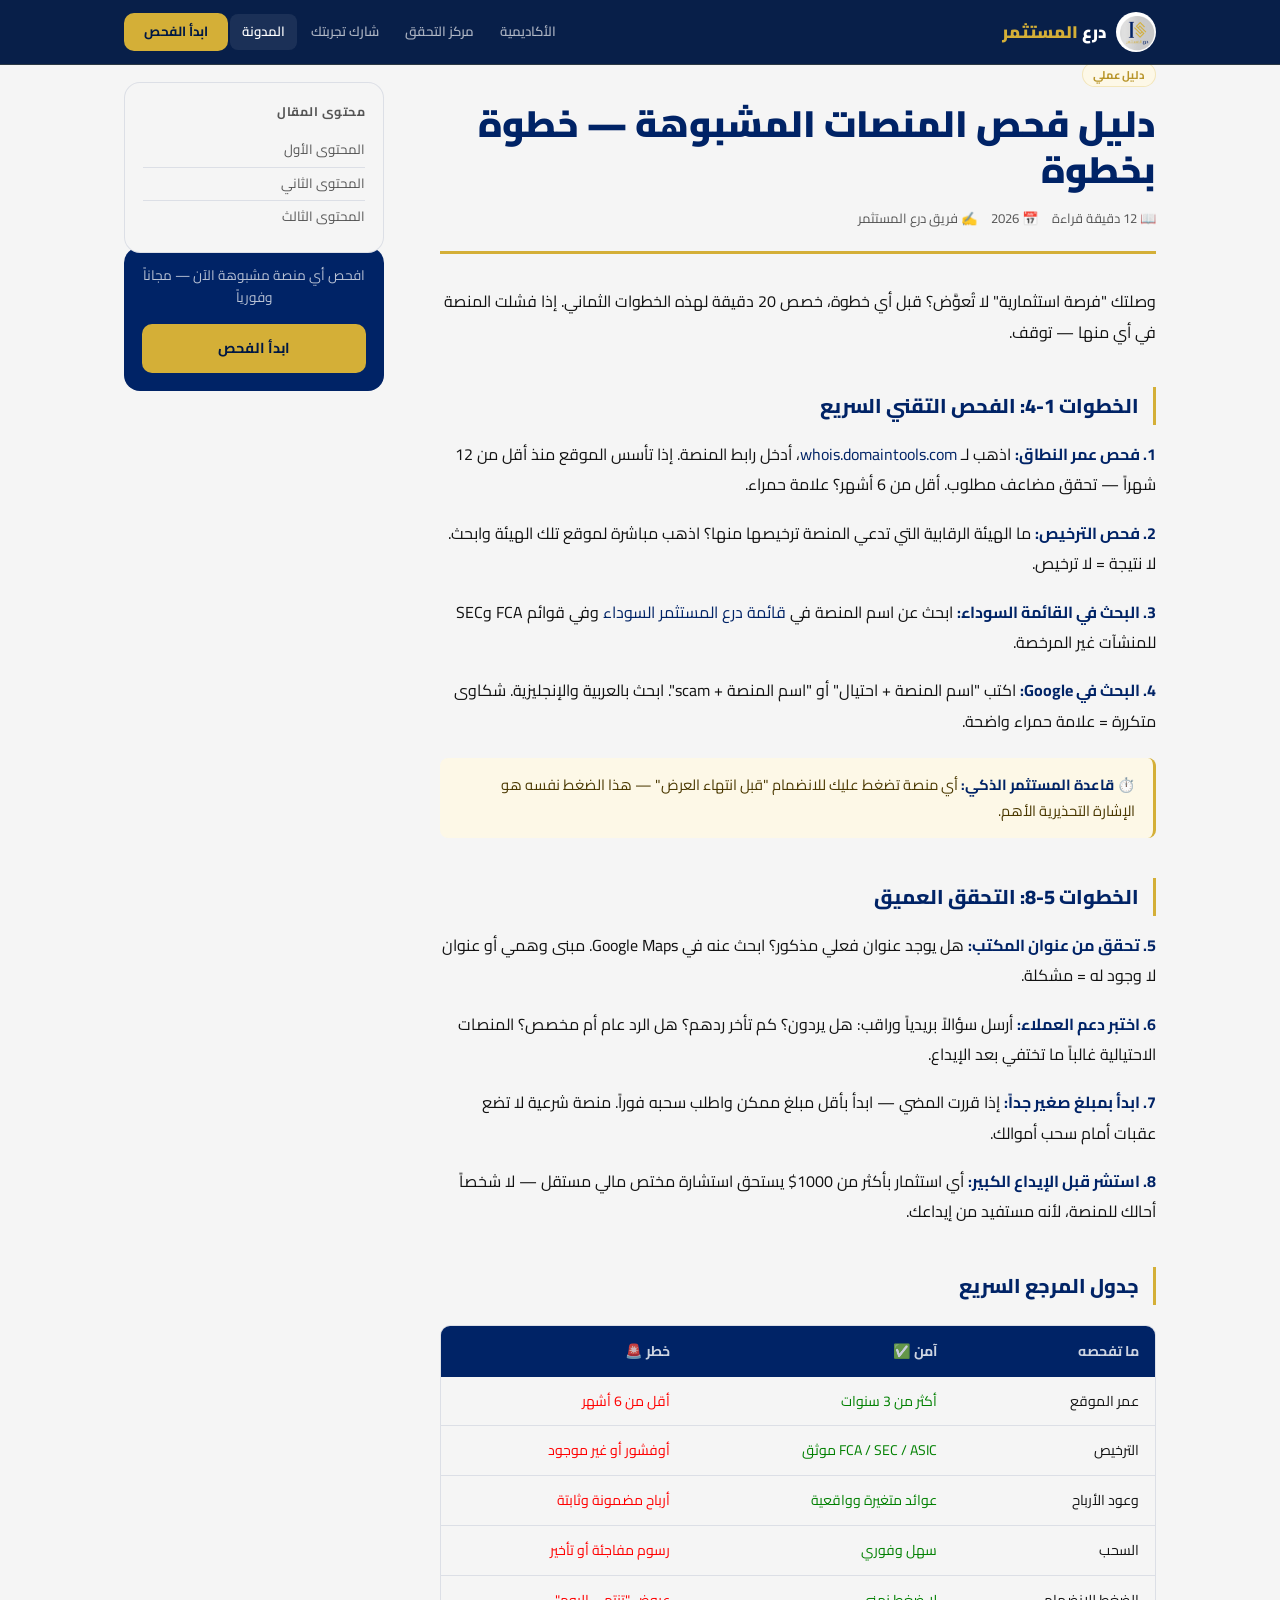
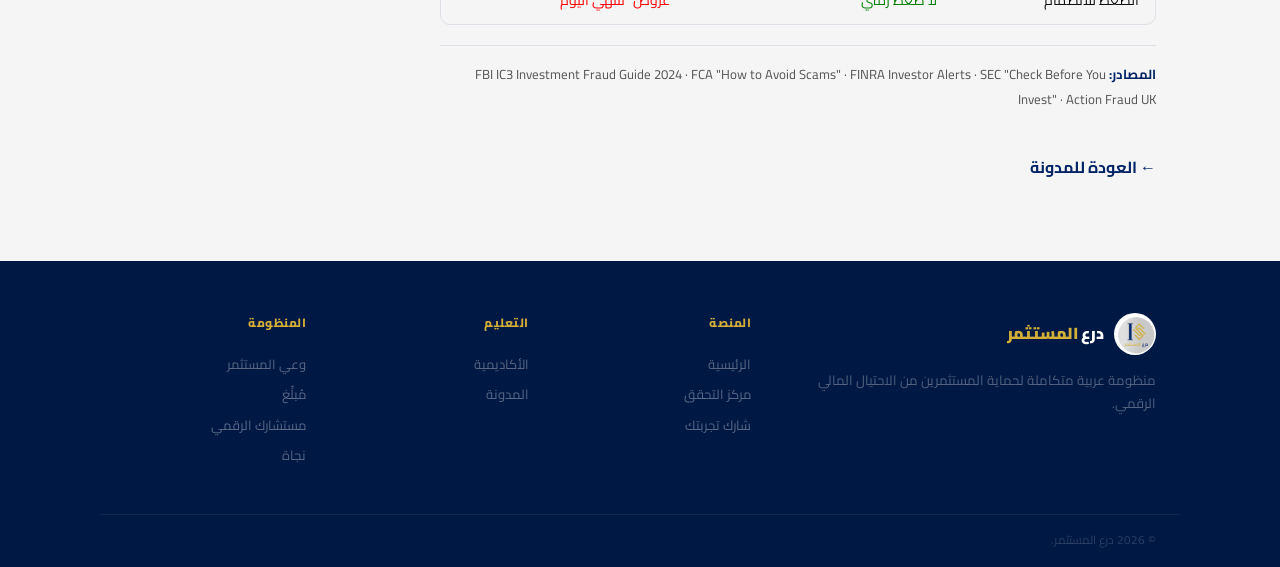
<file: blog/platform-check.html>
<!DOCTYPE html>
<html lang="ar" dir="rtl">
<head>
  <meta charset="UTF-8"><meta name="viewport" content="width=device-width, initial-scale=1.0">
  <title>دليل فحص المنصات المشبوهة — خطوة بخطوة | درع المستثمر</title>
  <meta name="description" content="دليل عملي شامل للتحقق من أي منصة استثمار أو تداول قبل إيداع أي مبلغ — 8 خطوات تكشف الاحتيال.">
  <meta property="og:title" content="دليل فحص المنصات المشبوهة — خطوة بخطوة">
  <meta property="og:type" content="article">
  <script type="application/ld+json">
  {"@context":"https://schema.org","@type":"Article","headline":"دليل فحص المنصات المشبوهة — خطوة بخطوة","author":{"@type":"Organization","name":"درع المستثمر"},"inLanguage":"ar"}
  </script>
  <link rel="preconnect" href="https://fonts.googleapis.com"><link rel="preconnect" href="https://fonts.gstatic.com" crossorigin>
  <link href="https://fonts.googleapis.com/css2?family=Cairo:wght@300;400;600;700;800;900&display=swap" rel="stylesheet">
  <link rel="stylesheet" href="../css/style.css">
</head>
<body>
<nav class="nav" id="nav">
  <div class="nav-inner">
    <a href="../index.html" class="nav-logo">
      <img src="../assets/logo.png" alt="درع المستثمر" onerror="this.style.display='none'">
      <span class="nav-logo-text">درع <span>المستثمر</span></span>
    </a>
    <div class="nav-links">
      <a href="../academy.html" class="nav-link">الأكاديمية</a>
      <a href="../verify.html" class="nav-link">مركز التحقق</a>
      <a href="../share.html" class="nav-link">شارك تجربتك</a>
      <a href="index.html" class="nav-link active">المدونة</a>
      <a href="../verify.html" class="btn btn-gold" style="padding:8px 20px;font-size:0.83rem;">ابدأ الفحص</a>
    </div>
    <button class="hamburger" id="hbg"><span></span><span></span><span></span></button>
  </div>
  <div class="mob" id="mob">
    <a href="../index.html">الرئيسية</a>
    <a href="../academy.html">الأكاديمية</a>
    <a href="../verify.html">مركز التحقق</a>
    <a href="index.html">المدونة</a>
  </div>
</nav>
<main>
  <div class="article-layout">
    <article>
      <span class="art-tag">دليل عملي</span>
      <h1 style="font-size:clamp(1.7rem,3vw,2.3rem);font-weight:900;color:var(--navy);line-height:1.25;margin-bottom:14px;">دليل فحص المنصات المشبوهة — خطوة بخطوة</h1>
      <div class="article-meta">
        <span>📖 12 دقيقة قراءة</span>
        <span>📅 2026</span>
        <span>✍️ فريق درع المستثمر</span>
      </div>
      <div class="article-body">
        <p>وصلتك "فرصة استثمارية" لا تُعوَّض؟ قبل أي خطوة، خصص 20 دقيقة لهذه الخطوات الثماني. إذا فشلت المنصة في أي منها — توقف.</p>
<h2 id="s1">الخطوات 1-4: الفحص التقني السريع</h2>
<p><strong>1. فحص عمر النطاق:</strong> اذهب لـ <a href="https://whois.domaintools.com" target="_blank" style="color:var(--navy);">whois.domaintools.com</a>، أدخل رابط المنصة. إذا تأسس الموقع منذ أقل من 12 شهراً — تحقق مضاعف مطلوب. أقل من 6 أشهر؟ علامة حمراء.</p>
<p><strong>2. فحص الترخيص:</strong> ما الهيئة الرقابية التي تدعي المنصة ترخيصها منها؟ اذهب مباشرة لموقع تلك الهيئة وابحث. لا نتيجة = لا ترخيص.</p>
<p><strong>3. البحث في القائمة السوداء:</strong> ابحث عن اسم المنصة في <a href="https://drive.google.com/open?id=1B1scVoycVYrZRZpQCREHiC2JrEL90HVTCP_rbWS8pqI" target="_blank" style="color:var(--navy);">قائمة درع المستثمر السوداء</a> وفي قوائم FCA وSEC للمنشآت غير المرخصة.</p>
<p><strong>4. البحث في Google:</strong> اكتب "اسم المنصة + احتيال" أو "اسم المنصة + scam". ابحث بالعربية والإنجليزية. شكاوى متكررة = علامة حمراء واضحة.</p>
<div class="article-callout">⏱️ <strong>قاعدة المستثمر الذكي:</strong> أي منصة تضغط عليك للانضمام "قبل انتهاء العرض" — هذا الضغط نفسه هو الإشارة التحذيرية الأهم.</div>
<h2 id="s2">الخطوات 5-8: التحقق العميق</h2>
<p><strong>5. تحقق من عنوان المكتب:</strong> هل يوجد عنوان فعلي مذكور؟ ابحث عنه في Google Maps. مبنى وهمي أو عنوان لا وجود له = مشكلة.</p>
<p><strong>6. اختبر دعم العملاء:</strong> أرسل سؤالاً بريدياً وراقب: هل يردون؟ كم تأخر ردهم؟ هل الرد عام أم مخصص؟ المنصات الاحتيالية غالباً ما تختفي بعد الإيداع.</p>
<p><strong>7. ابدأ بمبلغ صغير جداً:</strong> إذا قررت المضي — ابدأ بأقل مبلغ ممكن واطلب سحبه فوراً. منصة شرعية لا تضع عقبات أمام سحب أموالك.</p>
<p><strong>8. استشر قبل الإيداع الكبير:</strong> أي استثمار بأكثر من 1000$ يستحق استشارة مختص مالي مستقل — لا شخصاً أحالك للمنصة، لأنه مستفيد من إيداعك.</p>
<h2 id="s3">جدول المرجع السريع</h2>
<div style="overflow-x:auto;border-radius:var(--r);border:1px solid var(--border);margin:20px 0;">
<table style="width:100%;border-collapse:collapse;font-size:0.88rem;">
<thead><tr style="background:var(--navy);color:rgba(255,255,255,0.8);">
<th style="padding:12px 16px;text-align:right;">ما تفحصه</th>
<th style="padding:12px 16px;text-align:right;">آمن ✅</th>
<th style="padding:12px 16px;text-align:right;">خطر 🚨</th>
</tr></thead>
<tbody>
<tr style="border-bottom:1px solid var(--border);"><td style="padding:11px 16px;">عمر الموقع</td><td style="padding:11px 16px;color:green;">أكثر من 3 سنوات</td><td style="padding:11px 16px;color:red;">أقل من 6 أشهر</td></tr>
<tr style="border-bottom:1px solid var(--border);background:var(--bg);"><td style="padding:11px 16px;">الترخيص</td><td style="padding:11px 16px;color:green;">FCA / SEC / ASIC موثق</td><td style="padding:11px 16px;color:red;">أوفشور أو غير موجود</td></tr>
<tr style="border-bottom:1px solid var(--border);"><td style="padding:11px 16px;">وعود الأرباح</td><td style="padding:11px 16px;color:green;">عوائد متغيرة وواقعية</td><td style="padding:11px 16px;color:red;">أرباح مضمونة وثابتة</td></tr>
<tr style="border-bottom:1px solid var(--border);background:var(--bg);"><td style="padding:11px 16px;">السحب</td><td style="padding:11px 16px;color:green;">سهل وفوري</td><td style="padding:11px 16px;color:red;">رسوم مفاجئة أو تأخير</td></tr>
<tr><td style="padding:11px 16px;">الضغط للانضمام</td><td style="padding:11px 16px;color:green;">لا ضغط زمني</td><td style="padding:11px 16px;color:red;">عروض "تنتهي اليوم"</td></tr>
</tbody>
</table>
</div>
<p style="margin-top:20px;font-size:0.82rem;color:var(--muted);padding-top:16px;border-top:1px solid var(--border);"><strong>المصادر:</strong> FBI IC3 Investment Fraud Guide 2024 · FCA "How to Avoid Scams" · FINRA Investor Alerts · SEC "Check Before You Invest" · Action Fraud UK</p>
        <p style="margin-top:40px;"><a href="index.html" style="color:var(--navy);font-weight:700;">← العودة للمدونة</a></p>
      </div>
    </article>
    <aside>
      <div class="sidebar-box">
        <h4>محتوى المقال</h4>
        <a href="#s1" class="toc-link">المحتوى الأول</a>
        <a href="#s2" class="toc-link">المحتوى الثاني</a>
        <a href="#s3" class="toc-link">المحتوى الثالث</a>
      </div>
      <div class="sidebar-cta">
        <p>افحص أي منصة مشبوهة الآن — مجاناً وفورياً</p>
        <a href="../verify.html" class="btn btn-gold" style="width:100%;justify-content:center;margin-top:4px;">ابدأ الفحص</a>
      </div>
    </aside>
  </div>
</main>
<footer class="footer">
  <div class="footer-inner">
    <div class="footer-brand">
      <div class="footer-logo">
        <img src="../assets/logo.png" alt="درع المستثمر" onerror="this.style.display='none'">
        <span class="footer-logo-text">درع <span>المستثمر</span></span>
      </div>
      <p>منظومة عربية متكاملة لحماية المستثمرين من الاحتيال المالي الرقمي.</p>
    </div>
    <div class="footer-col"><h4>المنصة</h4><a href="../index.html">الرئيسية</a><a href="../verify.html">مركز التحقق</a><a href="../share.html">شارك تجربتك</a></div>
    <div class="footer-col"><h4>التعليم</h4><a href="../academy.html">الأكاديمية</a><a href="index.html">المدونة</a></div>
    <div class="footer-col"><h4>المنظومة</h4><a href="#">وعي المستثمر</a><a href="#">مُبلِّغ</a><a href="#">مستشارك الرقمي</a><a href="#">نجاة</a></div>
  </div>
  <div class="footer-bottom"><span>© 2026 درع المستثمر.</span></div>
</footer>
<script src="../js/main.js"></script>
</body>
</html>
</file>
<file: css/style.css>
/* ── TOKENS ──────────────────────────── */
:root {
  --navy:   #002366; --navy-d: #001844; --navy-m: #003080; --navy-l: #e8edf7;
  --gold:   #d4af37; --gold-d: #b8952a; --gold-l: #fdf8e7;
  --bg:     #f5f5f5; --white:  #ffffff; --text:   #111111;
  --muted:  #555555; --border: rgba(0,35,102,0.10);
  --r: 10px; --rl: 16px; --font: 'Cairo', sans-serif;
}
*, *::before, *::after { box-sizing: border-box; margin: 0; padding: 0; }
html { scroll-behavior: smooth; }
body { font-family: var(--font); background: var(--bg); color: var(--text); direction: rtl; line-height: 1.7; -webkit-font-smoothing: antialiased; }
a { text-decoration: none; color: inherit; }
img { max-width: 100%; display: block; }
.container { max-width: 1080px; margin: 0 auto; padding: 0 24px; }
.eyebrow { font-size:11px; font-weight:700; letter-spacing:2.5px; text-transform:uppercase; color:var(--gold); display:block; margin-bottom:10px; }
.eyebrow-navy { color: var(--navy); }
.section { padding: 80px 0; }
.section-white { background: var(--white); }
.section-dark  { background: var(--navy-d); }
.section-header { margin-bottom: 48px; }
.section-title { font-size: clamp(1.6rem,2.8vw,2.2rem); font-weight:800; color:var(--text); margin-bottom:12px; letter-spacing:-0.3px; line-height:1.25; }
.title-light { color: var(--white); }
.section-sub { font-size:1rem; color:var(--muted); max-width:520px; line-height:1.8; }
.sub-light { color: rgba(255,255,255,0.50); }
.gold-bar { width:48px; height:3px; background:var(--gold); border-radius:2px; margin-bottom:20px; }

/* BUTTONS */
.btn { display:inline-flex; align-items:center; gap:8px; font-family:var(--font); font-weight:700; font-size:0.9rem; padding:12px 26px; border-radius:var(--r); border:none; cursor:pointer; transition:all 0.18s; white-space:nowrap; }
.btn-gold  { background:var(--gold); color:var(--navy-d); }
.btn-gold:hover  { background:var(--gold-d); transform:translateY(-1px); box-shadow:0 6px 20px rgba(212,175,55,0.35); }
.btn-white { background:transparent; color:var(--white); border:1.5px solid rgba(255,255,255,0.40); }
.btn-white:hover { background:rgba(255,255,255,0.10); border-color:var(--white); }
.btn-navy  { background:transparent; color:var(--navy); border:1.5px solid var(--navy); }
.btn-navy:hover  { background:var(--navy); color:var(--white); }
.btn-lg { padding:14px 32px; font-size:1rem; }

/* NAV */
.nav { position:fixed; top:0; left:0; right:0; z-index:300; background:rgba(0,24,68,0.97); backdrop-filter:blur(16px); border-bottom:1px solid rgba(212,175,55,0.18); transition:box-shadow 0.2s; }
.nav-inner { max-width:1080px; margin:0 auto; padding:0 24px; height:64px; display:flex; align-items:center; justify-content:space-between; }
.nav-logo { display:flex; align-items:center; gap:10px; }
.nav-logo img { height:40px; width:40px; object-fit:contain; border-radius:50%; }
.nav-logo-text { font-size:1.05rem; font-weight:900; color:var(--white); }
.nav-logo-text span { color:var(--gold); }
.nav-links { display:flex; align-items:center; gap:2px; }
.nav-link { font-size:0.83rem; font-weight:600; color:rgba(255,255,255,0.65); padding:7px 12px; border-radius:8px; transition:all 0.15s; }
.nav-link:hover, .nav-link.active { background:rgba(255,255,255,0.08); color:var(--white); }
.hamburger { display:none; flex-direction:column; gap:5px; background:none; border:none; cursor:pointer; padding:4px; }
.hamburger span { display:block; width:22px; height:2px; background:var(--white); border-radius:2px; }
.mob { display:none; flex-direction:column; background:var(--navy-d); padding:12px 24px 18px; border-top:1px solid rgba(255,255,255,0.07); }
.mob a { color:rgba(255,255,255,0.72); padding:10px 0; font-size:0.9rem; font-weight:600; border-bottom:1px solid rgba(255,255,255,0.06); }
.mob.open { display:flex; }

/* PAGE HERO */
.page-hero { background:linear-gradient(135deg,var(--navy-d) 0%,var(--navy) 55%,var(--navy-m) 100%); padding:120px 24px 70px; text-align:center; position:relative; overflow:hidden; }
.page-hero::before { content:''; position:absolute; inset:0; background:radial-gradient(ellipse 60% 50% at 50% 50%,rgba(212,175,55,0.08) 0%,transparent 70%); pointer-events:none; }
.page-hero h1 { font-size:clamp(1.8rem,3.5vw,2.8rem); font-weight:900; color:var(--white); margin-bottom:14px; letter-spacing:-0.4px; }
.page-hero h1 span { color:var(--gold); }
.page-hero p { font-size:1rem; color:rgba(255,255,255,0.55); max-width:520px; margin:0 auto 28px; line-height:1.85; }

/* CARDS */
.cards-3 { display:grid; grid-template-columns:repeat(3,1fr); gap:20px; }
.cards-2 { display:grid; grid-template-columns:repeat(2,1fr); gap:20px; }
.card-base { background:var(--bg); border:1px solid var(--border); border-radius:var(--rl); padding:28px 22px; transition:all 0.22s; }
.card-base:hover { transform:translateY(-4px); box-shadow:0 12px 36px rgba(0,35,102,0.12); border-color:var(--gold); }
.card-white { background:var(--white); }
.card-dark  { background:rgba(255,255,255,0.04); border:1px solid rgba(212,175,55,0.14); }
.card-dark:hover { border-color:var(--gold); background:rgba(212,175,55,0.06); }
.feat-icon { width:50px; height:50px; border-radius:12px; background:var(--navy-l); display:flex; align-items:center; justify-content:center; font-size:22px; margin-bottom:16px; }
.feat-badge { font-size:0.67rem; font-weight:700; padding:2px 10px; border-radius:20px; background:var(--gold-l); color:var(--gold-d); border:1px solid rgba(212,175,55,0.25); display:inline-block; margin-bottom:10px; }
.feat-link { display:inline-flex; align-items:center; gap:6px; font-size:0.82rem; font-weight:700; color:var(--navy); border:1.5px solid var(--navy); padding:7px 16px; border-radius:8px; transition:all 0.15s; font-family:var(--font); margin-top:auto; }
.feat-link:hover { background:var(--navy); color:var(--white); }

/* ALGO STEPS */
.algo-wrap { max-width:700px; margin:0 auto; }
.astep { display:grid; grid-template-columns:52px 1fr; position:relative; }
.astep:not(:last-child)::after { content:''; position:absolute; top:50px; right:24px; width:2px; height:calc(100% - 14px); }
.astep.dark-line:not(:last-child)::after { background:rgba(255,255,255,0.08); }
.astep.light-line:not(:last-child)::after { background:rgba(0,35,102,0.12); }
.aleft { display:flex; justify-content:center; }
.anum { width:42px; height:42px; border-radius:50%; display:flex; align-items:center; justify-content:center; font-size:16px; font-weight:900; position:relative; z-index:1; flex-shrink:0; }
.anum-gold  { border:2px solid var(--gold);  background:rgba(212,175,55,0.10); color:var(--gold); }
.anum-navy  { border:2px solid var(--navy);  background:var(--navy-l);           color:var(--navy); }
.aright { padding:0 0 30px; margin-right:16px; }
.atitle-row { display:flex; align-items:center; gap:10px; margin-bottom:9px; margin-top:7px; }
.aemoji { font-size:18px; }
.atitle       { font-size:1.02rem; font-weight:800; color:var(--white); }
.atitle-dark  { color:var(--navy); }
.adesc        { font-size:0.88rem; color:rgba(255,255,255,0.52); line-height:1.8; margin-bottom:11px; }
.adesc-dark   { color:var(--muted); }
.afact       { border-right:3px solid var(--gold); border-radius:8px; padding:10px 14px; font-size:0.81rem; line-height:1.65; display:flex; align-items:flex-start; gap:8px; }
.afact-dark  { background:rgba(212,175,55,0.07); color:rgba(255,255,255,0.45); }
.afact-light { background:var(--gold-l); color:#4a3800; }
.afact strong { color:var(--gold-d); }

/* BLOG */
.blog-grid { display:grid; grid-template-columns:repeat(2,1fr); gap:20px; }
.bcard { background:var(--white); border:1px solid var(--border); border-radius:var(--rl); padding:24px; transition:all 0.2s; display:flex; flex-direction:column; gap:10px; }
.bcard:hover { box-shadow:0 6px 24px rgba(0,35,102,0.10); transform:translateY(-2px); border-color:var(--gold); }
.btag { font-size:0.68rem; font-weight:700; padding:2px 10px; border-radius:20px; align-self:flex-start; background:var(--gold-l); color:var(--gold-d); border:1px solid rgba(212,175,55,0.25); display:inline-block; }
.bcard h3 { font-size:0.95rem; font-weight:800; color:var(--navy); line-height:1.4; }
.bcard p { font-size:0.83rem; color:var(--muted); line-height:1.7; flex:1; }
.bmeta { display:flex; justify-content:space-between; align-items:center; font-size:0.74rem; color:#999; padding-top:10px; border-top:1px solid var(--border); margin-top:auto; }
.blink { color:var(--navy); font-weight:700; }
.blink:hover { color:var(--gold-d); }

/* ARTICLE */
.article-layout { max-width:1080px; margin:0 auto; padding:60px 24px; display:grid; grid-template-columns:1fr 260px; gap:56px; align-items:start; }
.article-body { font-size:1rem; line-height:1.9; color:var(--text); }
.article-body h2 { font-size:1.25rem; font-weight:800; color:var(--navy); margin:40px 0 14px; padding-right:14px; border-right:3px solid var(--gold); }
.article-body p  { margin-bottom:18px; }
.article-body ul, .article-body ol { padding-right:22px; margin-bottom:18px; }
.article-body li { margin-bottom:8px; }
.article-body strong { color:var(--navy); font-weight:700; }
.article-callout { background:var(--gold-l); border-right:3px solid var(--gold); border-radius:8px; padding:14px 18px; margin:22px 0; color:#4a3800; font-size:0.92rem; line-height:1.75; }
.article-warn    { background:#fff8e6; border-right:3px solid #e6a817; border-radius:8px; padding:14px 18px; margin:22px 0; font-size:0.92rem; line-height:1.75; }
.article-meta { display:flex; gap:14px; font-size:0.82rem; color:var(--muted); padding-bottom:22px; border-bottom:3px solid var(--gold); margin-bottom:32px; flex-wrap:wrap; }
.art-tag { font-size:0.7rem; font-weight:700; padding:2px 10px; border-radius:20px; background:var(--gold-l); color:var(--gold-d); border:1px solid rgba(212,175,55,0.25); display:inline-block; margin-bottom:14px; }
.sidebar-box { background:var(--bg); border:1px solid var(--border); border-radius:var(--rl); padding:18px; margin-bottom:16px; position:sticky; top:82px; }
.sidebar-box h4 { font-size:0.78rem; font-weight:700; color:var(--muted); margin-bottom:12px; text-transform:uppercase; letter-spacing:0.5px; }
.toc-link { display:block; font-size:0.83rem; color:var(--muted); padding:5px 0; border-bottom:1px solid var(--border); transition:color 0.2s; }
.toc-link:hover { color:var(--navy); }
.toc-link:last-child { border-bottom:none; }
.sidebar-cta { background:var(--navy); border-radius:var(--rl); padding:18px; text-align:center; margin-top:14px; }
.sidebar-cta p { color:rgba(255,255,255,0.72); font-size:0.85rem; margin-bottom:12px; line-height:1.6; }

/* FOOTER */
.footer { background:var(--navy-d); padding:52px 0 0; }
.footer-inner { max-width:1080px; margin:0 auto; padding:0 24px 44px; display:grid; grid-template-columns:2fr 1fr 1fr 1fr; gap:40px; border-bottom:1px solid rgba(255,255,255,0.06); }
.footer-logo { display:flex; align-items:center; gap:10px; margin-bottom:14px; }
.footer-logo img { height:42px; width:42px; object-fit:contain; border-radius:50%; }
.footer-logo-text { font-size:1rem; font-weight:900; color:var(--white); }
.footer-logo-text span { color:var(--gold); }
.footer-brand p { font-size:0.83rem; color:rgba(255,255,255,0.32); line-height:1.8; }
.footer-col h4 { font-size:0.75rem; font-weight:800; color:var(--gold); margin-bottom:16px; letter-spacing:0.5px; text-transform:uppercase; }
.footer-col a { display:block; font-size:0.82rem; color:rgba(255,255,255,0.35); padding:4px 0; transition:color 0.15s; }
.footer-col a:hover { color:var(--gold); }
.footer-bottom { max-width:1080px; margin:0 auto; padding:16px 24px; display:flex; justify-content:space-between; flex-wrap:wrap; gap:8px; font-size:0.73rem; color:rgba(255,255,255,0.17); }

/* CTA */
.cta-section { background:linear-gradient(135deg,var(--navy) 0%,var(--navy-m) 100%); padding:80px 24px; text-align:center; }
.cta-section h2 { font-size:clamp(1.6rem,2.5vw,2.2rem); font-weight:900; color:var(--white); margin-bottom:12px; }
.cta-section h2 span { color:var(--gold); }
.cta-section p { color:rgba(255,255,255,0.52); font-size:1rem; margin-bottom:28px; line-height:1.75; }
.cta-actions { display:flex; gap:12px; justify-content:center; flex-wrap:wrap; }

/* REVEAL */
.reveal { opacity:0; transform:translateY(20px); transition:opacity 0.5s ease, transform 0.5s ease; }
.reveal.on { opacity:1; transform:none; }

/* RESPONSIVE */
@media(max-width:960px) {
  .cards-3 { grid-template-columns:1fr; }
  .blog-grid { grid-template-columns:1fr; }
  .article-layout { grid-template-columns:1fr; }
  .sidebar-box { display:none; }
  .footer-inner { grid-template-columns:1fr 1fr; }
}
@media(max-width:640px) {
  .nav-links { display:none; }
  .hamburger { display:flex; }
  .section { padding:56px 0; }
  .cards-2 { grid-template-columns:1fr; }
  .cta-actions { flex-direction:column; align-items:center; }
  .footer-inner { grid-template-columns:1fr; }
  .page-hero { padding:100px 24px 56px; }
}
@media(prefers-reduced-motion:reduce) { *,*::before,*::after { animation:none!important; transition:none!important; } }
</file>
